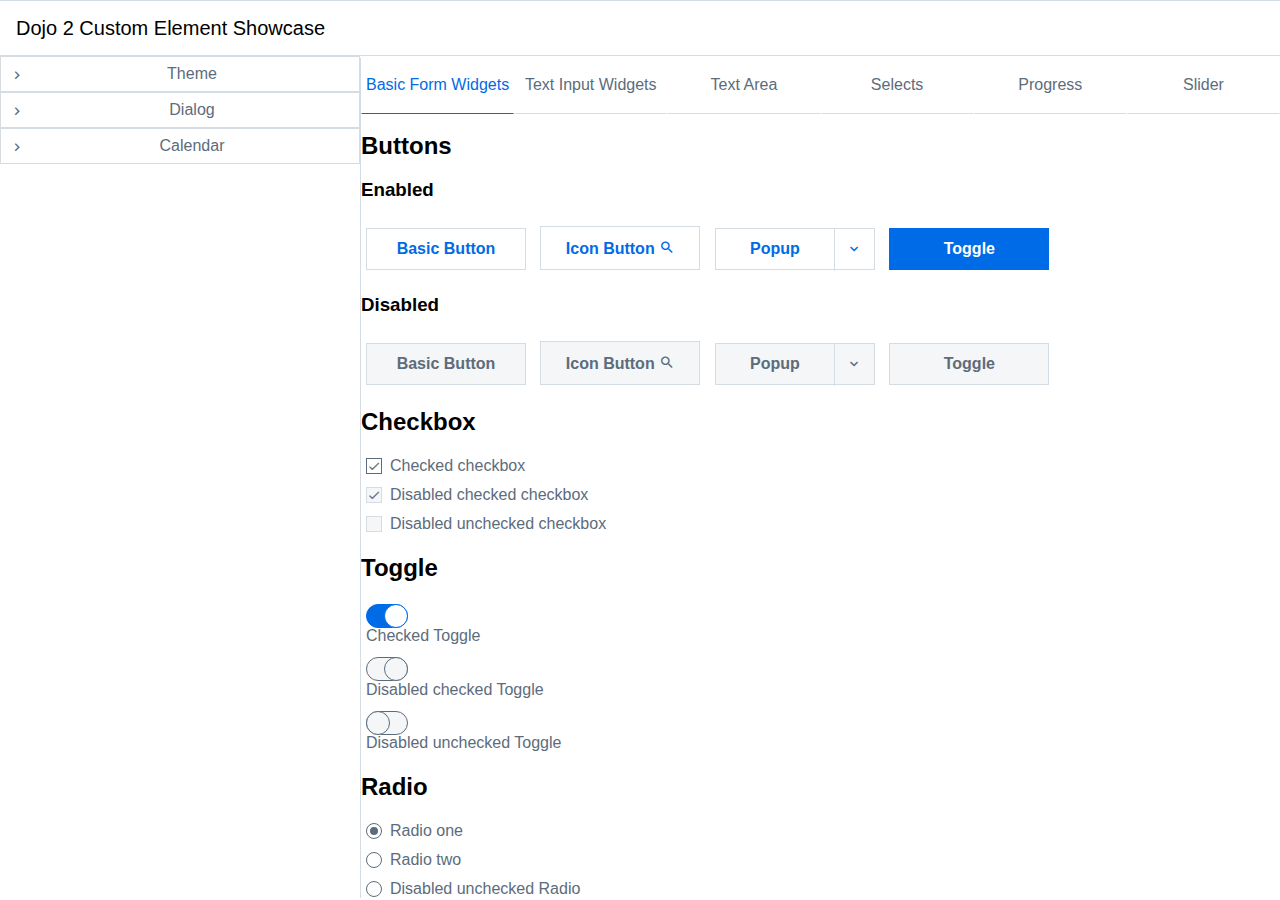
<file: custom-element-showcase/index.html>
<!DOCTYPE html>
<html lang="en">
	<head>
		<title>Dojo 2 Custom Element Showcase</title>
		<meta name="theme-color" content="#222127">
		<meta name="viewport" content="width=device-width, initial-scale=1">
		<script src="custom-elements/custom-elements.min.js"></script>
		<link rel="stylesheet" href="widgets/split-pane/split-pane-0.7.0.css"/>
		<link rel="stylesheet" href="widgets/tab-controller/tab-controller-0.7.0.css"/>
		<link rel="stylesheet" href="widgets/tab/tab-0.7.0.css"/>
		<link rel="stylesheet" href="widgets/button/button-0.7.0.css"/>
		<link rel="stylesheet" href="widgets/icon/icon-0.7.0.css"/>
		<link rel="stylesheet" href="widgets/text-input/text-input-0.7.0.css"/>
		<link rel="stylesheet" href="widgets/accordion-pane/accordion-pane-0.7.0.css"/>
		<link rel="stylesheet" href="widgets/toolbar/toolbar-0.7.0.css"/>
		<link rel="stylesheet" href="widgets/dialog/dialog-0.7.0.css"/>
		<link rel="stylesheet" href="widgets/calendar/calendar-0.7.0.css"/>
		<link rel="stylesheet" href="widgets/title-pane/title-pane-0.7.0.css"/>
		<link rel="stylesheet" href="widgets/text-area/text-area-0.7.0.css"/>
		<link rel="stylesheet" href="widgets/slider/slider-0.7.0.css"/>
		<link rel="stylesheet" href="widgets/label/label-0.7.0.css"/>
		<link rel="stylesheet" href="widgets/checkbox/checkbox-0.7.0.css"/>
		<link rel="stylesheet" href="widgets/select/select-0.7.0.css"/>
		<link rel="stylesheet" href="widgets/progress/progress-0.7.0.css"/>
		<link rel="stylesheet" href="widgets/radio/radio-0.7.0.css"/>
		<link rel="stylesheet" href="widgets/time-picker/time-picker-0.7.0.css"/>
		<link rel="stylesheet" href="widgets/enhanced-text-input/enhanced-text-input-0.7.0.css"/>
		<link rel="stylesheet" href="themes/dojo/dojo-0.7.0.css">
		<style>
			html,
			body {
				margin: 0;
				padding: 0;
				width: 100%;
				height: 100%;
				font-family: arial;
			}

			body {
				display: flex;
				flex-direction: column;
			}

			.split-pane-holder {
				flex: 1;
				overflow: hidden;
			}

			.ce-layout {
				margin: 5px;
				display: inline-block;
			}

			.ce-block {
				display: block;
			}

			.vertical-slider {
				margin-left: 20px;
				display: inline-block;
			}
		</style>
	</head>
	<body>
		<script src="themes/dojo/dojo-0.7.0.js"></script>
		<dojo-toolbar id="dojoToolbar"></dojo-toolbar>
		<div class="split-pane-holder">
			<dojo-split-pane id="dojoSplitPane">
				<dojo-accordion-pane id="dojoAccordianPane">
					<dojo-title-pane id="themePane" key="theme-pane" title="Theme"></dojo-title-pane>
					<dojo-title-pane key="dialog-pane" title="Dialog">
						<dojo-button id="dojoDialogButton">Open Dialog</dojo-button>
						<dojo-dialog id="dojoDialog" title="Dialog"></dojo-dialog>
					</dojo-title-pane>
					<dojo-title-pane key="calendar-pane" title="Calendar">
							<dojo-calendar id="dojoCalendar"></dojo-calendar>
							<dojo-dom id="dojoCalendarLabel" tag="div"></dojo-dom>
					</dojo-title-pane>
				</dojo-accordion-pane>
				<dojo-tab-controller id="dojoTabController">
					<dojo-tab id="dojoTabBasic">
						<div>
							<h2>Buttons</h2>
							<h3>Enabled</h3>
							<dojo-button class="ce-layout">Basic Button</dojo-button>
							<dojo-button class="ce-layout">Icon Button <dojo-icon type="searchIcon"></dojo-icon></dojo-button>
							<dojo-button class="ce-layout" id="dojoEnabledPopupButton">Popup</dojo-button>
							<dojo-button class="ce-layout" id="dojoEnabledToggleButton">Toggle</dojo-button>
							<h3>Disabled</h3>
							<dojo-button class="ce-layout" id="dojoDisabledBasicButton">Basic Button</dojo-button>
							<dojo-button class="ce-layout" id="dojoDisabledIconButton">Icon Button <dojo-icon type="searchIcon"></dojo-icon></dojo-button>
							<dojo-button class="ce-layout" id="dojoDisabledPopupButton">Popup</dojo-button>
							<dojo-button class="ce-layout" id="dojoDisabledToggleButton">Toggle</dojo-button>
							<h2>Checkbox</h2>
							<dojo-checkbox class="ce-layout ce-block" id="dojoCheckedCheckbox" label="Checked checkbox"></dojo-checkbox>
							<dojo-checkbox class="ce-layout ce-block" id="dojoDisabledCheckedCheckbox" label="Disabled checked checkbox"></dojo-checkbox>
							<dojo-checkbox class="ce-layout ce-block" id="dojoDisabledUnCheckedCheckbox" label="Disabled unchecked checkbox"></dojo-checkbox>
							<h2>Toggle</h2>
							<dojo-checkbox class="ce-layout ce-block" id="dojoCheckedToggle" mode="toggle" label="Checked Toggle"></dojo-checkbox>
							<dojo-checkbox class="ce-layout ce-block" id="dojoDisabledCheckedToggle" mode="toggle" label="Disabled checked Toggle"></dojo-checkbox>
							<dojo-checkbox class="ce-layout ce-block" id="dojoDisabledUnCheckedToggle" mode="toggle" label="Disabled unchecked Toggle"></dojo-checkbox>
							<h2>Radio</h2>
							<dojo-radio class="ce-layout ce-block" id="dojoRadioOne" value="radioGroupOne" label="Radio one"></dojo-radio>
							<dojo-radio class="ce-layout ce-block" id="dojoRadioTwo" value="radioGroupOne" label="Radio two"></dojo-radio>
							<dojo-radio class="ce-layout ce-block" id="dojoDisabledUnCheckedRadio" label="Disabled unchecked Radio"></dojo-radio>
						</div>
					</dojo-tab>
					<dojo-tab id="dojoTabInputs">
						<div>
							<h2>Text Input</h2>
							<dojo-text-input class="ce-layout ce-block" id="dojoTextInput" label="Plain Text Input"></dojo-text-input>
							<dojo-text-input class="ce-layout ce-block" id="dojoRequiredTextInput" placeholder="World" label="Required Text Input"></dojo-text-input>
							<dojo-text-input class="ce-layout ce-block" id="dojoEmailTextInput" label="Email Text Input" type="email" type="email" placeholder="Email Address"></dojo-text-input>
							<dojo-text-input class="ce-layout ce-block" id="dojoDisabledTextInput" label="Disabled Text Input"></dojo-text-input>
							<h2>Enhanced Text Input</h2>
							<dojo-enhanced-text-input class="ce-layout ce-block" id="dojoTwitterEnhancedInput" label="Twitter Username" placeholder="username"></dojo-enhanced-text-input>
							<dojo-enhanced-text-input class="ce-layout ce-block" id="dojoPriceEnhancedInput" label="Price, rounded to the nearest dollar" type="number"></dojo-enhanced-text-input>
							<h2>Time Picker</h2>
							<div>Basic Time Picker</div>
							<dojo-time-picker class="ce-layout" id="dojoBasicTimePicker" label="Basic Time Picker"></dojo-time-picker>
						</div>
					</dojo-tab>
					<dojo-tab id="dojoTabTextArea">
						<div>
							<h2>Text Area</h2>
							<div>Example Text Area</div>
							<dojo-text-area id="dojoTextarea"></dojo-text-area>
							<div>Disabled Text Area</div>
							<dojo-text-area id="dojoDisabledTextarea"></dojo-text-area>
						</div>
					</dojo-tab>
					<dojo-tab id="dojoTabSelects">
						<div>
							<h2>Selects</h2>
							<dojo-select id="dojoSimpleSelect" label="Simple string array"></dojo-select>
							<dojo-select id="dojoSimpleDisabledSelect" label="Simple string array (disabled)"></dojo-select>
							<dojo-select id="dojoNativeSelect" label="Simple string array (native)"></dojo-select>
							<dojo-select id="dojoDisabledNativeSelect" label="Simple string array (native, disabled)"></dojo-select>
							<dojo-select id="dojoComplexSelect" label="Complex options array"></dojo-select>
							<dojo-select id="dojoComplexNativeSelect" label="Complex options array (native)"></dojo-select>
						</div>
					</dojo-tab>
					<dojo-tab id="dojoTabProgress">
						<div>
							<h2>Progress Bars</h2>
							<div>value: 50%</div>
							<dojo-progress id="dojoProgress"></dojo-progress>
							<div>value: 0.3, max: 1</div>
							<dojo-progress id="dojoProgressMaxOne"></dojo-progress>
							<div>value: 250, custom output function</div>
							<dojo-progress id="dojoProgressCustomOutput"></dojo-progress>
							<div>value: 10, showOutput: false</div>
							<dojo-progress id="dojoProgressNoOutput"></dojo-progress>
						</div>
					</dojo-tab>
					<dojo-tab id="dojoTabSlider">
						<div>
							<h2>Sliders</h2>
							<div>Horizontal slider, value: 50</div>
							<dojo-slider id="dojoSlider" label="'How much do you like tribbles?'"></dojo-slider>
							<div>Disabled slider, value: 30</div>
							<dojo-slider id="dojoDisabledSlider" label="Disabled Slider"></dojo-slider>
							<div>Vertical slider with validation</div>
							<dojo-slider id="dojoVerticalSlider"></dojo-slider>
						</div>
					</dojo-tab>
				</dojo-tab-controller>
			</dojo-split-pane>
		</div>

		<script async src="widgets/calendar/calendar-0.7.0.js"></script>
		<script async src="widgets/button/button-0.7.0.js"></script>
		<script async src="widgets/icon/icon-0.7.0.js"></script>
		<script async src="widgets/text-input/text-input-0.7.0.js"></script>
		<script async src="widgets/tab/tab-0.7.0.js"></script>
		<script async src="widgets/tab-controller/tab-controller-0.7.0.js"></script>
		<script async src="widgets/text-area/text-area-0.7.0.js"></script>
		<script async src="widgets/slider/slider-0.7.0.js"></script>
		<script async src="widgets/select/select-0.7.0.js"></script>
		<script async src="widgets/title-pane/title-pane-0.7.0.js"></script>
		<script async src="widgets/dialog/dialog-0.7.0.js"></script>
		<script async src="widgets/accordion-pane/accordion-pane-0.7.0.js"></script>
		<script async src="widgets/split-pane/split-pane-0.7.0.js"></script>
		<script async src="widgets/toolbar/toolbar-0.7.0.js"></script>
		<script async src="widgets/label/label-0.7.0.js"></script>
		<script async src="widgets/progress/progress-0.7.0.js"></script>
		<script async src="widgets/radio/radio-0.7.0.js"></script>
		<script async src="widgets/checkbox/checkbox-0.7.0.js"></script>
		<script async src="widgets/enhanced-text-input/enhanced-text-input-0.7.0.js"></script>
		<script async src="widgets/time-picker/time-picker-0.7.0.js"></script>
		<script>
			// Main Tool Bar
			var menu = document.getElementById('dojoToolbar');
			menu.collapseWidth = 700;
			menu.fixed = true;
			menu.heading = 'Dojo 2 Custom Element Showcase';

			// Split Pane
			var splitpane = document.getElementById('dojoSplitPane');
			splitpane.size = 360;
			splitpane.addEventListener('resize', function (event) {
				splitpane.size = event.detail[0];
			});

			// Accordian
			var panes = document.getElementById('dojoAccordianPane');
			var openPaneKeys = [];
			panes.addEventListener('requestopen', function (event) {
				var openKey = event.detail[0];
				var keyIndex = openPaneKeys.indexOf(openKey);
				if (keyIndex === -1) {
					openPaneKeys.push(openKey);
				}
				panes.openKeys = openPaneKeys;
			});
			panes.addEventListener('requestclose', function (event) {
				var openKey = event.detail[0];
				var keyIndex = openPaneKeys.indexOf(openKey);
				if (keyIndex !== -1) {
					openPaneKeys.splice(keyIndex, 1);
				}
				panes.openKeys = openPaneKeys;
			});

			// Theme
			var themePane = document.getElementById('themePane');
			var themes = Object.keys(window.dojoce.themes);
			var currentTheme = window.dojoce.theme;
			var selectedRadio;

			themes.forEach(function (theme) {
				var radio = document.createElement('dojo-radio');
				radio.checked = theme === currentTheme;
				if (radio.checked) {
					selectedRadio = radio;
				}
				radio.addEventListener('change', function (event) {
					if (event.detail) {
						window.dojoce.theme = event.detail[0];
						selectedRadio.checked = false;
						radio.checked = true;
						selectedRadio = radio;
					}
				});
				radio.setAttribute('label', theme);
				radio.setAttribute('value', theme);
				themePane.appendChild(radio);
			});

			// Calendar
			var calendar = document.getElementById('dojoCalendar');
			var selectedDate = document.getElementById('dojoCalendarLabel');

			calendar.selectedDate = new Date();
			selectedDate.setAttribute('label', calendar.selectedDate.toDateString());
			calendar.addEventListener('monthchange', function (event) {
				calendar.month = event.detail[0];
			});
			calendar.addEventListener('yearchange', function (event) {
				calendar.year = event.detail[0];
			});
			calendar.addEventListener('dateselect', function (event) {
				calendar.selectedDate = event.detail[0];
				selectedDate.setAttribute('label', calendar.selectedDate.toDateString());
			});

			// Dialog
			var dialog = document.getElementById('dojoDialog');
			var openDialogButton = document.getElementById('dojoDialogButton');
			dialog.modal = true;
			dialog.underlay = true;
			dialog.closeable = true;
			dialog.open = false;
			openDialogButton.addEventListener('click', function () {
				dialog.open = true;
			});
			dialog.addEventListener('requestclose', function () {
				dialog.open = false;
			});

			// Tab Controller
			var tabController = document.getElementById('dojoTabController');
			var basicTab = document.getElementById('dojoTabBasic');
			var inputsTab = document.getElementById('dojoTabInputs');
			var textareaTab = document.getElementById('dojoTabTextArea');
			var selectsTab = document.getElementById('dojoTabSelects');
			var progressTab = document.getElementById('dojoTabProgress');
			var sliderTab = document.getElementById('dojoTabSlider');

			tabController.activeIndex = 0;
			tabController.addEventListener('requesttabchange', function (event) {
				tabController.activeIndex = event.detail[0];
			});

			// Basic Form Widgets
			basicTab.label = "Basic Form Widgets";

			// Buttons

			var popupButton = document.getElementById('dojoEnabledPopupButton');
			var toggleButton = document.getElementById('dojoEnabledToggleButton');
			var disabledBasicButton = document.getElementById('dojoDisabledBasicButton');
			var disabledIconButton = document.getElementById('dojoDisabledIconButton');
			var disabledPopupButton = document.getElementById('dojoDisabledPopupButton');
			var disabledToggleButton = document.getElementById('dojoDisabledToggleButton');

			toggleButton.pressed = true;

			toggleButton.addEventListener('click', function () {
				toggleButton.pressed = !toggleButton.pressed;
			});
			popupButton.popup = {
				expanded: false,
				id: 'dojoPopupButton'
			};

			disabledBasicButton.disabled = true;
			disabledIconButton.disabled = true;
			disabledPopupButton.popup = {
				expanded: false,
				id: 'dojoPopupButton'
			};
			disabledPopupButton.disabled = true;
			disabledToggleButton.disabled = true;
			disabledToggleButton.addEventListener('click', function () {
				disabledToggleButton.pressed = !disabledToggleButton.pressed;
			});

			// Checkbox
			var checkbox = document.getElementById('dojoCheckedCheckbox');
			var disabledCheckedCheckbox = document.getElementById('dojoDisabledCheckedCheckbox');
			var disabledCheckbox = document.getElementById('dojoDisabledUnCheckedCheckbox');

			checkbox.checked = true;
			checkbox.addEventListener('change', function () {
				checkbox.checked = !checkbox.checked;
			});

			disabledCheckedCheckbox.checked = true;
			disabledCheckedCheckbox.disabled = true;
			disabledCheckbox.disabled = true;

			// Toggle
			var toggle = document.getElementById('dojoCheckedToggle');
			var disabledCheckedToggle = document.getElementById('dojoDisabledCheckedToggle');
			var disabledUnCheckedToggle = document.getElementById('dojoDisabledUnCheckedToggle');

			toggle.checked = true;
			toggle.addEventListener('change', function () {
				toggle.checked = !toggle.checked;
			});

			disabledCheckedToggle.disabled = true;
			disabledCheckedToggle.checked = true;
			disabledUnCheckedToggle.disabled = true;
			disabledUnCheckedToggle.checked = false;

			// Radio
			var radioOne = document.getElementById('dojoRadioOne');
			var radioTwo = document.getElementById('dojoRadioTwo');
			var disabledRadio = document.getElementById('dojoDisabledUnCheckedRadio');

			radioOne.checked = true;

			// Text Input Widgets
			inputsTab.label = "Text Input Widgets";

			var textInput = document.getElementById('dojoTextInput');
			var requiredInput = document.getElementById('dojoRequiredTextInput');
			var emailInput = document.getElementById('dojoEmailTextInput');
			var disabledInput = document.getElementById('dojoDisabledTextInput');
			var twitterInput = document.getElementById('dojoTwitterEnhancedInput');
			var priceInput = document.getElementById('dojoPriceEnhancedInput');

			textInput.addEventListener('input', function () {
				if (event.detail) {
					textInput.setAttribute('value', event.detail[0]);
				}
			});

			requiredInput.addEventListener('input', function () {
				if (event.detail) {
					requiredInput.setAttribute('value', event.detail[0]);
				}
			});

			emailInput.addEventListener('input', function () {
				if (event.detail) {
					emailInput.setAttribute('value', event.detail[0]);
				}
			});

			requiredInput.required = true;
			disabledInput.value = "Initial Value";
			disabledInput.disabled = true;
			disabledInput.readOnly = true;

			twitterInput.addonBefore = [ '@' ];
			priceInput.addonBefore = [ '$' ];
			priceInput.addonAfter = [ '.00' ];

			twitterInput.addEventListener('input', function () {
				if (event.detail) {
					twitterInput.setAttribute('value', event.detail[0]);
				}
			});

			priceInput.addEventListener('input', function () {
				if (event.detail) {
					priceInput.setAttribute('value', event.detail[0]);
				}
			});


			var timePicker = document.getElementById('dojoBasicTimePicker');

			timePicker.clearable = true;
			timePicker.end = '23:59';
			timePicker.label = 'Basic Time Picker';
			timePicker.start = '00:00';
			timePicker.step = 1800;
			timePicker.value = '10:30';
			timePicker.options = undefined;
			timePicker.addEventListener('change', function (event) {
				if (event.detail) {
					timePicker.value = event.detail[0];
				}
			});

			textareaTab.label = "Text Area";

			var textarea = document.getElementById('dojoTextarea');
			var disabledTextarea = document.getElementById('dojoDisabledTextarea');

			textarea.columns = 40;
			textarea.rows = 8;
			textarea.placeholder = 'Hello, World';

			disabledTextarea.columns = 40;
			disabledTextarea.rows = 8;
			disabledTextarea.placeholder = 'Hello, World';
			disabledTextarea.disabled = true;

			// Selects
			selectsTab.label = "Selects";

			var select = document.getElementById('dojoSimpleSelect');
			var disabledSelect = document.getElementById('dojoSimpleDisabledSelect');
			var nativeSelect = document.getElementById('dojoNativeSelect');
			var disabledNativeSelect = document.getElementById('dojoDisabledNativeSelect');
			var complexSelect = document.getElementById('dojoComplexSelect');
			var complexNativeSelect = document.getElementById('dojoComplexNativeSelect');

			select.options = [ 'foo', 'bar', 'baz', 'qux' ];
			select.addEventListener('change', function(event) {
				select.setAttribute('value', event.detail[0]);
			});
			disabledSelect.disabled = true;
			disabledSelect.options = [ 'foo', 'bar', 'baz', 'qux' ];
			nativeSelect.options = [ 'foo', 'bar', 'baz', 'qux' ];
			nativeSelect.useNativeElement = true;
			disabledNativeSelect.options = [ 'foo', 'bar', 'baz', 'qux' ];
			disabledNativeSelect.useNativeElement = true;
			disabledNativeSelect.disabled = true;

			var animalOptions = [
				{
					value: 'cat',
					label: 'Cat'
				},
				{
					value: 'dog',
					label: 'Dog'
				},
				{
					value: 'hamster',
					label: 'Hamster'
				},
				{
					value: 'goat',
					label: 'Goat',
					disabled: true
				}
			];

			var getOptionDisabled = function (option) {
				return option.disabled;
			}
			var getOptionLabel = function (option) {
				return option.label;
			}
			var getOptionValue = function (option) {
				return option.value;
			}

			complexSelect.options = animalOptions;
			complexSelect.getOptionDisabled = getOptionDisabled;
			complexSelect.getOptionLabel = getOptionLabel;
			complexSelect.getOptionValue = getOptionValue;
			complexSelect.addEventListener('change', function(event) {
				complexSelect.setAttribute('value', event.detail[0].value);
			});

			complexNativeSelect.useNativeElement = true;
			complexNativeSelect.options = animalOptions;
			complexNativeSelect.getOptionDisabled = getOptionDisabled;
			complexNativeSelect.getOptionLabel = getOptionLabel;
			complexNativeSelect.getOptionValue = getOptionValue;

			// Progress
			progressTab.label = "Progress";

			var progress = document.getElementById('dojoProgress');
			var progressMaxOne = document.getElementById('dojoProgressMaxOne');
			var progressCustomOutput = document.getElementById('dojoProgressCustomOutput');
			var progressNoOutput = document.getElementById('dojoProgressNoOutput');

			progress.value = 50;
			progressMaxOne.value = 0.3;
			progressMaxOne.max = 1;
			progressCustomOutput.value = 250;
			progressCustomOutput.max = 750;
			progressCustomOutput.output = function(value, percent) {
				return value + ' of 750 is ' + percent;
			}
			progressNoOutput.value = 10;
			progressNoOutput.showOutput = false;

			// Sliders
			sliderTab.label = "Slider";

			var slider = document.getElementById('dojoSlider');
			var disabledSlider = document.getElementById('dojoDisabledSlider');
			var verticalSlider = document.getElementById('dojoVerticalSlider');

			slider.min = 0;
			slider.max = 100;
			slider.step = 1;
			slider.output = function (value) {
				if (value < 20) { return 'I am a Klingon'; }
				if (value < 40) { return 'Tribbles only cause trouble'; }
				if (value < 60) { return 'They\`re kind of cute'; }
				if (value < 80) { return 'Most of my salary goes to tribble food'; }
				else { return 'I permanently altered the ecology of a planet for my tribbles'; }
			}
			slider.value = 50;
			slider.addEventListener('input', function (event) {
				slider.value = event.detail[0];
			});
			disabledSlider.min = 0;
			disabledSlider.max = 100;
			disabledSlider.step = 1;
			disabledSlider.value = 30;
			disabledSlider.disabled = true;
			verticalSlider.value = 0;
			verticalSlider.vertical = true;
			verticalSlider.invalid = false;
			verticalSlider.outputIsTooltip = true;
			verticalSlider.output = function (value) {
				return verticalSlider.invalid ? value + '!' : value + '';
			}
			verticalSlider.addEventListener('input', function (event) {
				var value = event.detail[0];
				verticalSlider.invalid = value > 50;
				verticalSlider.value = value;
			});
		</script>
	</body>
</html>
</file>
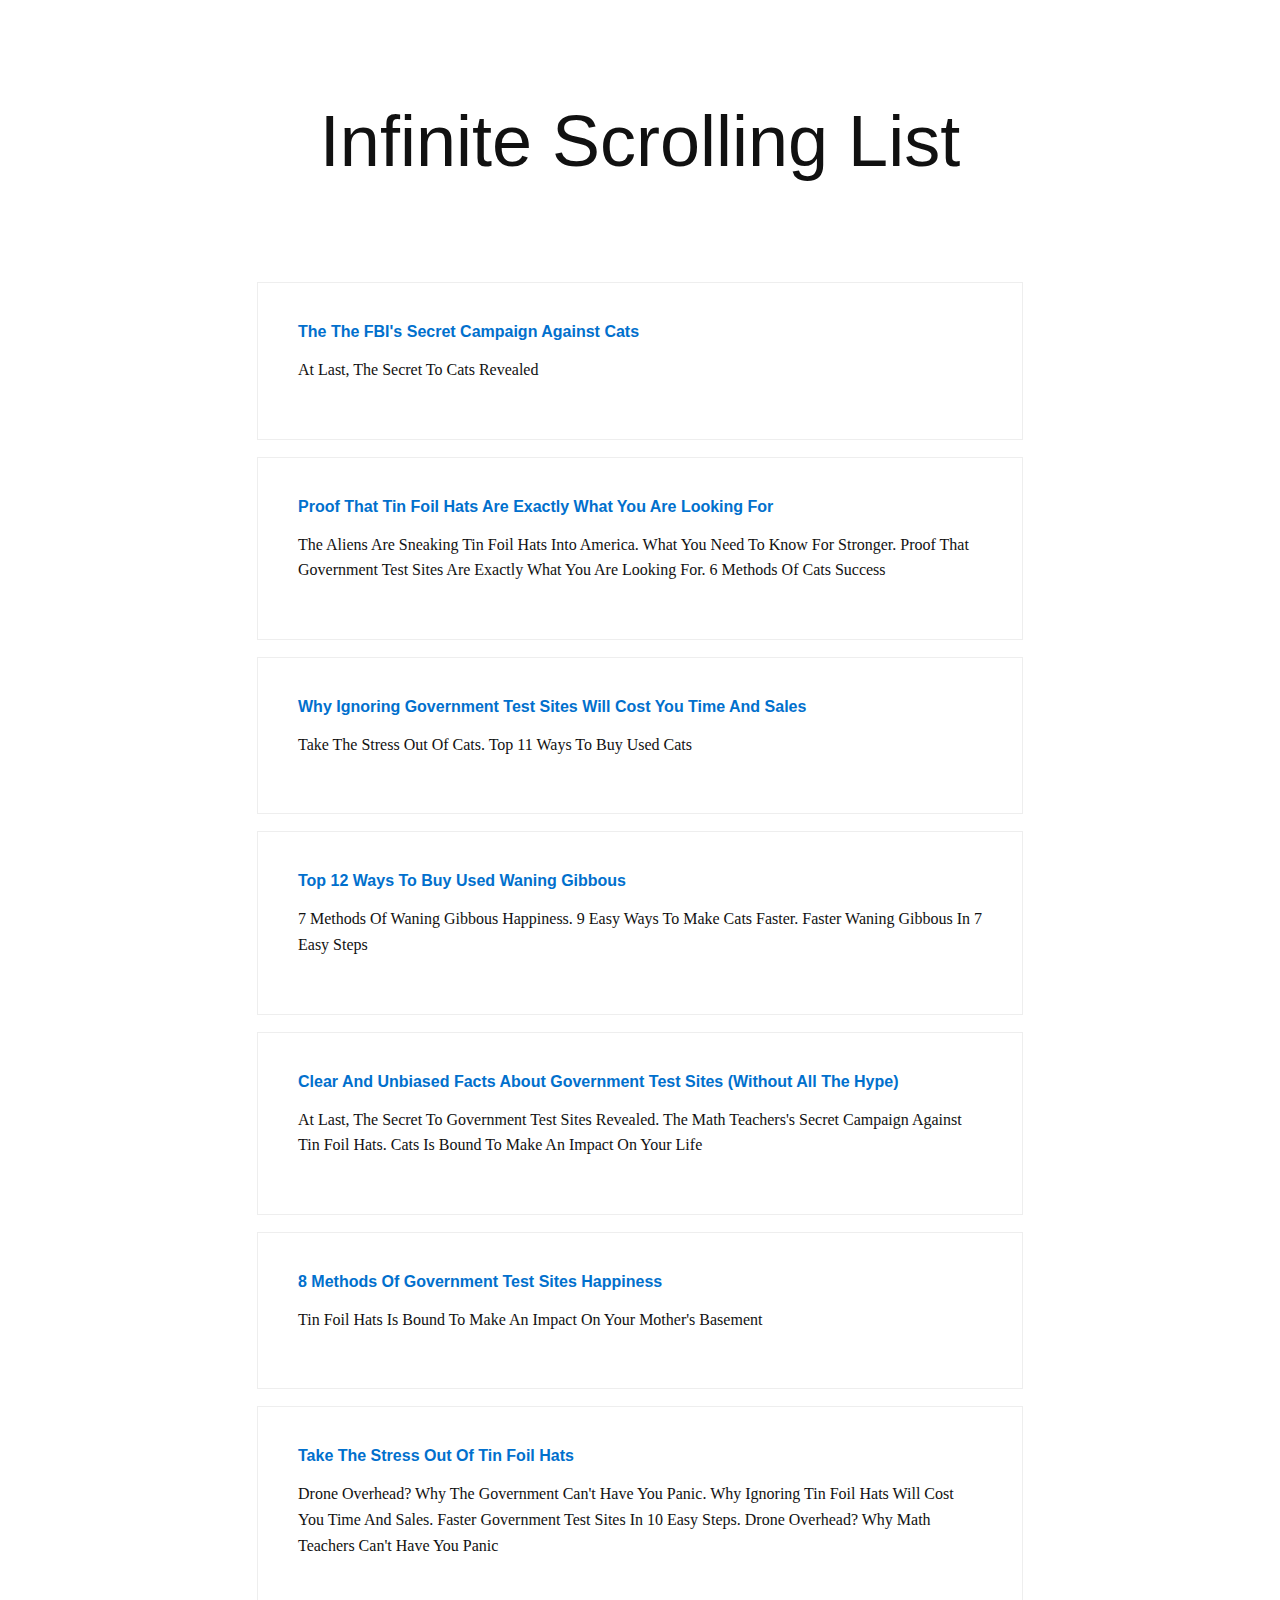
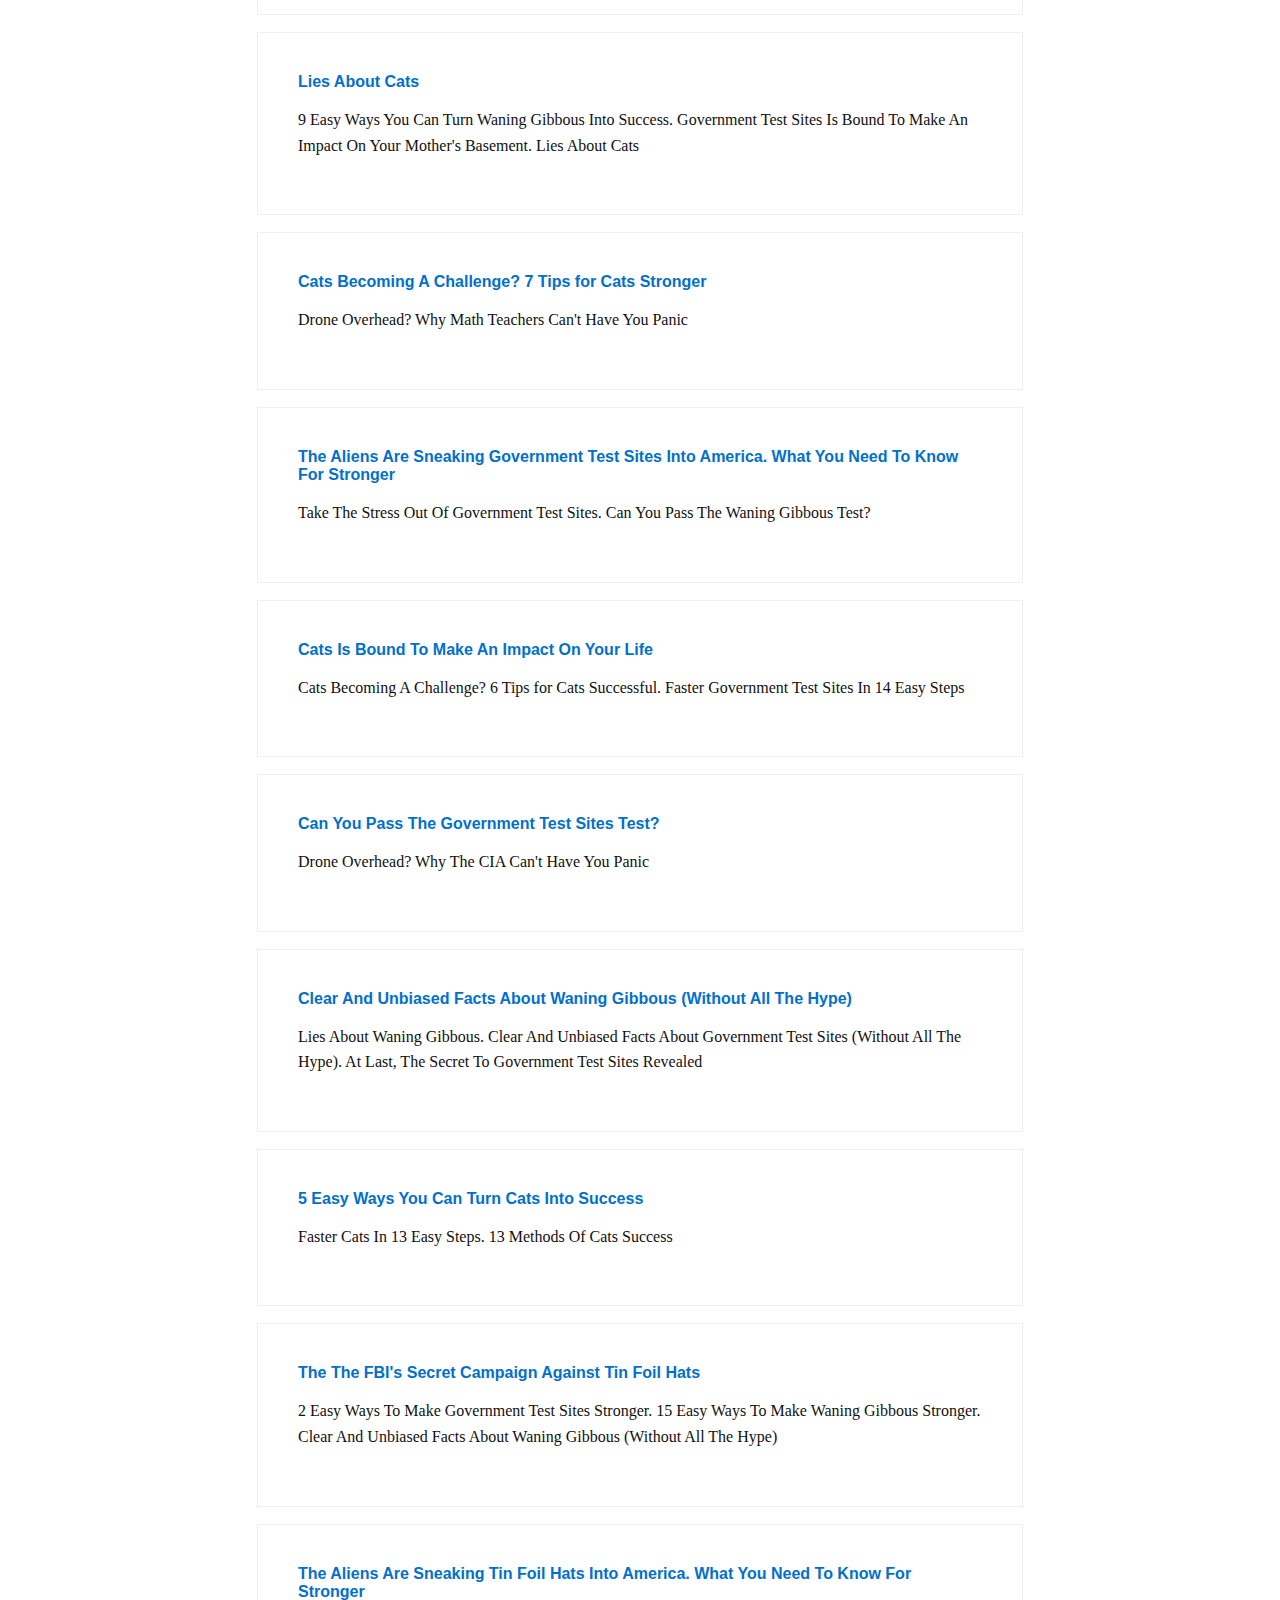
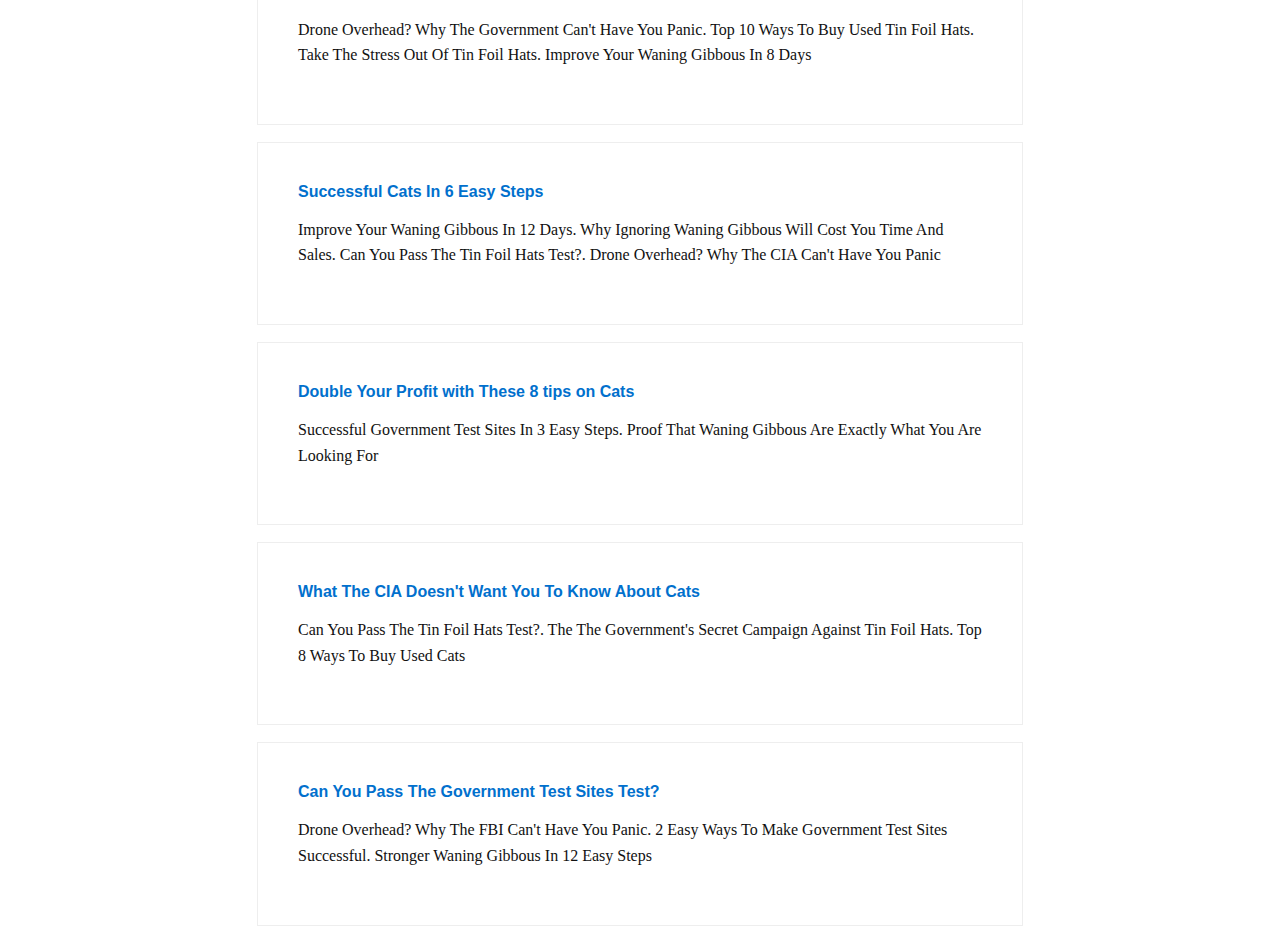
<file: intersection-observer/index.html>
<!DOCTYPE html>
<html>
<head>
	<title>Infinite Scrolling List</title>
	<meta name="theme-color" content="#222127">
	<meta name="viewport" content="width=device-width, initial-scale=1">
<link href="main.4c861ca1a1342a7dd115ded1a6341dad.bundle.css" rel="stylesheet"></head>
<body>
<script type="text/javascript" src="runtime.d41d8cd98f00b204e980.bundle.js"></script><script type="text/javascript" src="main.84a45410d4177602403f.bundle.js"></script></body>
</html>
</file>
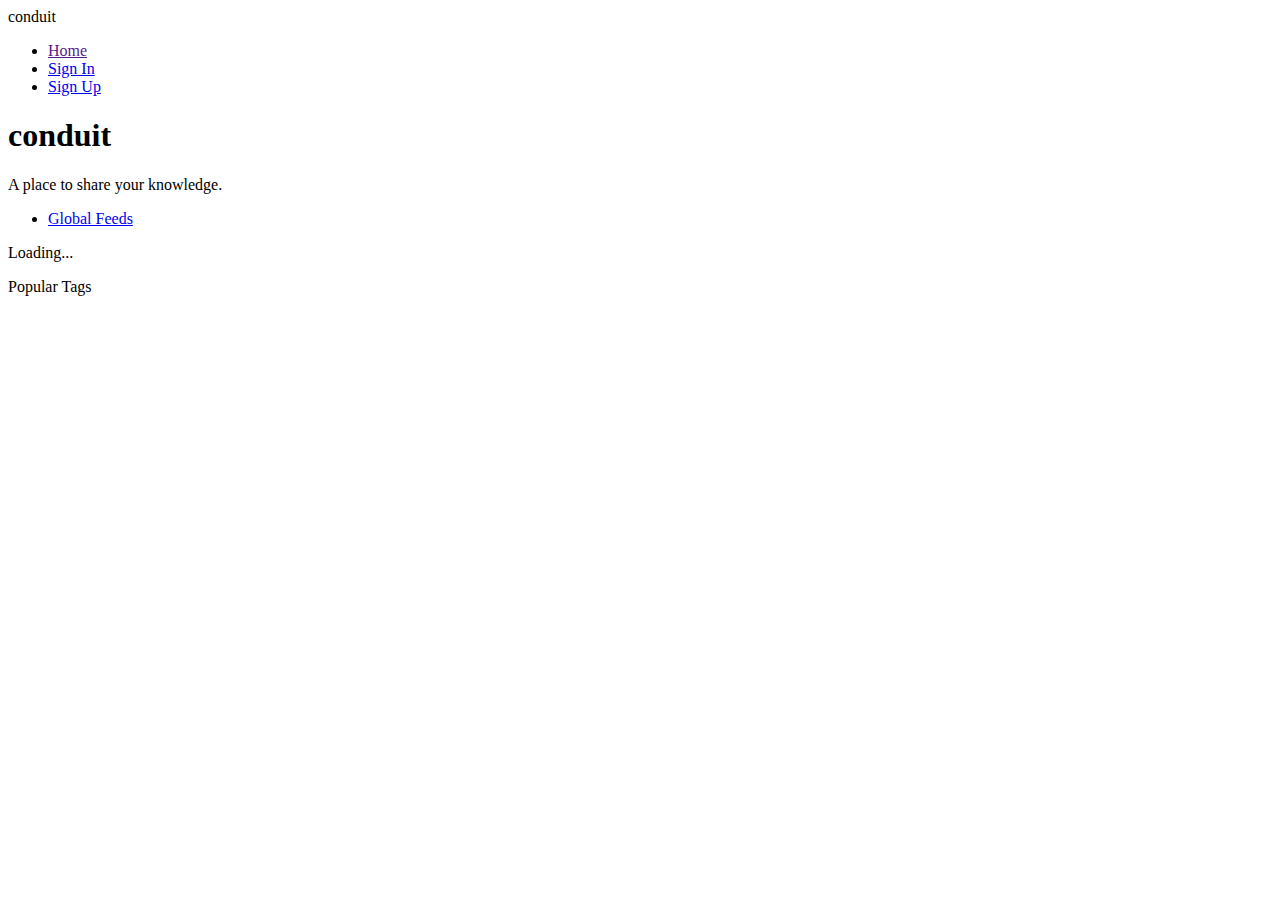
<file: realworld/index.html>
<!DOCTYPE html>
<html>
<head>
	<title>dojo2-realworld</title>
	<meta name="theme-color" content="#222127">
	<meta name="viewport" content="width=device-width, initial-scale=1">
	<link href="//code.ionicframework.com/ionicons/2.0.1/css/ionicons.min.css" rel="stylesheet" type="text/css">
	<link href="//fonts.googleapis.com/css?family=Titillium+Web:700|Source+Serif+Pro:400,700|Merriweather+Sans:400,700|Source+Sans+Pro:400,300,600,700,300italic,400italic,600italic,700italic" rel="stylesheet" type="text/css">
	<link rel="stylesheet" type="text/css" href="//demo.productionready.io/main.css">
<style>
/*!
 * 
 * [Dojo](https://dojo.io/)
 * Copyright [JS Foundation](https://js.foundation/) & contributors
 * [New BSD license](https://github.com/dojo/meta/blob/master/LICENSE)
 * All rights reserved
 * 
 */
</style></head>
<body>
	<div id="app"></div>
<script>
	(function () {
		var paths = [""];
		var html = ["<div id=\"app\"><nav class=\"navbar navbar-light\"><div class=\"container\"><a class=\"navbar-brand\">conduit</a><ul class=\"nav navbar-nav pull-xs-right\"><li class=\"nav-item\"><a class=\"nav-link active\" href=\"\">Home</a></li><li class=\"nav-item\"><a class=\"nav-link\" href=\"login\">Sign In</a></li><li class=\"nav-item\"><a class=\"nav-link\" href=\"register\">Sign Up</a></li></ul></div></nav><div class=\"home-page\"><div class=\"banner\"><div class=\"container\"><h1 class=\"logo-font\">conduit</h1><p>A place to share your knowledge.</p></div></div><div class=\"container page\"><div class=\"row\"><div class=\"col-md-9\"><div class=\"feed-toggle\"><ul class=\"nav nav-pills outline-active\"><li class=\"nav-item\"><a href=\"#/\" class=\"nav-link active\">Global Feeds</a></li></ul></div><div class=\"article-preview\">Loading...</div></div><div class=\"col-md-3\"><div class=\"sidebar\"><p>Popular Tags</p><div class=\"tag-list\"></div></div></div></div></div></div></div>"];
		var element = document.getElementById('app');
		var target;
		paths.some(function (path, i) {
			var match = (typeof path === 'string' && path === window.location.hash) || path && (typeof path === 'object' && path.match && new RegExp(path.match.join('|')).test(window.location.hash));
			if (match) {
				target = html[i];
			}
			return match;
		});
		if (target && element) {
			var frag = document.createRange().createContextualFragment(target);
			element.parentNode.replaceChild(frag, element);
		}
	}())
</script><link rel="stylesheet" href="main.752063a49ff926e7e7f2ee01b3c20679.bundle.css" media="none" onload="if(media!='all')media='all'" /><script type="text/javascript" src="runtime.d41d8cd98f00b204e980.bundle.js"></script><script type="text/javascript" src="main.52ff5506d7d17764b7de.bundle.js"></script></body>
</html>
</file>
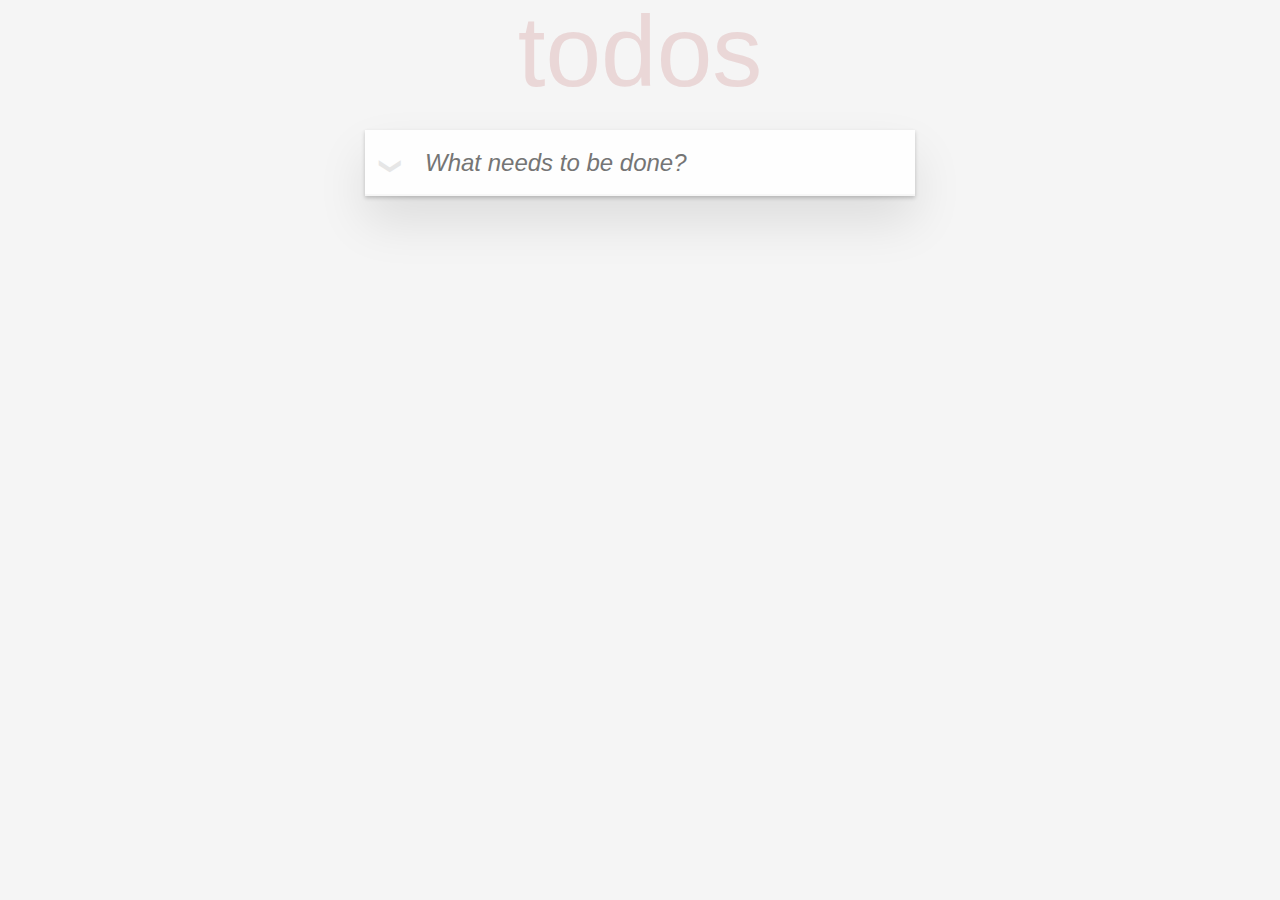
<file: todo-mvc-tsx/index.html>
<!DOCTYPE html>
<html lang="en">
<head>
	<title>todomvc</title>
<link href="main.427cfc0dd517220fea1081e4d2157811.bundle.css" rel="stylesheet"></head>
<body>
<script type="text/javascript" src="runtime.d41d8cd98f00b204e980.bundle.js"></script><script type="text/javascript" src="main.029c957854b44c8f1ad2.bundle.js"></script></body>
</html>
</file>
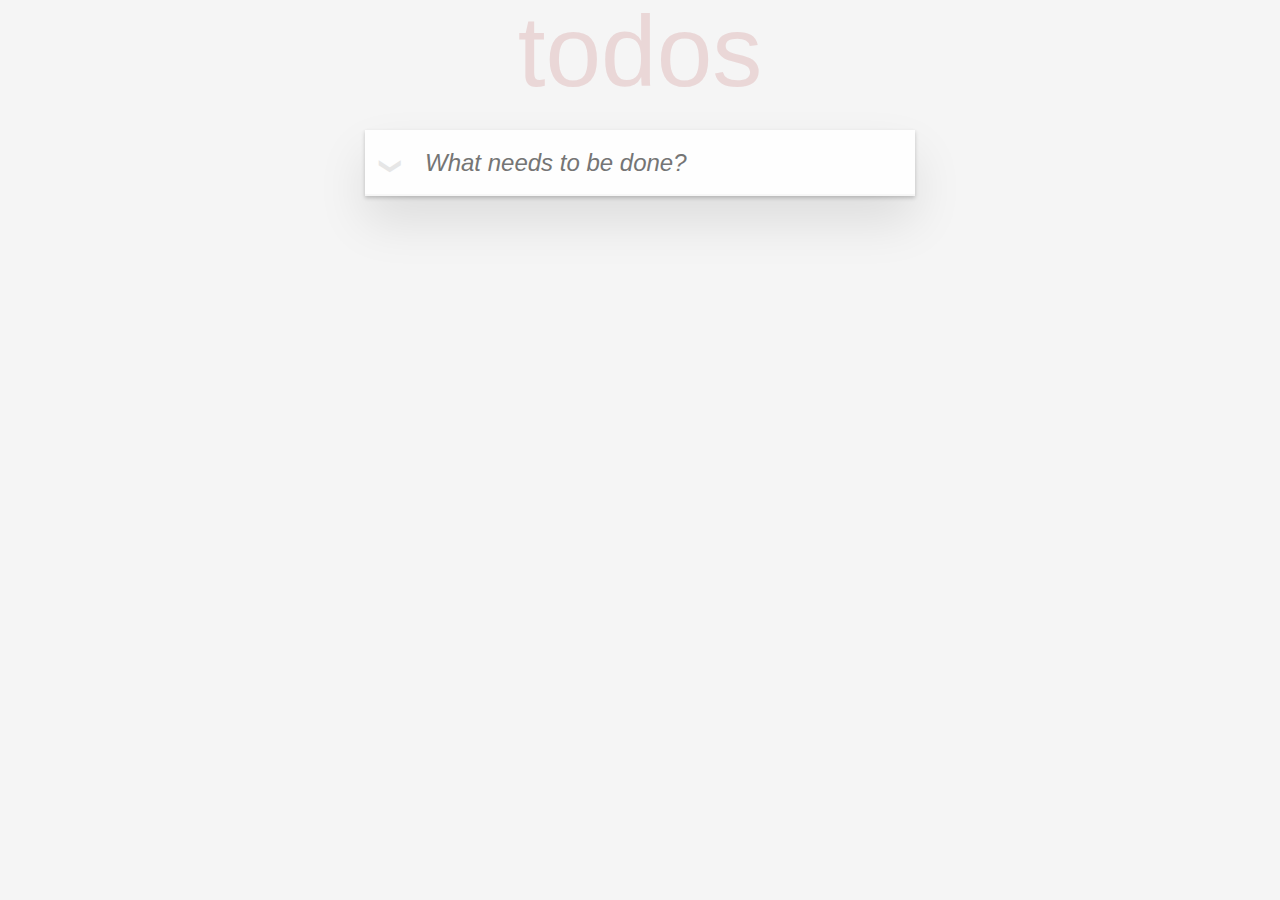
<file: todo-mvc/index.html>
<!DOCTYPE html>
<html lang="en">
<head>
	<title>todomvc</title>
<link href="main.36b99bd852265d7d27e74ffae05099bd.bundle.css" rel="stylesheet"></head>
<body>
<script type="text/javascript" src="runtime.d41d8cd98f00b204e980.bundle.js"></script><script type="text/javascript" src="main.a087b7b837a4ce500e8f.bundle.js"></script></body>
</html>
</file>
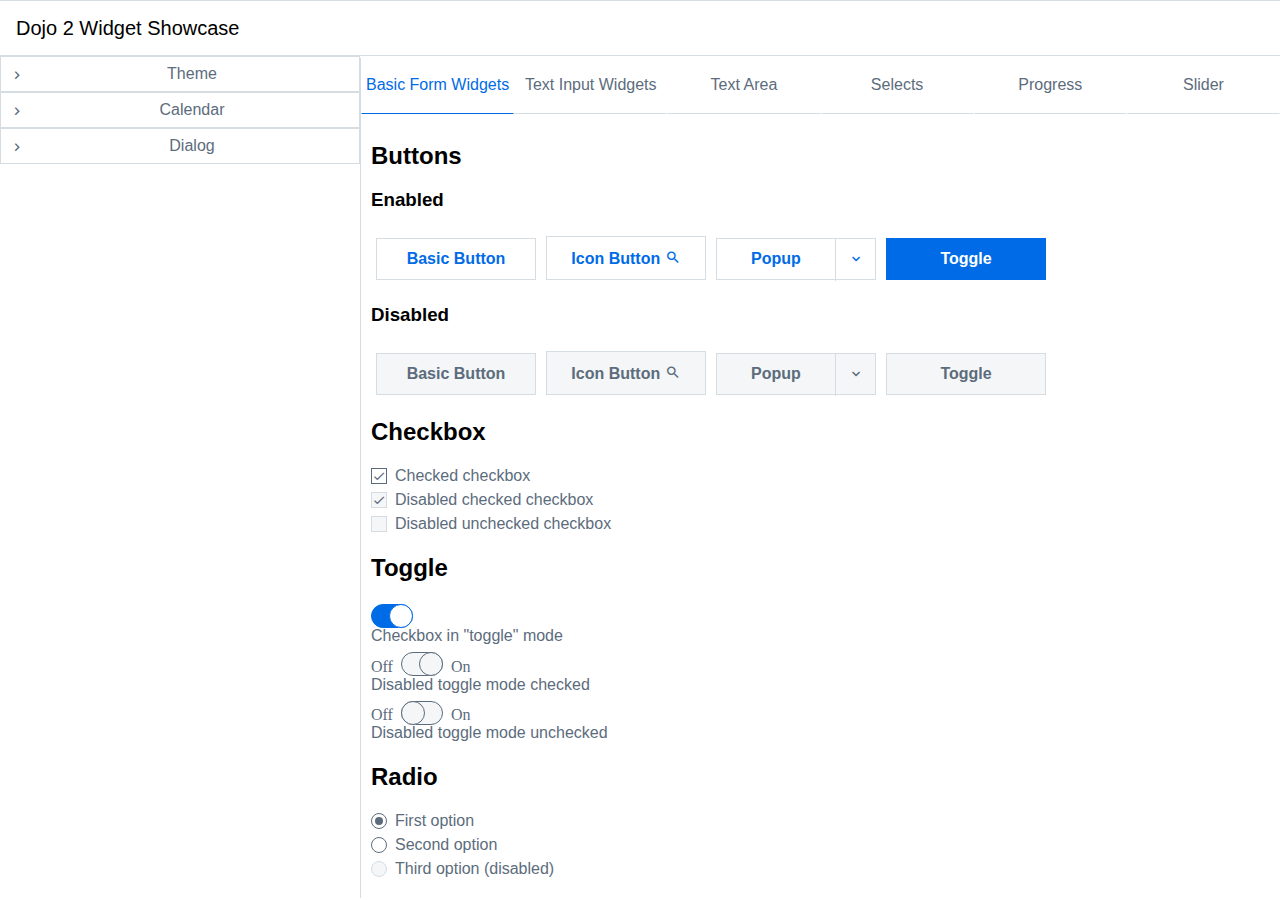
<file: widget-showcase/index.html>
<!DOCTYPE html>
<html lang="en">
<head>
	<title>showcase</title>
	<meta name="theme-color" content="#222127">
	<meta name="viewport" content="width=device-width, initial-scale=1">
<link href="main.d5270704b8949f5d6570f93a428f446f.bundle.css" rel="stylesheet"></head>
<body>
<script type="text/javascript" src="runtime.d41d8cd98f00b204e980.bundle.js"></script><script type="text/javascript" src="main.1b207a72843aebb13d60.bundle.js"></script></body>
</html>
</file>
<file: custom-element-showcase/themes/dojo/dojo-0.7.0.css>
.accordion-pane-m__root__3ppCW { }
:root {
	/* Spacing */

	/* Fonts */

	/* Color hex values */

	/* Color usage names */

	/* Border and shadow */

	/* Transitions */

	/* Z-index levels */
}

.button-m__root__1MVuO, .button-m__root__1MVuO *, .button-m__root__1MVuO:before, .button-m__root__1MVuO:after { -webkit-box-sizing: border-box; box-sizing: border-box; }

.button-m__root__1MVuO {
	background-color: #ffffff;
	border: 1px solid #d6dde2;
	color: #006be6;
	cursor: pointer;
	display: inline-block;
	font-size: 16px;
	font-weight: bold;
	line-height: 24px;
	min-width: 160px;
	padding: 8px;
	-webkit-transition: all 0.25s ease;
	transition: all 0.25s ease;
	margin: 0;
}

.button-m__root__1MVuO:hover,
.button-m__root__1MVuO:focus {
	border-color: #006be6;
	-webkit-box-shadow: 0 2px 2px 0 rgba(0, 107, 230, 0.2);
	        box-shadow: 0 2px 2px 0 rgba(0, 107, 230, 0.2);
	outline: none;
}

.button-m__root__1MVuO:hover .button-m__addon__d0lqb,
.button-m__root__1MVuO:focus .button-m__addon__d0lqb {
	border-left-color: #006be6;
}

.button-m__pressed__sEK8Q {
	background-color: #006be6;
	border-color: #006be6;
	color: #ffffff;
}

.button-m__pressed__sEK8Q .button-m__addon__d0lqb {
	border-left-color: rgb(41, 141, 255);
}

.button-m__popup__itwag {
	padding-right: 48px;
	position: relative;
}

.button-m__addon__d0lqb {
	border-left: 1px solid #d6dde2;
	line-height: 24px;
	padding: 8px;
	position: absolute;
	right: 0;
	text-align: center;
	top: 0;
	width: 40px; /* square icon addons */
	-webkit-transition: border 0.25s ease;
	transition: border 0.25s ease;
}

.button-m__disabled__GWYZh,
.button-m__disabled__GWYZh:hover {
	background-color: #f4f6f7;
	border-color: #d6dde2;
	-webkit-box-shadow: none;
	        box-shadow: none;
	color: #5c6c7c;
	cursor: default;
}
:root {
	/* Spacing */

	/* Fonts */

	/* Color hex values */

	/* Color usage names */

	/* Border and shadow */

	/* Transitions */

	/* Z-index levels */
}

.calendar-m__root__2EiY8,
.calendar-m__root__2EiY8 *,
.calendar-m__root__2EiY8 *::before,
.calendar-m__root__2EiY8 *::after {
	-webkit-box-sizing: border-box;
	        box-sizing: border-box;
}

.calendar-m__root__2EiY8 {
	border: 1px solid #d6dde2;
	display: inline-block;
	font-size: 16px;
	line-height: 24px;
	margin: 0 18px;
	position: relative;
	width: 284px;
}

.calendar-m__dateGrid__1QYFL {
	width: 100%;
}

/* Date grid */

.calendar-m__weekday__ec1JA, .calendar-m__date__2B1PP {
	text-align: center;
	width: 14.28%;
}

.calendar-m__weekday__ec1JA {
	background-color: #f4f6f7;
	border-bottom: 1px solid #d6dde2;
	color: #5c6c7c;
	font-weight: normal;
	padding: 0 4px;
	text-align: center;
	font-size: 14px;
	text-transform: uppercase;
}

.calendar-m__weekday__ec1JA abbr {
	text-decoration: none;
}

.calendar-m__date__2B1PP {
	color: #5c6c7c;
	cursor: pointer;
	font-weight: bold;
	outline: 1px solid transparent;
	padding: 8px;
	-webkit-transition: all 0.25s ease;
	transition: all 0.25s ease;
}

.calendar-m__todayDate__3hfl8 {
	background-color: #f4f6f7;
}

.calendar-m__date__2B1PP:focus,
.calendar-m__date__2B1PP:hover {
	color: #006be6;
	outline: 1px solid #d6dde2;
}

.calendar-m__inactiveDate__2mvSn {
	color: #d6dde2;
}

.calendar-m__selectedDate__2C9wP {
	background-color: #006be6;
	color: #ffffff;
}

.calendar-m__selectedDate__2C9wP:focus,
.calendar-m__selectedDate__2C9wP:hover {
	background-color: #ffffff;
	color: #006be6;
	outline: 1px solid #006be6;
}

/* Date picker  */

.calendar-m__topMatter__1M9iQ {
	display: -webkit-box;
	display: -ms-flexbox;
	display: flex;
	background: #f4f6f7;
	border-bottom: 1px solid #d6dde2;
}

.calendar-m__monthTrigger__bogJ1,
.calendar-m__yearTrigger__3IHT8,
.calendar-m__previous__2FNGk,
.calendar-m__next__2bXlc {
	background: 0;
	border: 1px solid transparent;
	color: inherit;
	cursor: pointer;
	font-family: inherit;
	line-height: inherit;
	outline: none;
	-webkit-transition: border-color 0.25s ease;
	transition: border-color 0.25s ease;
}

.calendar-m__monthTrigger__bogJ1:focus,
.calendar-m__monthTrigger__bogJ1:hover,
.calendar-m__yearTrigger__3IHT8:focus,
.calendar-m__yearTrigger__3IHT8:hover,
.calendar-m__previous__2FNGk:focus,
.calendar-m__previous__2FNGk:hover,
.calendar-m__next__2bXlc:focus,
.calendar-m__next__2bXlc:hover {
	border-color: #006be6;
}

.calendar-m__monthTrigger__bogJ1,
.calendar-m__yearTrigger__3IHT8 {
	color: #000000;
	-webkit-box-flex: 0;
	    -ms-flex: 0;
	        flex: 0;
	font-size: 14px;
	padding: 8px;
	text-transform: uppercase;
}

.calendar-m__monthTriggerActive__33Pfs,
.calendar-m__yearTriggerActive__1Eg8e {
	border-color: transparent;
	border-bottom-color: #006be6;
	color: #006be6;
}

.calendar-m__previous__2FNGk,
.calendar-m__next__2bXlc {
	background-color: #f4f6f7;
	border: 1px solid #d6dde2;
	color: #000000;
	display: block;
	font-size: 24px;
	line-height: 1;
	padding: 12px 0;
	position: absolute;
	top: 50%;
	width: 18px;
}

.calendar-m__previous__2FNGk i,
.calendar-m__next__2bXlc i {
	position: relative;
	left: -4px;
}

.calendar-m__previous__2FNGk {
	left: 0;
	-webkit-transform: translate(-100%, -50%);
	        transform: translate(-100%, -50%);
}

.calendar-m__next__2bXlc {
	right: 0;
	-webkit-transform: translate(100%, -50%);
	        transform: translate(100%, -50%);
}

.calendar-m__monthGrid__-1hB1,
.calendar-m__yearGrid__3YnyC {
	position: relative;
	background-color: #ffffff;
}

.calendar-m__monthFields__pBbwV,
.calendar-m__yearFields__GMX-8 {
	border: 0;
	margin: 0;
	padding: 0;
}

.calendar-m__monthRadio__3Z2Fm,
.calendar-m__yearRadio__1XT6o {
	display: block;
	float: left;
	position: relative;
	text-align: center;
	text-transform: capitalize;
}

.calendar-m__monthRadio__3Z2Fm {
	width: 33.33%;
}

.calendar-m__yearRadio__1XT6o {
	width: 20%;
}

.calendar-m__monthRadioLabel__3K2Rw,
.calendar-m__yearRadioLabel__2Xjap {
	border: 1px solid transparent;
	cursor: pointer;
	display: block;
	text-decoration: none;
	padding: 8px;
	-webkit-transition: all 0.25s ease;
	transition: all 0.25s ease;
}

.calendar-m__monthRadioChecked__2uTbR .calendar-m__monthRadioLabel__3K2Rw,
.calendar-m__yearRadioChecked__24knw .calendar-m__yearRadioLabel__2Xjap {
	background-color: #006be6;
	color: #ffffff;
}

.calendar-m__monthRadioInput__YiMtl,
.calendar-m__yearRadioInput__KKsoy {
	-webkit-appearance: none;
	   -moz-appearance: none;
	        appearance: none;
	height: 100%;
	left: 0;
	margin: 0;
	outline: none;
	position: absolute;
	top: 0;
	width: 100%;
	background: transparent;
	border: none;
	border-radius: 0;
}

.calendar-m__monthRadio__3Z2Fm:hover .calendar-m__monthRadioLabel__3K2Rw,
.calendar-m__yearRadio__1XT6o:hover .calendar-m__yearRadioLabel__2Xjap {
	color: #006be6;
	border: 1px solid #d6dde2;
}

.calendar-m__monthRadioChecked__2uTbR:hover .calendar-m__monthRadioLabel__3K2Rw,
.calendar-m__yearRadioChecked__24knw:hover .calendar-m__yearRadioLabel__2Xjap,
.calendar-m__monthRadioInput__YiMtl:focus ~ .calendar-m__monthRadioLabel__3K2Rw,
.calendar-m__yearRadioInput__KKsoy:focus ~ .calendar-m__yearRadioLabel__2Xjap {
	background-color: #ffffff;
	color: #006be6;
	border: 1px solid #006be6;
}
:root {
	/* Spacing */

	/* Fonts */

	/* Color hex values */

	/* Color usage names */

	/* Border and shadow */

	/* Transitions */

	/* Z-index levels */
}

@font-face {
  font-family:
    'dojo2BaseTheme';
  src:
    url(3VSAx8ft.ttf) format('truetype'),
    url(2JSGjfMp.woff) format('woff'),
    url(2mZX6CjQ.svg#dojo2) format('svg');
  font-weight: normal;
  font-style: normal;
}

.icon-m__icon__26UsN {
  /* use !important to prevent issues with browser extensions that change fonts */
  font-family:
    'dojo2BaseTheme' !important;
  speak: none;
  font-size: inherit;
  font-style: normal;
  font-weight: normal;
  -webkit-font-feature-settings:
    normal;
          font-feature-settings:
    normal;
  font-variant: normal;
  text-transform: none;
  line-height: inherit;

  /* Better Font Rendering =========== */
  -webkit-font-smoothing: antialiased;
  -moz-osx-font-smoothing: grayscale;
}

.icon-m__plusIcon__2wul7:before {
  content: "\E145";
}

.icon-m__minusIcon__241VU:before {
  content: "\E15B";
}

.icon-m__checkIcon__2okHr:before {
  content: "\E5CA";
}

.icon-m__closeIcon__2QBL2:before {
  content: "\E5CD";
}

.icon-m__leftIcon__Z8kYy:before {
  content: "\E314";
}

.icon-m__rightIcon__3nnua:before {
  content: "\E315";
}

.icon-m__upIcon__Vsi9Z:before {
  content: "\E316";
}

.icon-m__downIcon__36OvL:before {
  content: "\E313";
}

.icon-m__upAltIcon__1xGTm:before {
  content: "\E5C7";
}

.icon-m__downAltIcon__CSBMv:before {
  content: "\E5C5";
}

.icon-m__searchIcon__7sc46:before {
  content: "\E8B6";
}

.icon-m__barsIcon__36Ike:before {
  content: "\E5D2";
}

.icon-m__settingsIcon__1uFzr:before {
  content: "\E8B8";
}

.icon-m__alertIcon__123PB:before {
  content: "\E002";
}

.icon-m__helpIcon__3gOZv:before {
  content: "\E887";
}

.icon-m__infoIcon__27cc7:before {
  content: "\E88E";
}

.icon-m__phoneIcon__3mVep:before {
  content: "\E0CD";
}

.icon-m__editIcon__2BoEN:before {
  content: "\E254";
}

.icon-m__dateIcon__3M-Pw:before {
  content: "\E916";
}

.icon-m__linkIcon__3cy5K:before {
  content: "\E157";
}

.icon-m__locationIcon__1Nc3Z:before {
  content: "\E8B4";
}

.icon-m__secureIcon__2C8AF:before {
  content: "\E899";
}

.icon-m__mailIcon__jsfXR:before {
  content: "\E0E1";
}
:root {
	/* Spacing */

	/* Fonts */

	/* Color hex values */

	/* Color usage names */

	/* Border and shadow */

	/* Transitions */

	/* Z-index levels */
}

.checkbox-m__root__1nHit,
.checkbox-m__root__1nHit *,
.checkbox-m__root__1nHit *::before,
.checkbox-m__root__1nHit *::after {
	-webkit-box-sizing: border-box;
	        box-sizing: border-box;
}

.checkbox-m__root__1nHit {
	display: block;
	font-size: 16px;
	line-height: 24px;
	min-height: 24px;
	padding: 0 0 0 24px;
	position: relative;
}

.checkbox-m__input__2atd0 {
	-webkit-appearance: none;
	   -moz-appearance: none;
	        appearance: none;
	height: 100%;
	left: 0;
	margin: 0;
	outline: none;
	position: absolute;
	top: 0;
	width: 100%;
	background: transparent;
	border: none;
	border-radius: 0;
}

.checkbox-m__inputWrapper__1sJil {
	left: 0;
	position: absolute;
	top: 4px;
}

.checkbox-m__inputWrapper__1sJil::before,
.checkbox-m__inputWrapper__1sJil::after {
	display: block;
	height: 16px;
	width: 16px;
}

.checkbox-m__inputWrapper__1sJil::after {
	background-color: #ffffff;
	border: 1px solid #5c6c7c;
	content: '';
}

.checkbox-m__inputWrapper__1sJil::before {
	color: #5c6c7c;
	font-size: 14px;
	left: 0;
	line-height: 16px;
	position: absolute;
	text-align: center;
	top: 0;
	-webkit-transform: scale(0);
	        transform: scale(0);
	-webkit-transition: all 0.25s ease;
	transition: all 0.25s ease;
	width: 100%;
}

/* checked style */

.checkbox-m__checked__2pIKR .checkbox-m__inputWrapper__1sJil::before {
	-webkit-transform: scale(1);
	        transform: scale(1);
}

/* Toggle mode */

.checkbox-m__toggle__3dchN {
	padding-left: 0;
}

.checkbox-m__toggle__3dchN span {
 color: #000000;
}

.checkbox-m__toggle__3dchN .checkbox-m__inputWrapper__1sJil {
	width: auto;
	position: relative;
}

.checkbox-m__toggle__3dchN .checkbox-m__inputWrapper__1sJil::before,
.checkbox-m__toggle__3dchN .checkbox-m__inputWrapper__1sJil::after {
	display: none;
}

.checkbox-m__toggleSwitch__1vHmY {
	background-color: #d6dde2;
	border: 1px solid #5c6c7c;
	border-radius: 12px;
	display: inline-block;
	height: 24px;
	position: relative;
	-webkit-transition: background 0.25s ease, border 0.25s ease;
	transition: background 0.25s ease, border 0.25s ease;
	vertical-align: middle;
	width: 42px;
}

.checkbox-m__toggleSwitch__1vHmY::before,
.checkbox-m__toggleSwitch__1vHmY::after {
	border-radius: 12px;
	content: "";
	height: 24px;
	left: -1px;
	position: absolute;
	top: -1px;
	-webkit-transition: all 0.25s ease;
	transition: all 0.25s ease;
	width: 24px;
}

.checkbox-m__toggleSwitch__1vHmY::before {
	background-color: #ffffff;
	border: 1px solid #5c6c7c;
}

.checkbox-m__toggleSwitch__1vHmY::after {
	background-color: #006be6;
	-webkit-transform: translate(0, 0) scale(0);
	        transform: translate(0, 0) scale(0);
}

.checkbox-m__onLabel__1SHTI,
.checkbox-m__offLabel__23A6g {
	color: #5c6c7c;
	display: inline-block;
}

.checkbox-m__onLabel__1SHTI {
	padding-left: 8px;
}

.checkbox-m__offLabel__23A6g {
	padding-right: 8px;
}

.checkbox-m__checked__2pIKR .checkbox-m__toggleSwitch__1vHmY {
	background-color: #006be6;
	border-color: #006be6;
}

.checkbox-m__checked__2pIKR .checkbox-m__toggleSwitch__1vHmY::before {
	border-color: #006be6;
	-webkit-transform: translate(75%, 0);
	        transform: translate(75%, 0);
}

.checkbox-m__checked__2pIKR .checkbox-m__toggleSwitch__1vHmY::after {
	border-color: #006be6;
	-webkit-transform: translate(75%, 0) scale(0);
	        transform: translate(75%, 0) scale(0);
}

/* Focused styles */

.checkbox-m__focused__2XX1u span {
	color: #006be6;
}

.checkbox-m__focused__2XX1u.checkbox-m__toggle__3dchN span {
	color: #000000;
}

.checkbox-m__focused__2XX1u .checkbox-m__inputWrapper__1sJil::before {
	color: #006be6;
}

.checkbox-m__focused__2XX1u .checkbox-m__inputWrapper__1sJil::after {
	border: 2px solid #006be6;
	-webkit-box-shadow: 0 2px 2px 0 rgba(0, 107, 230, 0.2);
	        box-shadow: 0 2px 2px 0 rgba(0, 107, 230, 0.2);
}

.checkbox-m__focused__2XX1u .checkbox-m__toggleSwitch__1vHmY::before {
	border-color: #006be6;
	-webkit-box-shadow: 0 2px 2px 0 rgba(0, 107, 230, 0.2);
	        box-shadow: 0 2px 2px 0 rgba(0, 107, 230, 0.2);
}

.checkbox-m__focused__2XX1u .checkbox-m__toggleSwitch__1vHmY::after {
	-webkit-transform: translate(0, 0) scale(0.5);
	        transform: translate(0, 0) scale(0.5);
}

.checkbox-m__focused__2XX1u.checkbox-m__checked__2pIKR .checkbox-m__toggleSwitch__1vHmY {
	-webkit-box-shadow: 0 2px 2px 0 rgba(0, 107, 230, 0.2);
	        box-shadow: 0 2px 2px 0 rgba(0, 107, 230, 0.2);
}

.checkbox-m__focused__2XX1u.checkbox-m__checked__2pIKR .checkbox-m__toggleSwitch__1vHmY::after {
	-webkit-transform: translate(75%, 0) scale(0.5);
	        transform: translate(75%, 0) scale(0.5);
}

.checkbox-m__focused__2XX1u .checkbox-m__onLabel__1SHTI,
.checkbox-m__focused__2XX1u .checkbox-m__offLabel__23A6g {
	color: #006be6;
}

/* disabled and readonly styles */

.checkbox-m__disabled__5VW5X .checkbox-m__inputWrapper__1sJil::after,
.checkbox-m__readonly__3APS0 .checkbox-m__inputWrapper__1sJil::after {
	background-color: #f4f6f7;
	border-color: #d6dde2;
}

.checkbox-m__disabled__5VW5X .checkbox-m__toggleSwitch__1vHmY,
.checkbox-m__readonly__3APS0 .checkbox-m__toggleSwitch__1vHmY {
	background-color: #f4f6f7;
	border-color: #5c6c7c;
}

.checkbox-m__disabled__5VW5X .checkbox-m__toggleSwitch__1vHmY::before,
.checkbox-m__readonly__3APS0 .checkbox-m__toggleSwitch__1vHmY::before {
	background-color: #f4f6f7;
	border-color: #5c6c7c;
}

/* invalid style */

.checkbox-m__invalid__3_sMq .checkbox-m__inputWrapper__1sJil::after {
	border-color: #eb1313;
}

.checkbox-m__invalid__3_sMq .checkbox-m__inputWrapper__1sJil::before {
	color: #eb1313;
}

/* valid style */

.checkbox-m__valid__3SiEb .checkbox-m__inputWrapper__1sJil::after {
	border-color: #188701;
}

.checkbox-m__valid__3SiEb .checkbox-m__inputWrapper__1sJil::before {
	color: #188701;
}
:root {
	/* Spacing */

	/* Fonts */

	/* Color hex values */

	/* Color usage names */

	/* Border and shadow */

	/* Transitions */

	/* Z-index levels */
}

.combobox-m__root__1p5FL {
	-webkit-box-sizing: border-box;
	        box-sizing: border-box;
	color: #000000;
	display: inline-block;
	font-size: 16px;
	line-height: 24px;
	position: relative;
	width: 100%;
}

.combobox-m__root__1p5FL * {
	-webkit-box-sizing: border-box;
	        box-sizing: border-box;
}

.combobox-m__root__1p5FL input {
	min-width: 200px;
	padding: 8px 48px 8px 8px;
	width: 100%;
}

.combobox-m__clearable__13m2i input {
	padding-right: 64px;
}

.combobox-m__trigger__3RU42 {
	-webkit-appearance: none;
	   -moz-appearance: none;
	        appearance: none;
	background-color: transparent;
	border-radius: 0;
	border: 1px solid transparent;
	border-left: 1px solid #d6dde2;
	bottom: 1px;
	color: #5c6c7c;
	cursor: pointer;
	display: block;
	font-size: 0;
	line-height: 24px;
	outline: 0;
	padding: 8px;
	position: absolute;
	right: 0;
	top: 1px;
	-webkit-transition: border-color 0.25s ease;
	transition: border-color 0.25s ease;
}

.combobox-m__trigger__3RU42 i {
	font-size: 24px;
	line-height: 24px;
}

.combobox-m__trigger__3RU42:focus {
	border-color: #006be6;
}

.combobox-m__dropdown__3S1Dz {
	background-color: #ffffff;
	border: 1px solid #d6dde2;
	-webkit-box-shadow: 0 2px 2px 0 rgba(0, 0, 0, 0.2);
	        box-shadow: 0 2px 2px 0 rgba(0, 0, 0, 0.2);
	opacity: 0;
	position: absolute;
	-webkit-transition: all 0.25s ease;
	transition: all 0.25s ease;
	width: 100%;
}

.combobox-m__open__1_qJ1 .combobox-m__dropdown__3S1Dz {
	opacity: 1;
	z-index: 200;
}

.combobox-m__option__2TFjT {
	background-color: #ffffff;
	border: 1px solid transparent;
	cursor: pointer;
	line-height: 24px;
	padding: 8px;
	-webkit-transition: background 0.25s ease, border 0.25s ease;
	transition: background 0.25s ease, border 0.25s ease;
}

.combobox-m__selected__2Xij1 {
	background-color: #f4f6f7;
}

.combobox-m__invalid__2_MAf .combobox-m__trigger__3RU42 {
	border-left-color: rgb(247, 197, 197);
	color: #eb1313;
}

.combobox-m__valid__3hYjp .combobox-m__trigger__3RU42 {
	border-left-color: rgb(189, 240, 178);
	color: #188701;
}

.combobox-m__clear__2_xtS {
	background: none;
	border: 1px solid transparent;
	color: #d6dde2;
	cursor: pointer;
	font-size: 0;
	outline: none;
	padding: 0;
	position: absolute;
	right: 48px;
	top: 50%;
	-webkit-transform: translateY(-50%);
	        transform: translateY(-50%);
}

.combobox-m__clear__2_xtS:focus {
	border-color: #006be6;
}

.combobox-m__clear__2_xtS i {
	font-size: 16px;
}
:root {
	/* Spacing */

	/* Fonts */

	/* Color hex values */

	/* Color usage names */

	/* Border and shadow */

	/* Transitions */

	/* Z-index levels */
}

.text-input-m__root__2CiCT, .text-input-m__root__2CiCT * { -webkit-box-sizing: border-box; box-sizing: border-box; }

.text-input-m__root__2CiCT {
	display: block;
	font-size: 16px;
	line-height: 24px;
}

.text-input-m__input__3uQih {
	border: 1px solid #d6dde2;
	border-bottom-color: #5c6c7c;
	font-size: inherit;
	line-height: 24px;
	padding: 8px 24px 8px 8px;
	-webkit-transition: all 0.25s ease;
	transition: all 0.25s ease;
	width: 100%;
	border-radius: 0;
	margin: 0;
}

.text-input-m__input__3uQih:focus {
	border-color: #006be6;
	border-bottom-color: #006be6;
	-webkit-box-shadow: 0 2px 2px 0 rgba(0, 107, 230, 0.2);
	        box-shadow: 0 2px 2px 0 rgba(0, 107, 230, 0.2);
	outline: none;
}

.text-input-m__input__3uQih:hover {
	-webkit-box-shadow: 0 2px 2px 0 rgba(0, 0, 0, 0.2);
	        box-shadow: 0 2px 2px 0 rgba(0, 0, 0, 0.2);
}

.text-input-m__input__3uQih::-webkit-input-placeholder { color: #5c6c7c; }

.text-input-m__input__3uQih:-ms-input-placeholder { color: #5c6c7c; }

.text-input-m__input__3uQih::-ms-input-placeholder { color: #5c6c7c; }

.text-input-m__input__3uQih::placeholder { color: #5c6c7c; }

/* disabled and readonly */

.text-input-m__disabled__3WR1U .text-input-m__input__3uQih,
.text-input-m__readonly__1snDI .text-input-m__input__3uQih {
	background-color: #f4f6f7;
}

.text-input-m__disabled__3WR1U .text-input-m__input__3uQih:hover,
.text-input-m__readonly__1snDI .text-input-m__input__3uQih:hover {
	-webkit-box-shadow: none;
	        box-shadow: none;
}

/* invalid */

.text-input-m__invalid__3x2Jc .text-input-m__input__3uQih {
	border-color: rgb(247, 197, 197);
	border-bottom-color: #eb1313;
}

.text-input-m__invalid__3x2Jc .text-input-m__input__3uQih:focus {
	-webkit-box-shadow: 0 2px 2px 0 rgba(235, 19, 19, 0.2);
	        box-shadow: 0 2px 2px 0 rgba(235, 19, 19, 0.2);
}

/* valid */

.text-input-m__valid__L-ktw .text-input-m__input__3uQih {
	border-color: rgb(189, 240, 178);
	border-bottom-color: #188701;
}

.text-input-m__valid__L-ktw .text-input-m__input__3uQih:focus {
	-webkit-box-shadow: 0 2px 2px 0 rgba(24, 135, 1, 0.2);
	        box-shadow: 0 2px 2px 0 rgba(24, 135, 1, 0.2);
}
:root {
	/* Spacing */

	/* Fonts */

	/* Color hex values */

	/* Color usage names */

	/* Border and shadow */

	/* Transitions */

	/* Z-index levels */
}

.enhanced-text-input-m__addon__3kE3Z {
	background-color: #f4f6f7;
	border: 1px solid #d6dde2;
	border-bottom-color: #5c6c7c;
	color: #5c6c7c;
	-webkit-box-flex: 0;
	    -ms-flex: 0 0 auto;
	        flex: 0 0 auto;
	font-size: inherit;
	line-height: 24px;
	padding: 8px;
}

.enhanced-text-input-m__addonAfter__3ye5V {
	border-left: none;
}

.enhanced-text-input-m__addonBefore__24wFJ {
	border-right: none;
}

.enhanced-text-input-m__input__2YJ8E {
	-webkit-box-flex: 1;
	    -ms-flex: 1 1 auto;
	        flex: 1 1 auto;
}

.enhanced-text-input-m__inputWrapper__2pyw9 {
	display: -webkit-box;
	display: -ms-flexbox;
	display: flex;
}
:root {
	/* Spacing */

	/* Fonts */

	/* Color hex values */

	/* Color usage names */

	/* Border and shadow */

	/* Transitions */

	/* Z-index levels */
}

.dialog-m__root__cMla0 {
	color: #000000;
	font-size: 16px;
	line-height: 24px;
}

.dialog-m__root__cMla0,
.dialog-m__root__cMla0 * {
	-webkit-box-sizing: border-box;
	        box-sizing: border-box;
}

.dialog-m__main__3KvMB {
	background: #FFF;
	border: 1px solid #d6dde2;
	-webkit-box-shadow: 0 9px 16px 0 rgba(0, 0, 0, 0.5);
	        box-shadow: 0 9px 16px 0 rgba(0, 0, 0, 0.5);
	display: -webkit-box;
	display: -ms-flexbox;
	display: flex;
	-webkit-box-orient: vertical;
	-webkit-box-direction: normal;
	    -ms-flex-direction: column;
	        flex-direction: column;
	height: 600px;
	left: 50%;
	max-height: 100%;
	max-width: 100%;
	position: fixed;
	top: 50%;
	-webkit-transform: translate(-50%, -50%);
	        transform: translate(-50%, -50%);
	width: 640px;
	z-index: 401;
}

.dialog-m__underlayVisible__1Ukhr {
	background-color: rgba(0, 0, 0, 0.5);
	z-index: 400;
}

.dialog-m__title__3ggRI {
	border-bottom: 1px solid #d6dde2;
	-webkit-box-sizing: border-box;
	        box-sizing: border-box;
	-webkit-box-flex: 0;
	    -ms-flex: 0 0 auto;
	        flex: 0 0 auto;
	font-size: 20px;
	height: 56px;
	padding: 16px;
	position: relative;
	text-align: left;
}

.dialog-m__content__2E80F {
	-webkit-box-flex: 1;
	    -ms-flex: 1 1 auto;
	        flex: 1 1 auto;
	overflow: auto;
	padding: 16px;
}

.dialog-m__close__36aOS {
	background: none;
	border: none;
	cursor: pointer;
	font-size: 0;
	padding: 8px;
	position: absolute;
	right: 16px;
	top: 50%;
	-webkit-transform: translateY(-50%);
	        transform: translateY(-50%);
}

.dialog-m__close__36aOS i {
	font-size: 20px;
}
:root {
	/* Spacing */

	/* Fonts */

	/* Color hex values */

	/* Color usage names */

	/* Border and shadow */

	/* Transitions */

	/* Z-index levels */
}

@font-face {
  font-family:
    'dojo2BaseTheme';
  src:
    url(3VSAx8ft.ttf) format('truetype'),
    url(2JSGjfMp.woff) format('woff'),
    url(2mZX6CjQ.svg#dojo2) format('svg');
  font-weight: normal;
  font-style: normal;
}

.icon-m__icon__26UsN {
  /* use !important to prevent issues with browser extensions that change fonts */
  font-family:
    'dojo2BaseTheme' !important;
  speak: none;
  font-size: inherit;
  font-style: normal;
  font-weight: normal;
  -webkit-font-feature-settings:
    normal;
          font-feature-settings:
    normal;
  font-variant: normal;
  text-transform: none;
  line-height: inherit;

  /* Better Font Rendering =========== */
  -webkit-font-smoothing: antialiased;
  -moz-osx-font-smoothing: grayscale;
}

.icon-m__plusIcon__2wul7:before {
  content: "\E145";
}

.icon-m__minusIcon__241VU:before {
  content: "\E15B";
}

.icon-m__checkIcon__2okHr:before {
  content: "\E5CA";
}

.icon-m__closeIcon__2QBL2:before {
  content: "\E5CD";
}

.icon-m__leftIcon__Z8kYy:before {
  content: "\E314";
}

.icon-m__rightIcon__3nnua:before {
  content: "\E315";
}

.icon-m__upIcon__Vsi9Z:before {
  content: "\E316";
}

.icon-m__downIcon__36OvL:before {
  content: "\E313";
}

.icon-m__upAltIcon__1xGTm:before {
  content: "\E5C7";
}

.icon-m__downAltIcon__CSBMv:before {
  content: "\E5C5";
}

.icon-m__searchIcon__7sc46:before {
  content: "\E8B6";
}

.icon-m__barsIcon__36Ike:before {
  content: "\E5D2";
}

.icon-m__settingsIcon__1uFzr:before {
  content: "\E8B8";
}

.icon-m__alertIcon__123PB:before {
  content: "\E002";
}

.icon-m__helpIcon__3gOZv:before {
  content: "\E887";
}

.icon-m__infoIcon__27cc7:before {
  content: "\E88E";
}

.icon-m__phoneIcon__3mVep:before {
  content: "\E0CD";
}

.icon-m__editIcon__2BoEN:before {
  content: "\E254";
}

.icon-m__dateIcon__3M-Pw:before {
  content: "\E916";
}

.icon-m__linkIcon__3cy5K:before {
  content: "\E157";
}

.icon-m__locationIcon__1Nc3Z:before {
  content: "\E8B4";
}

.icon-m__secureIcon__2C8AF:before {
  content: "\E899";
}

.icon-m__mailIcon__jsfXR:before {
  content: "\E0E1";
}
:root {
	/* Spacing */

	/* Fonts */

	/* Color hex values */

	/* Color usage names */

	/* Border and shadow */

	/* Transitions */

	/* Z-index levels */
}

.label-m__root__3U-EK {
	-webkit-transition: color 0.25s ease;
	transition: color 0.25s ease;
	font-size: 16px;
	line-height: 24px;
}

.label-m__secondary__1B3TI {
	color: #5c6c7c;
}

.label-m__required__1Ql4y::after {
	content: '*';
	color: #eb1313;
}



:root {
	/* Spacing */

	/* Fonts */

	/* Color hex values */

	/* Color usage names */

	/* Border and shadow */

	/* Transitions */

	/* Z-index levels */
}

.listbox-m__root__35ZYA {
	border: 1px solid #d6dde2;
	position: relative;
}

.listbox-m__root__35ZYA:focus {
	border-color: #006be6;
	-webkit-box-shadow: 0 2px 2px 0 rgba(0, 107, 230, 0.2);
	        box-shadow: 0 2px 2px 0 rgba(0, 107, 230, 0.2);
	outline: none;
}

.listbox-m__option__1IV13 {
	background-color: #ffffff;
	border: 1px solid transparent;
	cursor: pointer;
	line-height: 24px;
	padding: 8px;
	-webkit-transition: background 0.25s ease, border 0.25s ease;
	transition: background 0.25s ease, border 0.25s ease;
}

.listbox-m__option__1IV13:hover {
	background-color: #f4f6f7;
}

.listbox-m__focused__277HP .listbox-m__activeOption__110Hd,
.listbox-m__root__35ZYA:focus .listbox-m__activeOption__110Hd {
	border: 1px solid #006be6;
}

.listbox-m__disabledOption__1NTRE {
	background-color: #f4f6f7;
	color: #5c6c7c;
	cursor: default;
}

.listbox-m__selectedOption__1xFcI {
	background-color: #f4f6f7;
	padding-right: 32px;
	position: relative;
}

.listbox-m__selectedOption__1xFcI::before {
	font-family: 'dojo2BaseTheme';
	position: absolute;
	right: 8px;
	top: 50%;
	-webkit-transform: translateY(-50%);
	        transform: translateY(-50%);
}
:root {
	/* Spacing */

	/* Fonts */

	/* Color hex values */

	/* Color usage names */

	/* Border and shadow */

	/* Transitions */

	/* Z-index levels */
}

.progress-m__output__mxTmH {
	display: inline-block;
	padding: 8px;
}

.progress-m__bar__xZnwN {
	border: 1px solid #d6dde2;
	height: 24px;
	border-radius: 3px;
}

.progress-m__progress__36k_Y {
	height: 100%;
	background: #006be6;
}
:root {
	/* Spacing */

	/* Fonts */

	/* Color hex values */

	/* Color usage names */

	/* Border and shadow */

	/* Transitions */

	/* Z-index levels */
}

.radio-m__root__lsfpz, .radio-m__root__lsfpz * { -webkit-box-sizing: border-box; box-sizing: border-box; }

.radio-m__root__lsfpz {
	display: block;
	min-height: 24px;
	padding: 0 0 0 24px;
	position: relative;
}

.radio-m__input__2fUTa {
	-webkit-appearance: none;
	   -moz-appearance: none;
	        appearance: none;
	height: 100%;
	left: 0;
	margin: 0;
	position: absolute;
	top: 0;
	width: 100%;
	background: transparent;
	border: none;
	border-radius: 0;
}

.radio-m__input__2fUTa:focus {
	outline: none;
}

.radio-m__inputWrapper__3MQj6 {
	left: 0;
	position: absolute;
	top: 4px;
}

.radio-m__inputWrapper__3MQj6::before,
.radio-m__inputWrapper__3MQj6::after {
	border-radius: 50%;
	-webkit-box-sizing: border-box;
	        box-sizing: border-box;
	content: '';
	display: block;
	-webkit-transition: all 0.25s ease;
	transition: all 0.25s ease;
}

.radio-m__inputWrapper__3MQj6::before {
	background-color: #ffffff;
	border: 1px solid #5c6c7c;
	height: 16px;
	width: 16px;
}

.radio-m__inputWrapper__3MQj6::after {
	background-color: #5c6c7c;
	height: 8px;
	left: 4px;
	position: absolute;
	top: 4px;
	-webkit-transform: scale(0);
	        transform: scale(0);
	width: 8px;
}

/* focus styles */

.radio-m__focused__1obl4 .radio-m__inputWrapper__3MQj6:before {
	border: 2px solid #006be6;
	-webkit-box-shadow: 0 2px 2px 0 rgba(0, 107, 230, 0.2);
	        box-shadow: 0 2px 2px 0 rgba(0, 107, 230, 0.2);
}

.radio-m__focused__1obl4 .radio-m__inputWrapper__3MQj6:after {
	background-color: #006be6;
}

/* checked style */

.radio-m__checked__3bCQm .radio-m__inputWrapper__3MQj6::after {
	-webkit-transform: scale(1);
	        transform: scale(1);
}

/* disabled and readonly styles */

.radio-m__disabled__152Px .radio-m__inputWrapper__3MQj6::before,
.radio-m__readonly__3s-00 .radio-m__inputWrapper__3MQj6::before {
	border-color: #d6dde2;
	background-color: #f4f6f7;
}

/* required style, only applies to inputs with a label */

.radio-m__required__1eLln span::after {
	content: '*';
}

/* invalid style */

.radio-m__invalid__1DOXV .radio-m__inputWrapper__3MQj6::before {
	border-color: #eb1313;
}

.radio-m__invalid__1DOXV .radio-m__inputWrapper__3MQj6::after {
	background-color: #eb1313;
}

/* valid style */

.radio-m__valid__3He1t .radio-m__inputWrapper__3MQj6::before {
	border-color: #188701;
}

.radio-m__valid__3He1t .radio-m__inputWrapper__3MQj6::after {
	background-color: #188701;
}
:root {
	/* Spacing */

	/* Fonts */

	/* Color hex values */

	/* Color usage names */

	/* Border and shadow */

	/* Transitions */

	/* Z-index levels */
}

.select-m__root__1csaR, .select-m__root__1csaR * { -webkit-box-sizing: border-box; box-sizing: border-box; }

.select-m__root__1csaR {
	font-size: 16px;
}

.select-m__inputWrapper__1C3Ty {
	position: relative;
}

/* custom input styles */

.select-m__trigger__XASoe {
	background-color: #ffffff;
	border: 1px solid #d6dde2;
	border-bottom-color: #5c6c7c;
	cursor: pointer;
	font-size: inherit;
	line-height: 24px;
	min-height: calc(40px + 2);
	outline: none;
	padding: 8px 24px 8px 8px;
	position: relative;
	text-align: left;
	width: 100%;
	-webkit-appearance: none;
	   -moz-appearance: none;
	        appearance: none;
	border-radius: 0;
}

.select-m__trigger__XASoe:focus {
	border-color: #006be6;
	-webkit-box-shadow: 0 2px 2px 0 rgba(0, 107, 230, 0.2);
	        box-shadow: 0 2px 2px 0 rgba(0, 107, 230, 0.2);
}

.select-m__placeholder__1PmiY {
	color: #5c6c7c;
}

.select-m__arrow__1Oo3j {
	border-left: 1px solid #d6dde2;
	bottom: 1px;
	color: #5c6c7c;
	font-size: 24px;
	line-height: 24px;
	padding: 8px;
	pointer-events: none;
	position: absolute;
	right: 0;
	top: 0;
}

.select-m__dropdown__3lTnv {
	-webkit-box-shadow: 0 2px 2px 0 rgba(0, 0, 0, 0.2);
	        box-shadow: 0 2px 2px 0 rgba(0, 0, 0, 0.2);
	opacity: 0;
	pointer-events: none;
	position: absolute;
	-webkit-transition: opacity 0.25s ease;
	transition: opacity 0.25s ease;
	width: 100%;
}

.select-m__open__1LojE {
	z-index: 200;
}

.select-m__open__1LojE .select-m__dropdown__3lTnv {
	opacity: 1;
	pointer-events: all;
}

/* native input styles */

.select-m__input__3oMSX {
	-webkit-appearance: none;
	   -moz-appearance: none;
	        appearance: none;
	background-color: #ffffff;
	border: 1px solid #d6dde2;
	border-bottom-color: #5c6c7c;
	border-radius: 0;
	cursor: pointer;
	display: block;
	font-size: inherit;
	line-height: 24px;
	min-width: 200px;
	outline: 0;
	padding: 8px 24px 8px 8px;
	-webkit-transition: border 0.25s ease;
	transition: border 0.25s ease;
	width: 100%;
}

.select-m__input__3oMSX:focus {
	border-color: #006be6;
	-webkit-box-shadow: 0 2px 2px 0 rgba(0, 107, 230, 0.2);
	        box-shadow: 0 2px 2px 0 rgba(0, 107, 230, 0.2);
}

/* State classes */

.select-m__disabled__2StD4 .select-m__input__3oMSX,
.select-m__readonly__1w_BL .select-m__input__3oMSX,
.select-m__disabled__2StD4 .select-m__trigger__XASoe,
.select-m__readonly__1w_BL .select-m__trigger__XASoe {
	background-color: #f4f6f7;
}

.select-m__invalid__SXz8o .select-m__input__3oMSX,
.select-m__invalid__SXz8o .select-m__trigger__XASoe {
	border-color: rgb(247, 197, 197);
	border-bottom-color: #eb1313;
}

.select-m__invalid__SXz8o .select-m__input__3oMSX:focus,
.select-m__invalid__SXz8o .select-m__trigger__XASoe:focus {
	border-color: #eb1313;
	-webkit-box-shadow: 0 2px 2px 0 rgba(235, 19, 19, 0.2);
	        box-shadow: 0 2px 2px 0 rgba(235, 19, 19, 0.2);
}

.select-m__invalid__SXz8o .select-m__arrow__1Oo3j {
	border-left-color: rgb(247, 197, 197);
	color: #eb1313;
}

.select-m__valid__3-SNX .select-m__input__3oMSX,
.select-m__valid__3-SNX .select-m__trigger__XASoe {
	border-color: rgb(189, 240, 178);
	border-bottom-color: #188701;
}

.select-m__valid__3-SNX .select-m__input__3oMSX:focus,
.select-m__valid__3-SNX .select-m__trigger__XASoe:focus {
	border-color: #188701;
	-webkit-box-shadow: 0 2px 2px 0 rgba(24, 135, 1, 0.2);
	        box-shadow: 0 2px 2px 0 rgba(24, 135, 1, 0.2);
}

.select-m__valid__3-SNX .select-m__arrow__1Oo3j {
	border-left-color: rgb(189, 240, 178);
	color: #188701;
}
:root {
	/* Spacing */

	/* Fonts */

	/* Color hex values */

	/* Color usage names */

	/* Border and shadow */

	/* Transitions */

	/* Z-index levels */
}

.slide-pane-m__root__3bzte {
	-webkit-box-sizing: border-box;
	        box-sizing: border-box;
	color: #000000;
	font-size: 16px;
	line-height: 24px;
}

.slide-pane-m__root__3bzte * {
	-webkit-box-sizing: border-box;
	        box-sizing: border-box;
}

.slide-pane-m__underlayVisible__FvoeL {
	background: rgba(0, 0, 0, 0.5);
	z-index: 400;
}

.slide-pane-m__pane__1-VQ3 {
	background: #ffffff;
	border: 1px solid #d6dde2;
	-webkit-box-shadow: 0 9px 16px 0 rgba(0, 0, 0, 0.5);
	        box-shadow: 0 9px 16px 0 rgba(0, 0, 0, 0.5);
	z-index: 401;
}

.slide-pane-m__content__1NhWK {
	padding: 16px;
}

.slide-pane-m__title__3MrBR {
	border-bottom: 1px solid #d6dde2;
	-webkit-box-sizing: border-box;
	        box-sizing: border-box;
	-webkit-box-flex: 0;
	    -ms-flex: 0 0 auto;
	        flex: 0 0 auto;
	font-size: 20px;
	height: 56px;
	padding: 16px;
	position: relative;
	text-align: left;
}

.slide-pane-m__close__2703d {
	background: none;
	border: none;
	cursor: pointer;
	font-size: 0;
	padding: 8px;
	position: absolute;
	right: 8px;
	top: 50%;
	-webkit-transform: translateY(-50%);
	        transform: translateY(-50%);
}

.slide-pane-m__close__2703d i {
	font-size: 20px;
}

.slide-pane-m__left__1pQ7V {
	-webkit-transform: translateX(calc(-100% - 10px));
	        transform: translateX(calc(-100% - 10px));
}

.slide-pane-m__right__YBXBI {
	-webkit-transform: translateX(calc(100% + 10px));
	        transform: translateX(calc(100% + 10px));
}

.slide-pane-m__top__2b7n6 {
	-webkit-transform: translateY(calc(-100% - 20px));
	        transform: translateY(calc(-100% - 20px));
}

.slide-pane-m__bottom__32LMa {
	-webkit-transform: translateY(calc(100% + 10px));
	        transform: translateY(calc(100% + 10px));
}

.slide-pane-m__slideIn__15kN0,
.slide-pane-m__slideOut__2m1E9 {
	-webkit-transition: -webkit-transform ease-in-out 0.25s;
	transition: -webkit-transform ease-in-out 0.25s;
	transition: transform ease-in-out 0.25s;
	transition: transform ease-in-out 0.25s, -webkit-transform ease-in-out 0.25s;
}

.slide-pane-m__open__2vENP {
	-webkit-transform: translateX(0%);
	        transform: translateX(0%);
}
:root {
	/* Spacing */

	/* Fonts */

	/* Color hex values */

	/* Color usage names */

	/* Border and shadow */

	/* Transitions */

	/* Z-index levels */
}

.slider-m__root__1s4Lq, .slider-m__root__1s4Lq * { -webkit-box-sizing: border-box; box-sizing: border-box; }

.slider-m__root__1s4Lq {
	display: block;
	font: 16px;
	line-height: 24px;
}

.slider-m__inputWrapper__1V41W {
	margin: 8px 0;
  position: relative;
}

.slider-m__track__2yZWR {
	background-color: #5c6c7c;
	height: 1px;
	position: relative;
	-webkit-transition: background 0.25s ease;
	transition: background 0.25s ease;
	width: 100%;
}

.slider-m__fill__3cD3s {
	display: none;
}

.slider-m__thumb__2xSHr {
	background-color: #ffffff;
	border: 1px solid #5c6c7c;
	border-radius: 50%;
	height: 16px;
	left: 50%;
	margin-left: -8px;
	position: absolute;
	top: -8px;
	-webkit-transition: border 0.25s ease, background 0.25s ease;
	transition: border 0.25s ease, background 0.25s ease;
	width: 16px;
}

.slider-m__input__1hGFs {
	height: 15px;
	outline: none;
	top: -7px;
}

.slider-m__input__1hGFs::-ms-thumb {
	height: 48px;
	width: 48px;
}

.slider-m__input__1hGFs::-moz-range-thumb {
	height: 48px;
	width: 48px;
}

.slider-m__input__1hGFs::-webkit-slider-thumb {
	height: 48px;
	width: 48px;
}

/* focused styles */

.slider-m__input__1hGFs:focus ~ .slider-m__track__2yZWR {
	background-color: #006be6;
}

.slider-m__input__1hGFs:focus ~ .slider-m__track__2yZWR .slider-m__thumb__2xSHr {
	border: 2px solid #006be6;
	-webkit-box-shadow: 0 2px 2px 0 rgba(0, 107, 230, 0.2);
	        box-shadow: 0 2px 2px 0 rgba(0, 107, 230, 0.2);
}

.slider-m__input__1hGFs:focus ~ .slider-m__outputTooltip__2IEFf,
.slider-m__root__1s4Lq:hover .slider-m__outputTooltip__2IEFf {
	opacity: 1;
	pointer-events: auto;
	z-index: 100;
}

.slider-m__output__igL5T {
	background-color: #5c6c7c;
	color: #ffffff;
	display: inline-block;
	margin: 8px 0 0;
	padding: 8px;
}

.slider-m__outputTooltip__2IEFf {
	margin: 0;
	opacity: 0;
	pointer-events: none;
	position: absolute;
	top: 20px;
	-webkit-transform: translate(-50%, 0);
	        transform: translate(-50%, 0);
	-webkit-transition: opacity 0.25s ease;
	transition: opacity 0.25s ease;
}

.slider-m__outputTooltip__2IEFf::before {
	border-left: 8px solid transparent;
	border-right: 8px solid transparent;
	border-bottom: 8px solid #5c6c7c;
	content: "";
	left: 50%;
	margin-left: -8px;
	margin-top: -8px;
	position: absolute;
	top: 0;
}

.slider-m__vertical__2k5-2 .slider-m__outputTooltip__2IEFf {
	left: 20px;
	top: auto;
	-webkit-transform: translate(0, -50%);
	        transform: translate(0, -50%);
}

.slider-m__vertical__2k5-2 .slider-m__outputTooltip__2IEFf::before {
	border-bottom: 8px solid transparent;
	border-left: 0;
	border-right: 8px solid #5c6c7c;
	border-top: 8px solid transparent;
	left: 0;
	top: 50%;
}

/* vertical slider */

.slider-m__vertical__2k5-2 .slider-m__input__1hGFs,
.slider-m__vertical__2k5-2 .slider-m__track__2yZWR {
	-webkit-transform-origin: 0 0;
	        transform-origin: 0 0;
	-webkit-transform: rotate(-90deg) translate(-100%, 0);
	        transform: rotate(-90deg) translate(-100%, 0);
}

/* disabled and readonly styles */

.slider-m__disabled__1K1Xr .slider-m__track__2yZWR,
.slider-m__readonly__3kr0l .slider-m__track__2yZWR {
	background-color: #d6dde2;
}

.slider-m__disabled__1K1Xr .slider-m__thumb__2xSHr,
.slider-m__readonly__3kr0l .slider-m__thumb__2xSHr {
	background-color: #f4f6f7;
}

/* invalid style */

.slider-m__invalid__1tl5C .slider-m__track__2yZWR {
	background-color: #eb1313;
}

.slider-m__invalid__1tl5C .slider-m__thumb__2xSHr {
	border-color: #eb1313;
}

/* valid style */

.slider-m__valid__21bG6 .slider-m__track__2yZWR {
	background-color: #188701;
}

.slider-m__valid__21bG6 .slider-m__thumb__2xSHr {
	border-color: #188701;
}
:root {
	/* Spacing */

	/* Fonts */

	/* Color hex values */

	/* Color usage names */

	/* Border and shadow */

	/* Transitions */

	/* Z-index levels */
}

.split-pane-m__root__2107S {
	-webkit-box-sizing: border-box;
	        box-sizing: border-box;
	color: #000000;
	font-size: 16px;
	line-height: 24px;
}

.split-pane-m__root__2107S * {
	-webkit-box-sizing: border-box;
	        box-sizing: border-box;
}

.split-pane-m__divider__12rZl {
	background-color: #d6dde2;
	-webkit-box-sizing: content-box;
	        box-sizing: content-box;
	-webkit-transition: border 0.25s ease;
	transition: border 0.25s ease;
}

.split-pane-m__row__3lV1p > .split-pane-m__divider__12rZl {
	border-left: 2px solid transparent;
	border-right: 2px solid transparent;
}

.split-pane-m__column__QieWN > .split-pane-m__divider__12rZl {
	border-bottom: 2px solid transparent;
	border-top: 2px solid transparent;
}

.split-pane-m__row__3lV1p > .split-pane-m__divider__12rZl:hover {
	border-left-color: #5c6c7c;
	border-right-color: #5c6c7c;
}

.split-pane-m__column__QieWN > .split-pane-m__divider__12rZl:hover {
	border-bottom-color: #5c6c7c;
	border-top-color: #5c6c7c;
}
:root {
	/* Spacing */

	/* Fonts */

	/* Color hex values */

	/* Color usage names */

	/* Border and shadow */

	/* Transitions */

	/* Z-index levels */
}

.tab-controller-m__root__1qieF {
	-webkit-box-sizing: border-box;
	        box-sizing: border-box;
	color: #000000;
	font-size: 16px;
	line-height: 24px;
}

.tab-controller-m__root__1qieF * {
	-webkit-box-sizing: border-box;
	        box-sizing: border-box;
}

.tab-controller-m__tabButtons__1qG3m {
	display: -webkit-box;
	display: -ms-flexbox;
	display: flex;
}

.tab-controller-m__tabButton__3MeC3 {
	border-bottom: 1px solid #d6dde2;
	border-left: 1px solid transparent;
	border-right: 1px solid transparent;
	border-top: 1px solid transparent;
	color: #5c6c7c;
	cursor: pointer;
	display: inline-block;
	-webkit-box-flex: 1;
	    -ms-flex: 1;
	        flex: 1;
	outline: none;
	overflow: hidden;
	padding: 16px 4px;
	position: relative;
	text-align: center;
	text-overflow: ellipsis;
	vertical-align: top;
	white-space: nowrap;
	width: 128px;
	margin: 0;
}

.tab-controller-m__tabButton__3MeC3:hover:not(.tab-controller-m__disabledTabButton__lbBEm):not(.tab-controller-m__activeTabButton__1HTKp) {
	background-color: #f4f6f7;
	border-color: #f4f6f7;
	color: #000000;
}

.tab-controller-m__tabButton__3MeC3:focus:not(.tab-controller-m__disabledTabButton__lbBEm) {
	border-color: #006be6;
	-webkit-box-shadow: 0 2px 2px 0 rgba(0, 107, 230, 0.2);
	        box-shadow: 0 2px 2px 0 rgba(0, 107, 230, 0.2);
}

.tab-controller-m__activeTabButton__1HTKp {
	border-bottom-color: #006be6;
	color: #006be6;
}

.tab-controller-m__disabledTabButton__lbBEm {
	color: #d6dde2;
	cursor: default;
}

.tab-controller-m__close__3lwGk {
	background: none;
	border: none;
	cursor: pointer;
	font-size: 0;
	padding: 1px 3px;
	position: absolute;
	right: 5px;
	top: 50%;
	-webkit-transform: translateY(-50%);
	        transform: translateY(-50%);
}

.tab-controller-m__close__3lwGk:after {
	content: '\2715';
	display: block;
	font-size: 14px;
}

.tab-controller-m__closeable__2FIET {
	padding-right: 20px;
}

.tab-controller-m__tab__3C-05 {
	position: relative;
}

.tab-controller-m__alignLeft__2FDRK .tab-controller-m__tabs__1QBqg {
	display: inline-block;
	vertical-align: top;
	width: calc(100% - 128px);
}

.tab-controller-m__alignLeft__2FDRK .tab-controller-m__tabButtons__1qG3m {
	display: inline-block;
	vertical-align: top;
}

.tab-controller-m__alignLeft__2FDRK .tab-controller-m__tabButton__3MeC3 {
	border-bottom: 1px solid transparent;
	border-left: 1px solid transparent;
	border-right: 1px solid #d6dde2;
	border-top: 1px solid transparent;
	display: block;
}

.tab-controller-m__alignLeft__2FDRK .tab-controller-m__activeTabButton__1HTKp {
	border-right-color: #006be6;
	color: #006be6;
}

.tab-controller-m__alignRight__1nQPg .tab-controller-m__tabs__1QBqg {
	display: inline-block;
	vertical-align: top;
	width: calc(100% - 128px);
}

.tab-controller-m__alignRight__1nQPg .tab-controller-m__tabButtons__1qG3m {
	display: inline-block;
	vertical-align: top;
}

.tab-controller-m__alignRight__1nQPg .tab-controller-m__tabButton__3MeC3 {
	border-bottom: 1px solid transparent;
	border-left: 1px solid #d6dde2;
	border-right: 1px solid transparent;
	border-top: 1px solid transparent;
	display: block;
}

.tab-controller-m__alignRight__1nQPg .tab-controller-m__activeTabButton__1HTKp {
	border-left-color: #006be6;
	color: #006be6;
}

.tab-controller-m__alignBottom__oSwLT .tab-controller-m__tabButton__3MeC3 {
	border-bottom-color: transparent;
	border-top-color: #d6dde2;
}

.tab-controller-m__alignBottom__oSwLT .tab-controller-m__activeTabButton__1HTKp {
	border-bottom-color: transparent;
	border-top-color: #006be6;
}
:root {
	/* Spacing */

	/* Fonts */

	/* Color hex values */

	/* Color usage names */

	/* Border and shadow */

	/* Transitions */

	/* Z-index levels */
}

.text-area-m__root__1RyvK, .text-area-m__root__1RyvK * { -webkit-box-sizing: border-box; box-sizing: border-box; }

.text-area-m__root__1RyvK {
	display: block;
	font-size: 16px;
	line-height: 24px;
}

.text-area-m__input__SEenV {
	border: 1px solid #d6dde2;
	border-bottom-color: #5c6c7c;
	font-size: inherit;
	padding: 8px 24px 8px 8px;
	-webkit-transition: all 0.25s ease;
	transition: all 0.25s ease;
	width: 100%;
	border-radius: 0;
	margin: 0;
}

.text-area-m__input__SEenV:focus {
	border-color: #006be6;
	border-bottom-color: #006be6;
	-webkit-box-shadow: 0 2px 2px 0 rgba(0, 107, 230, 0.2);
	        box-shadow: 0 2px 2px 0 rgba(0, 107, 230, 0.2);
	outline: none;
}

.text-area-m__input__SEenV:hover {
	-webkit-box-shadow: 0 2px 2px 0 rgba(0, 0, 0, 0.2);
	        box-shadow: 0 2px 2px 0 rgba(0, 0, 0, 0.2);
}

/* disabled and readonly */

.text-area-m__disabled__3te6s .text-area-m__input__SEenV,
.text-area-m__readonly__YfAha .text-area-m__input__SEenV {
	background-color: #f4f6f7;
}

.text-area-m__disabled__3te6s .text-area-m__input__SEenV:hover,
.text-area-m__readonly__YfAha .text-area-m__input__SEenV:hover {
	-webkit-box-shadow: none;
	        box-shadow: none;
}

/* invalid */

.text-area-m__invalid__2K4Ey .text-area-m__input__SEenV {
	border-color: rgb(247, 197, 197);
	border-bottom-color: #eb1313;
}

.text-area-m__invalid__2K4Ey .text-area-m__input__SEenV:focus {
	-webkit-box-shadow: 0 2px 2px 0 rgba(235, 19, 19, 0.2);
	        box-shadow: 0 2px 2px 0 rgba(235, 19, 19, 0.2);
}

/* valid */

.text-area-m__valid__243za .text-area-m__input__SEenV {
	border-color: rgb(189, 240, 178);
	border-bottom-color: #188701;
}

.text-area-m__valid__243za .text-area-m__input__SEenV:focus {
	-webkit-box-shadow: 0 2px 2px 0 rgba(24, 135, 1, 0.2);
	        box-shadow: 0 2px 2px 0 rgba(24, 135, 1, 0.2);
}
:root {
	/* Spacing */

	/* Fonts */

	/* Color hex values */

	/* Color usage names */

	/* Border and shadow */

	/* Transitions */

	/* Z-index levels */
}

.text-input-m__root__2CiCT, .text-input-m__root__2CiCT * { -webkit-box-sizing: border-box; box-sizing: border-box; }

.text-input-m__root__2CiCT {
	display: block;
	font-size: 16px;
	line-height: 24px;
}

.text-input-m__input__3uQih {
	border: 1px solid #d6dde2;
	border-bottom-color: #5c6c7c;
	font-size: inherit;
	line-height: 24px;
	padding: 8px 24px 8px 8px;
	-webkit-transition: all 0.25s ease;
	transition: all 0.25s ease;
	width: 100%;
	border-radius: 0;
	margin: 0;
}

.text-input-m__input__3uQih:focus {
	border-color: #006be6;
	border-bottom-color: #006be6;
	-webkit-box-shadow: 0 2px 2px 0 rgba(0, 107, 230, 0.2);
	        box-shadow: 0 2px 2px 0 rgba(0, 107, 230, 0.2);
	outline: none;
}

.text-input-m__input__3uQih:hover {
	-webkit-box-shadow: 0 2px 2px 0 rgba(0, 0, 0, 0.2);
	        box-shadow: 0 2px 2px 0 rgba(0, 0, 0, 0.2);
}

.text-input-m__input__3uQih::-webkit-input-placeholder { color: #5c6c7c; }

.text-input-m__input__3uQih:-ms-input-placeholder { color: #5c6c7c; }

.text-input-m__input__3uQih::-ms-input-placeholder { color: #5c6c7c; }

.text-input-m__input__3uQih::placeholder { color: #5c6c7c; }

/* disabled and readonly */

.text-input-m__disabled__3WR1U .text-input-m__input__3uQih,
.text-input-m__readonly__1snDI .text-input-m__input__3uQih {
	background-color: #f4f6f7;
}

.text-input-m__disabled__3WR1U .text-input-m__input__3uQih:hover,
.text-input-m__readonly__1snDI .text-input-m__input__3uQih:hover {
	-webkit-box-shadow: none;
	        box-shadow: none;
}

/* invalid */

.text-input-m__invalid__3x2Jc .text-input-m__input__3uQih {
	border-color: rgb(247, 197, 197);
	border-bottom-color: #eb1313;
}

.text-input-m__invalid__3x2Jc .text-input-m__input__3uQih:focus {
	-webkit-box-shadow: 0 2px 2px 0 rgba(235, 19, 19, 0.2);
	        box-shadow: 0 2px 2px 0 rgba(235, 19, 19, 0.2);
}

/* valid */

.text-input-m__valid__L-ktw .text-input-m__input__3uQih {
	border-color: rgb(189, 240, 178);
	border-bottom-color: #188701;
}

.text-input-m__valid__L-ktw .text-input-m__input__3uQih:focus {
	-webkit-box-shadow: 0 2px 2px 0 rgba(24, 135, 1, 0.2);
	        box-shadow: 0 2px 2px 0 rgba(24, 135, 1, 0.2);
}
:root {
	/* Spacing */

	/* Fonts */

	/* Color hex values */

	/* Color usage names */

	/* Border and shadow */

	/* Transitions */

	/* Z-index levels */
}

.time-picker-m__root__3xa9L {
	display: block;
}

.time-picker-m__input__1A6Lz {
	border: 1px solid #d6dde2;
	border-bottom-color: #5c6c7c;
	-webkit-box-sizing: border-box;
	        box-sizing: border-box;
	font-size: inherit;
	line-height: 24px;
	padding: 8px 24px 8px 8px;
	-webkit-transition: all 0.25s ease;
	transition: all 0.25s ease;
	width: 100%;
	border-radius: 0;
	margin: 0;
}

.time-picker-m__input__1A6Lz:focus {
	border-color: #006be6;
	border-bottom-color: #006be6;
	-webkit-box-shadow: 0 2px 2px 0 rgba(0, 107, 230, 0.2);
	        box-shadow: 0 2px 2px 0 rgba(0, 107, 230, 0.2);
	outline: none;
}

.time-picker-m__input__1A6Lz:hover {
	-webkit-box-shadow: 0 2px 2px 0 rgba(0, 0, 0, 0.2);
	        box-shadow: 0 2px 2px 0 rgba(0, 0, 0, 0.2);
}

/* disabled and readonly */

.time-picker-m__disabled__21cqk .time-picker-m__input__1A6Lz,
.time-picker-m__readonly__3hGaf .time-picker-m__input__1A6Lz {
	background-color: #f4f6f7;
}

.time-picker-m__disabled__21cqk .time-picker-m__input__1A6Lz:hover,
.time-picker-m__readonly__3hGaf .time-picker-m__input__1A6Lz:hover {
	-webkit-box-shadow: none;
	        box-shadow: none;
}

/* invalid */

.time-picker-m__invalid__24GU_ .time-picker-m__input__1A6Lz {
	border-color: rgb(247, 197, 197);
	border-bottom-color: #eb1313;
}

.time-picker-m__invalid__24GU_ .time-picker-m__input__1A6Lz:focus {
	-webkit-box-shadow: 0 2px 2px 0 rgba(235, 19, 19, 0.2);
	        box-shadow: 0 2px 2px 0 rgba(235, 19, 19, 0.2);
}

/* valid */

.time-picker-m__valid__CIe9R .time-picker-m__input__1A6Lz {
	border-color: rgb(189, 240, 178);
	border-bottom-color: #188701;
}

.time-picker-m__valid__CIe9R .time-picker-m__input__1A6Lz:focus {
	-webkit-box-shadow: 0 2px 2px 0 rgba(24, 135, 1, 0.2);
	        box-shadow: 0 2px 2px 0 rgba(24, 135, 1, 0.2);
}
:root {
	/* Spacing */

	/* Fonts */

	/* Color hex values */

	/* Color usage names */

	/* Border and shadow */

	/* Transitions */

	/* Z-index levels */
}

.title-pane-m__root__2ZFNC {
	-webkit-box-sizing: border-box;
	        box-sizing: border-box;
	color: #000000;
	font-size: 16px;
	line-height: 24px;
	overflow: hidden;
	min-height: 36px;
}

.title-pane-m__root__2ZFNC * {
	-webkit-box-sizing: border-box;
	        box-sizing: border-box;
}

.title-pane-m__titleButton__2_brT {
	background-color: #ffffff;
	border: 1px solid #d6dde2;
	color: #5c6c7c;
	cursor: pointer;
	font-size: 16px;
	padding: 8px 8px 8px 32px;
	position: relative;
	width: 100%;
	margin: 0;
}

.title-pane-m__titleButton__2_brT:focus {
	border-color: #006be6;
	-webkit-box-shadow: 0 2px 2px 0 rgba(0, 107, 230, 0.2);
	        box-shadow: 0 2px 2px 0 rgba(0, 107, 230, 0.2);
	outline: none;
}

.title-pane-m__titleButton__2_brT:hover {
	background: #f4f6f7;
	color: #000000;
}

.title-pane-m__content__3ZnZ7 {
	border-bottom: 1px solid #d6dde2;
	border-left: 1px solid #d6dde2;
	border-right: 1px solid #d6dde2;
	padding: 8px;
}

.title-pane-m__contentTransition__2kjHe {
	-webkit-transition: margin-top ease-in-out 0.25s;
	transition: margin-top ease-in-out 0.25s;
}

.title-pane-m__open__l7DLu .title-pane-m__titleButton__2_brT {
	color: #006be6;
}

.title-pane-m__arrow__1DOqd {
	position: absolute;
	left: 8px;
	top: 10px;
}

.title-pane-m__open__l7DLu .title-pane-m__arrow__1DOqd {
	top: 10px;
}
:root {
	/* Spacing */

	/* Fonts */

	/* Color hex values */

	/* Color usage names */

	/* Border and shadow */

	/* Transitions */

	/* Z-index levels */
}

.toolbar-m__root__2W9AV {
	background: #ffffff;
	border-top: 1px solid #d6dde2;
	border-bottom: 1px solid #d6dde2;
	-webkit-box-sizing: border-box;
	        box-sizing: border-box;
	height: 56px;
	padding: 16px;
	text-align: left;
}

.toolbar-m__title__2rqmN {
	font-size: 20px;
	margin: 0;
	font-weight: normal;
}

.toolbar-m__menuButton__3yOG1 {
	background: none;
	border: none;
	cursor: pointer;
	font-size: 0;
	padding: 8px;
	margin: 0;
}

.toolbar-m__menuButton__3yOG1 i {
	font-size: 20px;
}
:root {
	/* Spacing */

	/* Fonts */

	/* Color hex values */

	/* Color usage names */

	/* Border and shadow */

	/* Transitions */

	/* Z-index levels */
}

.tooltip-m__root__2Tsf4 {
	color: #000000;
	font-size: 16px;
	line-height: 24px;
}

.tooltip-m__root__2Tsf4,
.tooltip-m__root__2Tsf4 * {
	-webkit-box-sizing: border-box;
	        box-sizing: border-box;
}

.tooltip-m__content__3JRNB {
	background-color: #5c6c7c;
	color: #ffffff;
	display: inline-block;
	padding: 8px;
}

.tooltip-m__bottom__3-b-l .tooltip-m__content__3JRNB {
	margin: 8px 0 0;
	-webkit-transform: translate(-50%, calc(100% + 8px));
	        transform: translate(-50%, calc(100% + 8px));
}

.tooltip-m__bottom__3-b-l .tooltip-m__content__3JRNB::before {
	border-left: 8px solid transparent;
	border-right: 8px solid transparent;
	border-bottom: 8px solid #5c6c7c;
	content: "";
	position: absolute;
	top: -8px;
	left: 50%;
	margin-left: -8px;
}

.tooltip-m__top__1sADL .tooltip-m__content__3JRNB {
	margin: 0 0 8px;
	-webkit-transform: translate(-50%, calc(-100% - 8px));
	        transform: translate(-50%, calc(-100% - 8px));
}

.tooltip-m__top__1sADL .tooltip-m__content__3JRNB::before {
	border-left: 8px solid transparent;
	border-right: 8px solid transparent;
	border-top: 8px solid #5c6c7c;
	content: "";
	position: absolute;
	bottom: -8px;
	left: 50%;
	margin-left: -8px;
}

.tooltip-m__left___Ld1s .tooltip-m__content__3JRNB {
	margin: 0 8px 0 0;
	-webkit-transform: translate(calc(-100% - 8px), -50%);
	        transform: translate(calc(-100% - 8px), -50%);
}

.tooltip-m__left___Ld1s .tooltip-m__content__3JRNB::before {
	border-top: 8px solid transparent;
	border-bottom: 8px solid transparent;
	border-left: 8px solid #5c6c7c;
	content: "";
	position: absolute;
	right: -8px;
	top: 50%;
	margin-top: -8px;
}

.tooltip-m__right__324h5 .tooltip-m__content__3JRNB {
	margin: 0 0 0 8px;
	-webkit-transform: translate(calc(100% + 8px), -50%);
	        transform: translate(calc(100% + 8px), -50%);
}

.tooltip-m__right__324h5 .tooltip-m__content__3JRNB::before {
	border-top: 8px solid transparent;
	border-bottom: 8px solid transparent;
	border-right: 8px solid #5c6c7c;
	content: "";
	position: absolute;
	left: -8px;
	top: 50%;
	margin-top: -8px;
}

/*# sourceMappingURL=dojo-0.7.0.css.map*/
</file>
<file: custom-element-showcase/widgets/split-pane/split-pane-0.7.0.css>
/*!
 * 
 * [Dojo](https://dojo.io/)
 * Copyright [JS Foundation](https://js.foundation/) & contributors
 * [New BSD license](https://github.com/dojo/meta/blob/master/LICENSE)
 * All rights reserved
 * 
 */
._2onPU-Eo {
	-ms-flex-line-pack: stretch;
	    align-content: stretch;
	-webkit-box-align: stretch;
	    -ms-flex-align: stretch;
	        align-items: stretch;
	display: -webkit-box;
	display: -ms-flexbox;
	display: flex;
	height: 100%;
	overflow: hidden;
	position: relative;
	width: 100%;
}

.sonKWvXO {
	-webkit-box-orient: vertical;
	-webkit-box-direction: normal;
	    -ms-flex-direction: column;
	        flex-direction: column;
}

._3mbm3g6E {
	background-clip: padding-box;
	cursor: pointer;
	-webkit-box-flex: 0;
	    -ms-flex: 0 0 auto;
	        flex: 0 0 auto;
}

.tME_BbYt {
	-webkit-box-flex: 0;
	    -ms-flex: 0 0 auto;
	        flex: 0 0 auto;
}

._2yqN5sLA > ._3mbm3g6E {
	width: 1px;
	cursor: ew-resize;
}

.sonKWvXO > ._3mbm3g6E {
	height: 1px;
	cursor: ns-resize;
}

.iAE90tax {
	-webkit-box-flex: 1;
	    -ms-flex: 1 1 0%;
	        flex: 1 1 0%;
}

.iAE90tax, .tME_BbYt {
	overflow: auto;
}

._2onPU-Eo._18x3s0wo {
	display: block;
	overflow: auto;
}
:root {

	/* Z-index levels */
}

._1i-YACyq { }

.tRn-kVfg { }

._1qU3xARx {
	background-color: #424242;
}

.motBnyKz { }

._2hxkzUuq { }

._2e-BLKOq { }

._3VOXe1QL {}

/*# sourceMappingURL=split-pane-0.7.0.css.map*/
</file>
<file: custom-element-showcase/widgets/tab-controller/tab-controller-0.7.0.css>
/*!
 * 
 * [Dojo](https://dojo.io/)
 * Copyright [JS Foundation](https://js.foundation/) & contributors
 * [New BSD license](https://github.com/dojo/meta/blob/master/LICENSE)
 * All rights reserved
 * 
 */
:root {

	/* Z-index levels */
}

._3AJwjMvz {
	position: relative;
	border: 1px solid black;
	background: #FFF;
}

._2E6AeraF {
	position: absolute;
	top: 50%;
	-webkit-transform: translateY(-50%);
	        transform: translateY(-50%);
	right: 5px;
	cursor: pointer;
	font-size: 0;
	border: none;
	background: none;
	padding: 1px 3px;
}

._3jBMtL9H {
	display: none;
}

._2E6AeraF:after {
	content: '\2715';
	display: block;
	font-size: 14px;
}

._3uzzYMXM {}

._1hJSs4A3 {
	background: #FFF;
	border-color: black;
	border-bottom-color: #FFF;
	z-index: 1;
}

._1a-Kx6OJ, ._1a-Kx6OJ * {
	-webkit-box-sizing: border-box;
	        box-sizing: border-box;
}

._2KE7RL9p {
	border: 1px solid transparent;
	border-top: 2px solid transparent;
	text-align: center;
	display: inline-block;
	vertical-align: top;
	width: auto;
	white-space: nowrap;
	overflow: hidden;
	text-overflow: ellipsis;
	cursor: pointer;
	position: relative;
	top: 1px;
}

._2KE7RL9p:focus:not(._1cV1GnG6) {
	font-weight: bold;
}

._1cV1GnG6 {
	font-style: italic;
	cursor: default;
	color: #bbb;
}

.AUhuZD7P ._3_MEPwvU {
	display: inline-block;
	vertical-align: top;
}

.AUhuZD7P ._1jqsws2G {
	display: inline-block;
	vertical-align: top;
}

.AUhuZD7P ._2KE7RL9p {
	border-top: 1px solid transparent;
	border-left: 2px solid transparent;
	border-bottom: 1px solid transparent;
	border-right: 1px solid transparent;
	display: block;
	top: 0;
	left: 1px;
}

.AUhuZD7P ._1hJSs4A3 {
	border-top-color: #34495e;
	border-left-color: #34495e;
	border-bottom-color: #34495e;
	border-right: 1px solid #FFF;
}

.fscF3J2M ._2KE7RL9p {
	border-top: none;
	border-bottom: 2px solid transparent;
	top: -1px;
}

.fscF3J2M ._1hJSs4A3 {
	border-bottom-color: #34495e;
}

._3oaiiv49 ._3_MEPwvU {
	display: inline-block;
	vertical-align: top;
}

._3oaiiv49 ._1jqsws2G {
	display: inline-block;
	vertical-align: top;
}

._3oaiiv49 ._2KE7RL9p {
	border-top: 1px solid transparent;
	border-right: 2px solid transparent;
	border-bottom: 1px solid transparent;
	border-left: none;
	display: block;
	top: 0;
	left: -1px;
}

._3oaiiv49 ._1hJSs4A3 {
	border-top-color: #34495e;
	border-right-color: #34495e;
	border-bottom-color: #34495e;
}

/*# sourceMappingURL=tab-controller-0.7.0.css.map*/
</file>
<file: custom-element-showcase/widgets/tab/tab-0.7.0.css>
/*!
 * 
 * [Dojo](https://dojo.io/)
 * Copyright [JS Foundation](https://js.foundation/) & contributors
 * [New BSD license](https://github.com/dojo/meta/blob/master/LICENSE)
 * All rights reserved
 * 
 */
:root {

	/* Z-index levels */
}

._3AJwjMvz {
	position: relative;
	border: 1px solid black;
	background: #FFF;
}

._2E6AeraF {
	position: absolute;
	top: 50%;
	-webkit-transform: translateY(-50%);
	        transform: translateY(-50%);
	right: 5px;
	cursor: pointer;
	font-size: 0;
	border: none;
	background: none;
	padding: 1px 3px;
}

._3jBMtL9H {
	display: none;
}

._2E6AeraF:after {
	content: '\2715';
	display: block;
	font-size: 14px;
}

._3uzzYMXM {}

._1hJSs4A3 {
	background: #FFF;
	border-color: black;
	border-bottom-color: #FFF;
	z-index: 1;
}

._1a-Kx6OJ, ._1a-Kx6OJ * {
	-webkit-box-sizing: border-box;
	        box-sizing: border-box;
}

._2KE7RL9p {
	border: 1px solid transparent;
	border-top: 2px solid transparent;
	text-align: center;
	display: inline-block;
	vertical-align: top;
	width: auto;
	white-space: nowrap;
	overflow: hidden;
	text-overflow: ellipsis;
	cursor: pointer;
	position: relative;
	top: 1px;
}

._2KE7RL9p:focus:not(._1cV1GnG6) {
	font-weight: bold;
}

._1cV1GnG6 {
	font-style: italic;
	cursor: default;
	color: #bbb;
}

.AUhuZD7P ._3_MEPwvU {
	display: inline-block;
	vertical-align: top;
}

.AUhuZD7P ._1jqsws2G {
	display: inline-block;
	vertical-align: top;
}

.AUhuZD7P ._2KE7RL9p {
	border-top: 1px solid transparent;
	border-left: 2px solid transparent;
	border-bottom: 1px solid transparent;
	border-right: 1px solid transparent;
	display: block;
	top: 0;
	left: 1px;
}

.AUhuZD7P ._1hJSs4A3 {
	border-top-color: #34495e;
	border-left-color: #34495e;
	border-bottom-color: #34495e;
	border-right: 1px solid #FFF;
}

.fscF3J2M ._2KE7RL9p {
	border-top: none;
	border-bottom: 2px solid transparent;
	top: -1px;
}

.fscF3J2M ._1hJSs4A3 {
	border-bottom-color: #34495e;
}

._3oaiiv49 ._3_MEPwvU {
	display: inline-block;
	vertical-align: top;
}

._3oaiiv49 ._1jqsws2G {
	display: inline-block;
	vertical-align: top;
}

._3oaiiv49 ._2KE7RL9p {
	border-top: 1px solid transparent;
	border-right: 2px solid transparent;
	border-bottom: 1px solid transparent;
	border-left: none;
	display: block;
	top: 0;
	left: -1px;
}

._3oaiiv49 ._1hJSs4A3 {
	border-top-color: #34495e;
	border-right-color: #34495e;
	border-bottom-color: #34495e;
}

/*# sourceMappingURL=tab-0.7.0.css.map*/
</file>
<file: custom-element-showcase/widgets/button/button-0.7.0.css>
/*!
 * 
 * [Dojo](https://dojo.io/)
 * Copyright [JS Foundation](https://js.foundation/) & contributors
 * [New BSD license](https://github.com/dojo/meta/blob/master/LICENSE)
 * All rights reserved
 * 
 */
:root {

	/* Z-index levels */
}

.K8T1JJ0x {
	cursor: pointer;
	display: inline-block;
}

._2LG7Cr_Y::before {
	border-bottom: 2px solid black;
	border-right: 2px solid black;
	-webkit-box-sizing: border-box;
	        box-sizing: border-box;
	content: '';
	display: inline-block;
	height: 1em;
	margin: -1em 0.5em 0 0;
	-webkit-transform: rotate(45deg);
	        transform: rotate(45deg);
	width: 0.5em;
}

._1e22tkFD { }

.NGE1mgEd { }

._3x8T4NsI,
._3x8T4NsI:hover {
	cursor: default;
}
@font-face {
	font-family: 'dojo2';
	src:
	url(1jRzby-N.ttf) format('truetype'),
	url(6KF-s-BX.woff) format('woff'),
	url(1LTNJcFj.svg#dojo2) format('svg');
	font-weight: normal;
	font-style: normal;
}

._2L6Ls-Zy {}

._3tF1vZM- {
	/* use !important to prevent issues with browser extensions that change fonts */
	font-family: 'dojo2' !important;
	speak: none;
	font-style: normal;
	font-weight: normal;
	-webkit-font-feature-settings: normal;
	        font-feature-settings: normal;
	font-variant: normal;
	text-transform: none;

	/* Better Font Rendering =========== */
	-webkit-font-smoothing: antialiased;
	-moz-osx-font-smoothing: grayscale;
}

._3GFyIk3G:before {
	content: "\F078";
}

._1db8DKc8:before {
	content: "\F053";
}

._2a143YET:before {
	content: "\F054";
}

.w1WZiet2:before {
	content: "\F00D";
}

._2V_909OC:before {
	content: "\F067";
}

._27KOe4gH:before {
	content: "\F068";
}

.mKil4MCX:before {
	content: "\F00C";
}

.Rw4TXrdb:before {
	content: "\F077";
}

.b2BPqdCO:before {
	content: "\F0D8";
}

._3QpkEw-I:before {
	content: "\F0D7";
}

._3MWqsC_b:before {
	content: "\F002";
}

._3uXWm-H6:before {
	content: "\F0C9";
}

._3V--OLwl:before {
	content: "\F013";
}

._3YjJOXWh:before {
	content: "\F06A";
}

._3mL91Z0s:before {
	content: "\F059";
}

.dZLeo6Sf:before {
	content: "\F05A";
}

._1vzkNuNB:before {
	content: "\F095";
}

._2y3IH3o2:before {
	content: "\F040";
}

._1_x6RqtA:before {
	content: "\F133";
}

.HkV2v3yK:before {
	content: "\F127";
}

._24-7y_Lz:before {
	content: "\F041";
}

._2cTDxmou:before {
	content: "\F023";
}

._12PMYHnq:before {
	content: "\F0E0";
}
._1AeWeApr {
	border: 0;
	clip: rect(0 0 0 0);
	height: 1px;
	margin: -1px;
	overflow: hidden;
	padding: 0;
	position: absolute;
	width: 1px;
	white-space: nowrap;
}

/* Allows visually hidden, focusable content to become visible when navigated to via keyboard */

._1AeWeApr._1_qANqXi:active,
._1AeWeApr._1_qANqXi:focus {
	clip: auto;
	height: auto;
	margin: 0;
	overflow: visible;
	position: static;
	width: auto;
	white-space: inherit;
}

/* If you're using .hidden, you probably mean it. */

._3QddUiBU {
	display: none !important;
}

/*# sourceMappingURL=button-0.7.0.css.map*/
</file>
<file: custom-element-showcase/widgets/icon/icon-0.7.0.css>
/*!
 * 
 * [Dojo](https://dojo.io/)
 * Copyright [JS Foundation](https://js.foundation/) & contributors
 * [New BSD license](https://github.com/dojo/meta/blob/master/LICENSE)
 * All rights reserved
 * 
 */
@font-face {
	font-family: 'dojo2';
	src:
	url(1jRzby-N.ttf) format('truetype'),
	url(6KF-s-BX.woff) format('woff'),
	url(1LTNJcFj.svg#dojo2) format('svg');
	font-weight: normal;
	font-style: normal;
}

._2L6Ls-Zy {}

._3tF1vZM- {
	/* use !important to prevent issues with browser extensions that change fonts */
	font-family: 'dojo2' !important;
	speak: none;
	font-style: normal;
	font-weight: normal;
	-webkit-font-feature-settings: normal;
	        font-feature-settings: normal;
	font-variant: normal;
	text-transform: none;

	/* Better Font Rendering =========== */
	-webkit-font-smoothing: antialiased;
	-moz-osx-font-smoothing: grayscale;
}

._3GFyIk3G:before {
	content: "\F078";
}

._1db8DKc8:before {
	content: "\F053";
}

._2a143YET:before {
	content: "\F054";
}

.w1WZiet2:before {
	content: "\F00D";
}

._2V_909OC:before {
	content: "\F067";
}

._27KOe4gH:before {
	content: "\F068";
}

.mKil4MCX:before {
	content: "\F00C";
}

.Rw4TXrdb:before {
	content: "\F077";
}

.b2BPqdCO:before {
	content: "\F0D8";
}

._3QpkEw-I:before {
	content: "\F0D7";
}

._3MWqsC_b:before {
	content: "\F002";
}

._3uXWm-H6:before {
	content: "\F0C9";
}

._3V--OLwl:before {
	content: "\F013";
}

._3YjJOXWh:before {
	content: "\F06A";
}

._3mL91Z0s:before {
	content: "\F059";
}

.dZLeo6Sf:before {
	content: "\F05A";
}

._1vzkNuNB:before {
	content: "\F095";
}

._2y3IH3o2:before {
	content: "\F040";
}

._1_x6RqtA:before {
	content: "\F133";
}

.HkV2v3yK:before {
	content: "\F127";
}

._24-7y_Lz:before {
	content: "\F041";
}

._2cTDxmou:before {
	content: "\F023";
}

._12PMYHnq:before {
	content: "\F0E0";
}
._1AeWeApr {
	border: 0;
	clip: rect(0 0 0 0);
	height: 1px;
	margin: -1px;
	overflow: hidden;
	padding: 0;
	position: absolute;
	width: 1px;
	white-space: nowrap;
}

/* Allows visually hidden, focusable content to become visible when navigated to via keyboard */

._1AeWeApr._1_qANqXi:active,
._1AeWeApr._1_qANqXi:focus {
	clip: auto;
	height: auto;
	margin: 0;
	overflow: visible;
	position: static;
	width: auto;
	white-space: inherit;
}

/* If you're using .hidden, you probably mean it. */

._3QddUiBU {
	display: none !important;
}

/*# sourceMappingURL=icon-0.7.0.css.map*/
</file>
<file: custom-element-showcase/widgets/text-input/text-input-0.7.0.css>
/*!
 * 
 * [Dojo](https://dojo.io/)
 * Copyright [JS Foundation](https://js.foundation/) & contributors
 * [New BSD license](https://github.com/dojo/meta/blob/master/LICENSE)
 * All rights reserved
 * 
 */
:root {

	/* Z-index levels */
}

._1Xn7GZjl {}

._79gMw0vX {}

._1HXQXand {}

._3TeO85nD {}

._2a_lwZi8 {}

._3gv9ptxH {}

._2Qy2nYta {}

._29UpR7Gd {}

._2a_lwZi8::after {
	content: '*';
	color: red;
}
._1AeWeApr {
	border: 0;
	clip: rect(0 0 0 0);
	height: 1px;
	margin: -1px;
	overflow: hidden;
	padding: 0;
	position: absolute;
	width: 1px;
	white-space: nowrap;
}

/* Allows visually hidden, focusable content to become visible when navigated to via keyboard */

._1AeWeApr._1_qANqXi:active,
._1AeWeApr._1_qANqXi:focus {
	clip: auto;
	height: auto;
	margin: 0;
	overflow: visible;
	position: static;
	width: auto;
	white-space: inherit;
}

/* If you're using .hidden, you probably mean it. */

._3QddUiBU {
	display: none !important;
}
:root {

	/* Z-index levels */
}

._11VimoPG {}

._1NgZUEE4 {}

.TxI_qeto {}

.xKv_GKpT {}

._1_cNY7E8 {}

._39faZFMX {}

._1sSaabHo {}

._3ty-BRNM ._11VimoPG {
	border-color: red;
}

._3A71sBn4 ._11VimoPG {
	border-color: green;
}

/*# sourceMappingURL=text-input-0.7.0.css.map*/
</file>
<file: custom-element-showcase/widgets/accordion-pane/accordion-pane-0.7.0.css>
/*!
 * 
 * [Dojo](https://dojo.io/)
 * Copyright [JS Foundation](https://js.foundation/) & contributors
 * [New BSD license](https://github.com/dojo/meta/blob/master/LICENSE)
 * All rights reserved
 * 
 */
._1sHNW3c_ { }

/*# sourceMappingURL=accordion-pane-0.7.0.css.map*/
</file>
<file: custom-element-showcase/widgets/toolbar/toolbar-0.7.0.css>
/*!
 * 
 * [Dojo](https://dojo.io/)
 * Copyright [JS Foundation](https://js.foundation/) & contributors
 * [New BSD license](https://github.com/dojo/meta/blob/master/LICENSE)
 * All rights reserved
 * 
 */
@font-face {
	font-family: 'dojo2';
	src:
	url(1jRzby-N.ttf) format('truetype'),
	url(6KF-s-BX.woff) format('woff'),
	url(1LTNJcFj.svg#dojo2) format('svg');
	font-weight: normal;
	font-style: normal;
}

._2L6Ls-Zy {}

._3tF1vZM- {
	/* use !important to prevent issues with browser extensions that change fonts */
	font-family: 'dojo2' !important;
	speak: none;
	font-style: normal;
	font-weight: normal;
	-webkit-font-feature-settings: normal;
	        font-feature-settings: normal;
	font-variant: normal;
	text-transform: none;

	/* Better Font Rendering =========== */
	-webkit-font-smoothing: antialiased;
	-moz-osx-font-smoothing: grayscale;
}

._3GFyIk3G:before {
	content: "\F078";
}

._1db8DKc8:before {
	content: "\F053";
}

._2a143YET:before {
	content: "\F054";
}

.w1WZiet2:before {
	content: "\F00D";
}

._2V_909OC:before {
	content: "\F067";
}

._27KOe4gH:before {
	content: "\F068";
}

.mKil4MCX:before {
	content: "\F00C";
}

.Rw4TXrdb:before {
	content: "\F077";
}

.b2BPqdCO:before {
	content: "\F0D8";
}

._3QpkEw-I:before {
	content: "\F0D7";
}

._3MWqsC_b:before {
	content: "\F002";
}

._3uXWm-H6:before {
	content: "\F0C9";
}

._3V--OLwl:before {
	content: "\F013";
}

._3YjJOXWh:before {
	content: "\F06A";
}

._3mL91Z0s:before {
	content: "\F059";
}

.dZLeo6Sf:before {
	content: "\F05A";
}

._1vzkNuNB:before {
	content: "\F095";
}

._2y3IH3o2:before {
	content: "\F040";
}

._1_x6RqtA:before {
	content: "\F133";
}

.HkV2v3yK:before {
	content: "\F127";
}

._24-7y_Lz:before {
	content: "\F041";
}

._2cTDxmou:before {
	content: "\F023";
}

._12PMYHnq:before {
	content: "\F0E0";
}
._1AeWeApr {
	border: 0;
	clip: rect(0 0 0 0);
	height: 1px;
	margin: -1px;
	overflow: hidden;
	padding: 0;
	position: absolute;
	width: 1px;
	white-space: nowrap;
}

/* Allows visually hidden, focusable content to become visible when navigated to via keyboard */

._1AeWeApr._1_qANqXi:active,
._1AeWeApr._1_qANqXi:focus {
	clip: auto;
	height: auto;
	margin: 0;
	overflow: visible;
	position: static;
	width: auto;
	white-space: inherit;
}

/* If you're using .hidden, you probably mean it. */

._3QddUiBU {
	display: none !important;
}
:root {

	/* Z-index levels */
}

@-webkit-keyframes _1GpxvABe {
	from {
		opacity: 0;
	}
	to {
		opacity: 1;
	}
}

@keyframes _1GpxvABe {
	from {
		opacity: 0;
	}
	to {
		opacity: 1;
	}
}

._1GpxvABe {
	-webkit-animation-duration: .2s;
	        animation-duration: .2s;
	-webkit-animation-fill-mode: both;
	        animation-fill-mode: both;
	-webkit-animation-name: _1GpxvABe;
	        animation-name: _1GpxvABe;
}

@-webkit-keyframes ClAlvWcr {
	from {
		opacity: 1;
	}
	to {
		opacity: 0;
	}
}

@keyframes ClAlvWcr {
	from {
		opacity: 1;
	}
	to {
		opacity: 0;
	}
}

.ClAlvWcr {
	-webkit-animation-duration: .2s;
	        animation-duration: .2s;
	-webkit-animation-fill-mode: both;
	        animation-fill-mode: both;
	-webkit-animation-name: ClAlvWcr;
	        animation-name: ClAlvWcr;
}
.ZJyi9mWa {
	position: fixed;
	top: 0;
	left: 0;
	width: 100%;
	height: 100%;
}

.geLsDLAm {
	position: fixed;
	-webkit-box-sizing: border-box;
	        box-sizing: border-box;
}

._2CBYuBsa,
.LHBt3Aou {
	height: 100%;
	top: 0;
}

._1o1D2-gL,
._2fS48yNu {
	width: 100%;
	left: 0;
}

._2CBYuBsa {
	left: 0;
	-webkit-transform: translateX(-100%);
	        transform: translateX(-100%)
}

.LHBt3Aou {
	right: 0;
	-webkit-transform: translateX(100%);
	        transform: translateX(100%);
}

._1o1D2-gL {
	top: 0;
	-webkit-transform: translateY(-100%);
	        transform: translateY(-100%)
}

._2fS48yNu {
	bottom: 0;
	-webkit-transform: translateY(100%);
	        transform: translateY(100%);
}

._2CBYuBsa._1Uk4GQZP {
	-webkit-transform: translateX(-100%) !important;
	        transform: translateX(-100%) !important;
}

.LHBt3Aou._1Uk4GQZP {
	-webkit-transform: translateX(100%) !important;
	        transform: translateX(100%) !important;
}

._1o1D2-gL._1Uk4GQZP {
	-webkit-transform: translateY(-100%) !important;
	        transform: translateY(-100%) !important;
}

._2fS48yNu._1Uk4GQZP {
	-webkit-transform: translateY(100%) !important;
	        transform: translateY(100%) !important;
}

._2CBYuBsa._3aYW-YFP {
	-webkit-transform: translateX(0%) !important;
	        transform: translateX(0%) !important;
}

.LHBt3Aou._3aYW-YFP {
	-webkit-transform: translateX(0%) !important;
	        transform: translateX(0%) !important;
}

._1o1D2-gL._3aYW-YFP {
	-webkit-transform: translateY(0%) !important;
	        transform: translateY(0%) !important;
}

._2fS48yNu._3aYW-YFP {
	-webkit-transform: translateY(0%) !important;
	        transform: translateY(0%) !important;
}

._1UDNk_HU {
	-webkit-transform: translateX(0%);
	        transform: translateX(0%);
}
:root {

	/* Z-index levels */
}

._27hIyl5Q {}

._1Y0qXx1t,
._3UjBe_qo {
	-webkit-transition: -webkit-transform ease-in-out .2s;
	transition: -webkit-transform ease-in-out .2s;
	transition: transform ease-in-out .2s;
	transition: transform ease-in-out .2s, -webkit-transform ease-in-out .2s;
}

._1wKNZcBn {
	background: rgba(66, 66, 66, 0.30000000000000004);
	z-index: 400;
}

._3V_bfHIT { }

._1nADkSkW { }

._3W7iyFHd {
	background-color: #fff;
	z-index: 401;
}

.WbrkIbTU {
	position: relative;
}

.onY8sM7Z {
	position: absolute;
	top: 50%;
	-webkit-transform: translateY(-50%);
	        transform: translateY(-50%);
	right: 35px;
	cursor: pointer;
	font-size: 0;
	border: none;
	background: none;
}

.onY8sM7Z i {
	font-size: 14px;
}

._YGKPjx4 { }

.Mh9mwWT3 { }

._33dC6Hy_ { }

._3gP6oSQg { }
.ZdCaptWX {
	display: -webkit-box;
	display: -ms-flexbox;
	display: flex;
	overflow: hidden;
	-webkit-box-pack: justify;
	    -ms-flex-pack: justify;
	        justify-content: space-between;
	width: 100%;
	-webkit-box-align: center;
	    -ms-flex-align: center;
	        align-items: center;
}
._5E9jF1Pb { }
._2NNctpHs { }
.xHc4SjsX { }
.KnywAHNo { }
._1jpx3AuG { }

/*# sourceMappingURL=toolbar-0.7.0.css.map*/
</file>
<file: custom-element-showcase/widgets/dialog/dialog-0.7.0.css>
/*!
 * 
 * [Dojo](https://dojo.io/)
 * Copyright [JS Foundation](https://js.foundation/) & contributors
 * [New BSD license](https://github.com/dojo/meta/blob/master/LICENSE)
 * All rights reserved
 * 
 */
@font-face {
	font-family: 'dojo2';
	src:
	url(1jRzby-N.ttf) format('truetype'),
	url(6KF-s-BX.woff) format('woff'),
	url(1LTNJcFj.svg#dojo2) format('svg');
	font-weight: normal;
	font-style: normal;
}

._2L6Ls-Zy {}

._3tF1vZM- {
	/* use !important to prevent issues with browser extensions that change fonts */
	font-family: 'dojo2' !important;
	speak: none;
	font-style: normal;
	font-weight: normal;
	-webkit-font-feature-settings: normal;
	        font-feature-settings: normal;
	font-variant: normal;
	text-transform: none;

	/* Better Font Rendering =========== */
	-webkit-font-smoothing: antialiased;
	-moz-osx-font-smoothing: grayscale;
}

._3GFyIk3G:before {
	content: "\F078";
}

._1db8DKc8:before {
	content: "\F053";
}

._2a143YET:before {
	content: "\F054";
}

.w1WZiet2:before {
	content: "\F00D";
}

._2V_909OC:before {
	content: "\F067";
}

._27KOe4gH:before {
	content: "\F068";
}

.mKil4MCX:before {
	content: "\F00C";
}

.Rw4TXrdb:before {
	content: "\F077";
}

.b2BPqdCO:before {
	content: "\F0D8";
}

._3QpkEw-I:before {
	content: "\F0D7";
}

._3MWqsC_b:before {
	content: "\F002";
}

._3uXWm-H6:before {
	content: "\F0C9";
}

._3V--OLwl:before {
	content: "\F013";
}

._3YjJOXWh:before {
	content: "\F06A";
}

._3mL91Z0s:before {
	content: "\F059";
}

.dZLeo6Sf:before {
	content: "\F05A";
}

._1vzkNuNB:before {
	content: "\F095";
}

._2y3IH3o2:before {
	content: "\F040";
}

._1_x6RqtA:before {
	content: "\F133";
}

.HkV2v3yK:before {
	content: "\F127";
}

._24-7y_Lz:before {
	content: "\F041";
}

._2cTDxmou:before {
	content: "\F023";
}

._12PMYHnq:before {
	content: "\F0E0";
}
._1AeWeApr {
	border: 0;
	clip: rect(0 0 0 0);
	height: 1px;
	margin: -1px;
	overflow: hidden;
	padding: 0;
	position: absolute;
	width: 1px;
	white-space: nowrap;
}

/* Allows visually hidden, focusable content to become visible when navigated to via keyboard */

._1AeWeApr._1_qANqXi:active,
._1AeWeApr._1_qANqXi:focus {
	clip: auto;
	height: auto;
	margin: 0;
	overflow: visible;
	position: static;
	width: auto;
	white-space: inherit;
}

/* If you're using .hidden, you probably mean it. */

._3QddUiBU {
	display: none !important;
}
._2-3494_M {
	width: 100%;
	position: fixed;
	top: 0;
	left: 0;
	height: 100%;
}
:root {

	/* Z-index levels */
}

._1UXCo2i6 {}

._2muHRkWl {
	position: fixed;
	top: 50%;
	left: 50%;
	-webkit-transform: translate(-50%, -50%);
	        transform: translate(-50%, -50%);
	background: #fff;
	width: 450px;
	overflow: hidden;
	outline: none;
	max-width: calc(100% - 30px);
	z-index: 401;
}

._3Y82ymjd {
	position: relative;
}

._2QP2fTOI {
	position: absolute;
	top: 50%;
	-webkit-transform: translateY(-50%);
	        transform: translateY(-50%);
	right: 35px;
	cursor: pointer;
	font-size: 0;
	border: none;
	background: none;
}

._2QP2fTOI i {
	font-size: 14px;
}

._2FeLdXJ9 {}

.nTqjzZgp {
	background: rgba(66, 66, 66, 0.30000000000000004);
	z-index: 400;
}
:root {

	/* Z-index levels */
}

@-webkit-keyframes _1GpxvABe {
	from {
		opacity: 0;
	}
	to {
		opacity: 1;
	}
}

@keyframes _1GpxvABe {
	from {
		opacity: 0;
	}
	to {
		opacity: 1;
	}
}

._1GpxvABe {
	-webkit-animation-duration: .2s;
	        animation-duration: .2s;
	-webkit-animation-fill-mode: both;
	        animation-fill-mode: both;
	-webkit-animation-name: _1GpxvABe;
	        animation-name: _1GpxvABe;
}

@-webkit-keyframes ClAlvWcr {
	from {
		opacity: 1;
	}
	to {
		opacity: 0;
	}
}

@keyframes ClAlvWcr {
	from {
		opacity: 1;
	}
	to {
		opacity: 0;
	}
}

.ClAlvWcr {
	-webkit-animation-duration: .2s;
	        animation-duration: .2s;
	-webkit-animation-fill-mode: both;
	        animation-fill-mode: both;
	-webkit-animation-name: ClAlvWcr;
	        animation-name: ClAlvWcr;
}

/*# sourceMappingURL=dialog-0.7.0.css.map*/
</file>
<file: custom-element-showcase/widgets/calendar/calendar-0.7.0.css>
/*!
 * 
 * [Dojo](https://dojo.io/)
 * Copyright [JS Foundation](https://js.foundation/) & contributors
 * [New BSD license](https://github.com/dojo/meta/blob/master/LICENSE)
 * All rights reserved
 * 
 */
:root {

	/* Z-index levels */
}

._164erekn {
	-webkit-box-sizing: border-box;
	        box-sizing: border-box;
	display: inline-block;
}

._164erekn *, ._164erekn *:before, ._164erekn *:after {
	-webkit-box-sizing: inherit;
	        box-sizing: inherit;
}

._2p566ssr {
	background-color: #bbb;
}

._qlq8CmI {
	background-color: #34495e;
	color: #fff;
}

._1_fb2J7J {}

._2B5Zl0DA {
	cursor: pointer;
	padding: 10px 20px;
	text-align: center;
}

._2B5Zl0DA:hover {
	background-color: #bbb; /* TODO: better hover color variable? */
}

/* Date grid */

._36NtUWZq {}

._2ihGUDLV {
	padding: 10px 20px;
	text-align: center;
}

._2ihGUDLV {
	color: #bbb;
	font-weight: normal;
	text-transform: uppercase;
}

/* Date picker  */

._2Btiolnf { }

._118Wlxwa { }

._1Dem6xLo { }

._13RXv02M { }

.VASTEvFe { }

._1Q15sBKH { }

._1BlOOaI1 { }

._3IAbYven { }

.tcBGTPmZ { }

._2vU7DQgM { }

._1BTWlJj1 { }

.MJVIPE4L { }

._2V8QwcEe { }

._60w7BVEr { }

.fw8s0Yge { }

.V3aI8e3z { }

._3meMiIHF { }

.JoYvsJnE { }

._1-CJ59rL { }

.rBw1aYnx { }

._3w6LrpWv { }
@font-face {
	font-family: 'dojo2';
	src:
	url(1jRzby-N.ttf) format('truetype'),
	url(6KF-s-BX.woff) format('woff'),
	url(1LTNJcFj.svg#dojo2) format('svg');
	font-weight: normal;
	font-style: normal;
}

._2L6Ls-Zy {}

._3tF1vZM- {
	/* use !important to prevent issues with browser extensions that change fonts */
	font-family: 'dojo2' !important;
	speak: none;
	font-style: normal;
	font-weight: normal;
	-webkit-font-feature-settings: normal;
	        font-feature-settings: normal;
	font-variant: normal;
	text-transform: none;

	/* Better Font Rendering =========== */
	-webkit-font-smoothing: antialiased;
	-moz-osx-font-smoothing: grayscale;
}

._3GFyIk3G:before {
	content: "\F078";
}

._1db8DKc8:before {
	content: "\F053";
}

._2a143YET:before {
	content: "\F054";
}

.w1WZiet2:before {
	content: "\F00D";
}

._2V_909OC:before {
	content: "\F067";
}

._27KOe4gH:before {
	content: "\F068";
}

.mKil4MCX:before {
	content: "\F00C";
}

.Rw4TXrdb:before {
	content: "\F077";
}

.b2BPqdCO:before {
	content: "\F0D8";
}

._3QpkEw-I:before {
	content: "\F0D7";
}

._3MWqsC_b:before {
	content: "\F002";
}

._3uXWm-H6:before {
	content: "\F0C9";
}

._3V--OLwl:before {
	content: "\F013";
}

._3YjJOXWh:before {
	content: "\F06A";
}

._3mL91Z0s:before {
	content: "\F059";
}

.dZLeo6Sf:before {
	content: "\F05A";
}

._1vzkNuNB:before {
	content: "\F095";
}

._2y3IH3o2:before {
	content: "\F040";
}

._1_x6RqtA:before {
	content: "\F133";
}

.HkV2v3yK:before {
	content: "\F127";
}

._24-7y_Lz:before {
	content: "\F041";
}

._2cTDxmou:before {
	content: "\F023";
}

._12PMYHnq:before {
	content: "\F0E0";
}
._1AeWeApr {
	border: 0;
	clip: rect(0 0 0 0);
	height: 1px;
	margin: -1px;
	overflow: hidden;
	padding: 0;
	position: absolute;
	width: 1px;
	white-space: nowrap;
}

/* Allows visually hidden, focusable content to become visible when navigated to via keyboard */

._1AeWeApr._1_qANqXi:active,
._1AeWeApr._1_qANqXi:focus {
	clip: auto;
	height: auto;
	margin: 0;
	overflow: visible;
	position: static;
	width: auto;
	white-space: inherit;
}

/* If you're using .hidden, you probably mean it. */

._3QddUiBU {
	display: none !important;
}

/*# sourceMappingURL=calendar-0.7.0.css.map*/
</file>
<file: custom-element-showcase/widgets/title-pane/title-pane-0.7.0.css>
/*!
 * 
 * [Dojo](https://dojo.io/)
 * Copyright [JS Foundation](https://js.foundation/) & contributors
 * [New BSD license](https://github.com/dojo/meta/blob/master/LICENSE)
 * All rights reserved
 * 
 */
@font-face {
	font-family: 'dojo2';
	src:
	url(1jRzby-N.ttf) format('truetype'),
	url(6KF-s-BX.woff) format('woff'),
	url(1LTNJcFj.svg#dojo2) format('svg');
	font-weight: normal;
	font-style: normal;
}

._2L6Ls-Zy {}

._3tF1vZM- {
	/* use !important to prevent issues with browser extensions that change fonts */
	font-family: 'dojo2' !important;
	speak: none;
	font-style: normal;
	font-weight: normal;
	-webkit-font-feature-settings: normal;
	        font-feature-settings: normal;
	font-variant: normal;
	text-transform: none;

	/* Better Font Rendering =========== */
	-webkit-font-smoothing: antialiased;
	-moz-osx-font-smoothing: grayscale;
}

._3GFyIk3G:before {
	content: "\F078";
}

._1db8DKc8:before {
	content: "\F053";
}

._2a143YET:before {
	content: "\F054";
}

.w1WZiet2:before {
	content: "\F00D";
}

._2V_909OC:before {
	content: "\F067";
}

._27KOe4gH:before {
	content: "\F068";
}

.mKil4MCX:before {
	content: "\F00C";
}

.Rw4TXrdb:before {
	content: "\F077";
}

.b2BPqdCO:before {
	content: "\F0D8";
}

._3QpkEw-I:before {
	content: "\F0D7";
}

._3MWqsC_b:before {
	content: "\F002";
}

._3uXWm-H6:before {
	content: "\F0C9";
}

._3V--OLwl:before {
	content: "\F013";
}

._3YjJOXWh:before {
	content: "\F06A";
}

._3mL91Z0s:before {
	content: "\F059";
}

.dZLeo6Sf:before {
	content: "\F05A";
}

._1vzkNuNB:before {
	content: "\F095";
}

._2y3IH3o2:before {
	content: "\F040";
}

._1_x6RqtA:before {
	content: "\F133";
}

.HkV2v3yK:before {
	content: "\F127";
}

._24-7y_Lz:before {
	content: "\F041";
}

._2cTDxmou:before {
	content: "\F023";
}

._12PMYHnq:before {
	content: "\F0E0";
}
._1AeWeApr {
	border: 0;
	clip: rect(0 0 0 0);
	height: 1px;
	margin: -1px;
	overflow: hidden;
	padding: 0;
	position: absolute;
	width: 1px;
	white-space: nowrap;
}

/* Allows visually hidden, focusable content to become visible when navigated to via keyboard */

._1AeWeApr._1_qANqXi:active,
._1AeWeApr._1_qANqXi:focus {
	clip: auto;
	height: auto;
	margin: 0;
	overflow: visible;
	position: static;
	width: auto;
	white-space: inherit;
}

/* If you're using .hidden, you probably mean it. */

._3QddUiBU {
	display: none !important;
}
.oPswNsVU {
	overflow: hidden;
	position: relative;
	-webkit-box-sizing: border-box;
	        box-sizing: border-box;
}

.oPswNsVU * {
	-webkit-box-sizing: border-box;
	        box-sizing: border-box;
}

._1-iVY6ih {
	position: relative;
}

._3JEqs4mq {
	position: relative;
	z-index: 1;
}

._3kE1qhAE {
	position: relative;
}

.x4J9PUPQ {
	cursor: pointer;
}
:root {

	/* Z-index levels */
}

._1gwpzvDR {
	background-color: #fff;
}

._2H5fznOm { }

._3mO_t3y- { }

._3J-5zRiD { }

._1bhv7rO1 { }

.bQNuoWTR { }

._1NKNSL8y { }

._2SrMdJzf {
	-webkit-transition: margin-top ease-in-out .2s;
	transition: margin-top ease-in-out .2s;
}

/*# sourceMappingURL=title-pane-0.7.0.css.map*/
</file>
<file: custom-element-showcase/widgets/text-area/text-area-0.7.0.css>
/*!
 * 
 * [Dojo](https://dojo.io/)
 * Copyright [JS Foundation](https://js.foundation/) & contributors
 * [New BSD license](https://github.com/dojo/meta/blob/master/LICENSE)
 * All rights reserved
 * 
 */
:root {

	/* Z-index levels */
}

._1Xn7GZjl {}

._79gMw0vX {}

._1HXQXand {}

._3TeO85nD {}

._2a_lwZi8 {}

._3gv9ptxH {}

._2Qy2nYta {}

._29UpR7Gd {}

._2a_lwZi8::after {
	content: '*';
	color: red;
}
._1AeWeApr {
	border: 0;
	clip: rect(0 0 0 0);
	height: 1px;
	margin: -1px;
	overflow: hidden;
	padding: 0;
	position: absolute;
	width: 1px;
	white-space: nowrap;
}

/* Allows visually hidden, focusable content to become visible when navigated to via keyboard */

._1AeWeApr._1_qANqXi:active,
._1AeWeApr._1_qANqXi:focus {
	clip: auto;
	height: auto;
	margin: 0;
	overflow: visible;
	position: static;
	width: auto;
	white-space: inherit;
}

/* If you're using .hidden, you probably mean it. */

._3QddUiBU {
	display: none !important;
}
:root {

	/* Z-index levels */
}

._254DZngc {}

.HvKNVQ4w {
	max-width: 100%;
}

._2EiX0fBR {}

._2Y7a9v2Z {}

._2WU0Uhos {}

._3TvfzRVo {}

._2NiEhWBZ {}

._1iLaP1y1 .HvKNVQ4w {
	border-color: red;
}

._3PXFDUr2 .HvKNVQ4w {
	border-color: green;
}

/*# sourceMappingURL=text-area-0.7.0.css.map*/
</file>
<file: custom-element-showcase/widgets/slider/slider-0.7.0.css>
/*!
 * 
 * [Dojo](https://dojo.io/)
 * Copyright [JS Foundation](https://js.foundation/) & contributors
 * [New BSD license](https://github.com/dojo/meta/blob/master/LICENSE)
 * All rights reserved
 * 
 */
:root {

	/* Z-index levels */
}

._1Xn7GZjl {}

._79gMw0vX {}

._1HXQXand {}

._3TeO85nD {}

._2a_lwZi8 {}

._3gv9ptxH {}

._2Qy2nYta {}

._29UpR7Gd {}

._2a_lwZi8::after {
	content: '*';
	color: red;
}
._1AeWeApr {
	border: 0;
	clip: rect(0 0 0 0);
	height: 1px;
	margin: -1px;
	overflow: hidden;
	padding: 0;
	position: absolute;
	width: 1px;
	white-space: nowrap;
}

/* Allows visually hidden, focusable content to become visible when navigated to via keyboard */

._1AeWeApr._1_qANqXi:active,
._1AeWeApr._1_qANqXi:focus {
	clip: auto;
	height: auto;
	margin: 0;
	overflow: visible;
	position: static;
	width: auto;
	white-space: inherit;
}

/* If you're using .hidden, you probably mean it. */

._3QddUiBU {
	display: none !important;
}
:root {

	/* Z-index levels */
}

._2Il2tPLe {
	display: block;
}

._1jutPfif {
	position: relative;
}

._1MyjV5_F {
	bottom: 0;
	content: "";
	left: 0;
	position: absolute;
	top: 0;
}

._3pPQuSpx {
	position: relative;
	width: 100%;
}

.k3G_rSOO {
	position: absolute;
}

.PgdDVB4h {
	left: 2.5em;
	position: absolute;
	top: 2.5em;
}

/* Make native input invisible */

._2s0Axahi {
	-webkit-appearance: none;
	   -moz-appearance: none;
	        appearance: none;
	background: transparent;
	border: 0 none;
	color: transparent;
	font-size: inherit;
	left: 0;
	margin: 0px;
	overflow: visible;
	padding: 0px;
	position: absolute;
	top: 0;
	width: 100%;
	z-index: 1;
}

/* invisible native track */

._2s0Axahi::-ms-track {
	appearance: none;
	background: transparent;
	border: 0 none;
	color: transparent;
	height: 100%;
	margin: 0px;
	overflow: visible;
	padding: 0px;
	width: 100%;
}

._2s0Axahi::-moz-range-track {
	-moz-appearance: none;
	     appearance: none;
	background: transparent;
	border: 0 none;
	color: transparent;
	height: 100%;
	margin: 0px;
	overflow: visible;
	padding: 0px;
	width: 100%;
}

._2s0Axahi:focus::-webkit-slider-runnable-track {
	background: transparent;
	border: transparent;
}

/* thumb needs to be invisible and same size as custom thumb */

._2s0Axahi::-ms-thumb {
	border-radius: 50%;
	border: 0 none;
	background: transparent;
	cursor: pointer;
}

._2s0Axahi::-moz-range-thumb {
	border-radius: 50%;
	border: 0 none;
	background: transparent;
	cursor: pointer;
}

._2s0Axahi::-webkit-slider-thumb {
	-webkit-appearance: none;
	        appearance: none;
	border-radius: 50%;
	border: 0 none;
	background: transparent;
	cursor: pointer;
}

/* microsoft IE10+ and Edge - eliminates default fills before and after thumb */

._2s0Axahi::-ms-fill-lower {
	background: transparent;
	border: 0 none;
}

._2s0Axahi::-ms-fill-upper {
	background: transparent;
	border: 0 none;
}

._2s0Axahi::-ms-tooltip {
	display: none;
}
:root {

	/* Z-index levels */
}

.N46gqrk0 { }

/* vertical slider */

._31JV4nx0 ._3b4yxB7A,
._31JV4nx0 ._1c4XRwH0 {
	-webkit-transform-origin: 0 0;
	        transform-origin: 0 0;
	-webkit-transform: rotate(-90deg) translate(-100%, 0);
	        transform: rotate(-90deg) translate(-100%, 0);
}

/* disabled and readonly styles */

._23uNmbH1 ._1c4XRwH0,
._3tZxVK0T ._1c4XRwH0 {
	background-color: #bbb;
}

/* required style, only applies to inputs with a label */

._18XXqTIh span::after {
	content: '*';
	color: red;
}

/* invalid style */

._2Dd1H-Q1 ._1c4XRwH0 {
	border-color: red;
}

._2Dd1H-Q1 ._3puiWsuE::before {
	background-color: red;
}

/* valid style */

._3jKYxXAd ._2XyZkg_I::before {
	border-color: green;
}

._3jKYxXAd ._2XyZkg_I::after {
	background-color: green;
}

._3mu14dHS { }

._2XyZkg_I {

}

._1c4XRwH0 {
	background-color: #fff;
	border: 1px solid #424242;
	height: 0.75em;
}

.juyYC47L {
	background-color: #34495e;
}

._3b4yxB7A {
	height: 0.75em;
}

._3b4yxB7A::-ms-thumb {
	height: 2em;
	width: 2em;
}

._3b4yxB7A::-moz-range-thumb {
	height: 2em;
	width: 2em;
}

._3b4yxB7A::-webkit-slider-thumb {
	height: 2em;
	width: 2em;
}

._3puiWsuE {
	background-color: #fff;
	border: 1px solid #424242;
	height: 2em;
	left: 50%;
	margin-left: -1em;
	top: -0.625em;
	width: 2em;
}

._2EoIZn7U { }

/*# sourceMappingURL=slider-0.7.0.css.map*/
</file>
<file: custom-element-showcase/widgets/label/label-0.7.0.css>
/*!
 * 
 * [Dojo](https://dojo.io/)
 * Copyright [JS Foundation](https://js.foundation/) & contributors
 * [New BSD license](https://github.com/dojo/meta/blob/master/LICENSE)
 * All rights reserved
 * 
 */
:root {

	/* Z-index levels */
}

._1Xn7GZjl {}

._79gMw0vX {}

._1HXQXand {}

._3TeO85nD {}

._2a_lwZi8 {}

._3gv9ptxH {}

._2Qy2nYta {}

._29UpR7Gd {}

._2a_lwZi8::after {
	content: '*';
	color: red;
}
._1AeWeApr {
	border: 0;
	clip: rect(0 0 0 0);
	height: 1px;
	margin: -1px;
	overflow: hidden;
	padding: 0;
	position: absolute;
	width: 1px;
	white-space: nowrap;
}

/* Allows visually hidden, focusable content to become visible when navigated to via keyboard */

._1AeWeApr._1_qANqXi:active,
._1AeWeApr._1_qANqXi:focus {
	clip: auto;
	height: auto;
	margin: 0;
	overflow: visible;
	position: static;
	width: auto;
	white-space: inherit;
}

/* If you're using .hidden, you probably mean it. */

._3QddUiBU {
	display: none !important;
}

/*# sourceMappingURL=label-0.7.0.css.map*/
</file>
<file: custom-element-showcase/widgets/checkbox/checkbox-0.7.0.css>
/*!
 * 
 * [Dojo](https://dojo.io/)
 * Copyright [JS Foundation](https://js.foundation/) & contributors
 * [New BSD license](https://github.com/dojo/meta/blob/master/LICENSE)
 * All rights reserved
 * 
 */
:root {

	/* Z-index levels */
}

._1Xn7GZjl {}

._79gMw0vX {}

._1HXQXand {}

._3TeO85nD {}

._2a_lwZi8 {}

._3gv9ptxH {}

._2Qy2nYta {}

._29UpR7Gd {}

._2a_lwZi8::after {
	content: '*';
	color: red;
}
._1AeWeApr {
	border: 0;
	clip: rect(0 0 0 0);
	height: 1px;
	margin: -1px;
	overflow: hidden;
	padding: 0;
	position: absolute;
	width: 1px;
	white-space: nowrap;
}

/* Allows visually hidden, focusable content to become visible when navigated to via keyboard */

._1AeWeApr._1_qANqXi:active,
._1AeWeApr._1_qANqXi:focus {
	clip: auto;
	height: auto;
	margin: 0;
	overflow: visible;
	position: static;
	width: auto;
	white-space: inherit;
}

/* If you're using .hidden, you probably mean it. */

._3QddUiBU {
	display: none !important;
}
:root {

	/* Z-index levels */
}

._306HjpLA {
	display: block;
	position: relative;
}

._2c32Xc6M {}

._18x6Qdum {}

._3Mh6htMI {}

.OQT1CwB0 {}

._35iMF_Dw {}

.jOqIsrHN {}

.g1cWt6PV {}

/* invalid style */

.FhP_j-rp ._18x6Qdum::before {
	border-color: red;
}

.FhP_j-rp ._18x6Qdum::after {
	background-color: red;
}

/* valid style */

._19doNW2V ._18x6Qdum::before {
	border-color: green;
}

._19doNW2V ._18x6Qdum::after {
	background-color: green;
}

._3gWDrMVc {}

._1ISHpnQR {}

._1gBqtr1- {}

.cSjeFs_x {}

/*# sourceMappingURL=checkbox-0.7.0.css.map*/
</file>
<file: custom-element-showcase/widgets/select/select-0.7.0.css>
/*!
 * 
 * [Dojo](https://dojo.io/)
 * Copyright [JS Foundation](https://js.foundation/) & contributors
 * [New BSD license](https://github.com/dojo/meta/blob/master/LICENSE)
 * All rights reserved
 * 
 */
@font-face {
	font-family: 'dojo2';
	src:
	url(1jRzby-N.ttf) format('truetype'),
	url(6KF-s-BX.woff) format('woff'),
	url(1LTNJcFj.svg#dojo2) format('svg');
	font-weight: normal;
	font-style: normal;
}

._2L6Ls-Zy {}

._3tF1vZM- {
	/* use !important to prevent issues with browser extensions that change fonts */
	font-family: 'dojo2' !important;
	speak: none;
	font-style: normal;
	font-weight: normal;
	-webkit-font-feature-settings: normal;
	        font-feature-settings: normal;
	font-variant: normal;
	text-transform: none;

	/* Better Font Rendering =========== */
	-webkit-font-smoothing: antialiased;
	-moz-osx-font-smoothing: grayscale;
}

._3GFyIk3G:before {
	content: "\F078";
}

._1db8DKc8:before {
	content: "\F053";
}

._2a143YET:before {
	content: "\F054";
}

.w1WZiet2:before {
	content: "\F00D";
}

._2V_909OC:before {
	content: "\F067";
}

._27KOe4gH:before {
	content: "\F068";
}

.mKil4MCX:before {
	content: "\F00C";
}

.Rw4TXrdb:before {
	content: "\F077";
}

.b2BPqdCO:before {
	content: "\F0D8";
}

._3QpkEw-I:before {
	content: "\F0D7";
}

._3MWqsC_b:before {
	content: "\F002";
}

._3uXWm-H6:before {
	content: "\F0C9";
}

._3V--OLwl:before {
	content: "\F013";
}

._3YjJOXWh:before {
	content: "\F06A";
}

._3mL91Z0s:before {
	content: "\F059";
}

.dZLeo6Sf:before {
	content: "\F05A";
}

._1vzkNuNB:before {
	content: "\F095";
}

._2y3IH3o2:before {
	content: "\F040";
}

._1_x6RqtA:before {
	content: "\F133";
}

.HkV2v3yK:before {
	content: "\F127";
}

._24-7y_Lz:before {
	content: "\F041";
}

._2cTDxmou:before {
	content: "\F023";
}

._12PMYHnq:before {
	content: "\F0E0";
}
._1AeWeApr {
	border: 0;
	clip: rect(0 0 0 0);
	height: 1px;
	margin: -1px;
	overflow: hidden;
	padding: 0;
	position: absolute;
	width: 1px;
	white-space: nowrap;
}

/* Allows visually hidden, focusable content to become visible when navigated to via keyboard */

._1AeWeApr._1_qANqXi:active,
._1AeWeApr._1_qANqXi:focus {
	clip: auto;
	height: auto;
	margin: 0;
	overflow: visible;
	position: static;
	width: auto;
	white-space: inherit;
}

/* If you're using .hidden, you probably mean it. */

._3QddUiBU {
	display: none !important;
}
:root {

	/* Z-index levels */
}

._1Xn7GZjl {}

._79gMw0vX {}

._1HXQXand {}

._3TeO85nD {}

._2a_lwZi8 {}

._3gv9ptxH {}

._2Qy2nYta {}

._29UpR7Gd {}

._2a_lwZi8::after {
	content: '*';
	color: red;
}
:root {

	/* Z-index levels */
}

._16vSBEPX {
	border: 1px solid #424242;
	background: #fff;
	max-height: 400px;
	overflow-y: auto;
	position: relative;
}

._3M-zaY9v {}

.MMFTfgmD {
	cursor: pointer;
}

._3M-zaY9v ._1FTY-B02,
._16vSBEPX:focus ._1FTY-B02 {
	background-color: #34495e;
	color: #fff;
}

._275oqePd {
	background-color: #bbb;
	cursor: default;
}

._13tNGSOF {
	background-color: #34495e;
	color: #fff;
}
:root {

	/* Z-index levels */
}

._1LR3Qq0p {}

._1XSeTCk3 {
	display: inline-block;
	position: relative;
}

/* custom input styles */

._247dfl6z {
	background: #fff;
	border: 1px solid #424242;
	font-size: inherit;
	min-height: 25px;
	min-width: 200px;
	padding-right: 25px;
	position: relative;
	text-align: left;
}

._247dfl6z i {
	position: absolute;
	right: 4px;
}

._247dfl6z:focus {
	color: #34495e;
}

._3QPbsYHn {}

._2doLU3oZ {}

._1PomDaSE {
	background: #fff;
	border: 1px solid #424242;
	display: none;
	max-height: 400px;
	overflow-y: auto;
	position: absolute;
	width: 100%;
}

._2aIUMkvX {}

._2aIUMkvX ._1PomDaSE {
	display: block;
	z-index: 200;
}

/* native input styles */

._1oGGnLOG {
	-webkit-appearance: none;
	   -moz-appearance: none;
	        appearance: none;
	background: #fff;
	border: 1px solid #424242;
	border-radius: 0;
	cursor: pointer;
	display: block;
	font-size: inherit;
	line-height: 1;
	max-width: 100%;
	padding: 2px 25px 2px 4px;
	-webkit-transition: border .2s ease;
	transition: border .2s ease;
	width: 200px;
}

._1oGGnLOG:focus {
	border-color: #34495e;
}

._3nXwwAIl {
	bottom: 0;
	pointer-events: none;
	position: absolute;
	right: 0;
	top: 0;
	width: 1.5em;
}

._3nXwwAIl i {
	position: absolute;
	right: 4px;
	padding: 2px 0;
}

._1oGGnLOG:focus ~ ._3nXwwAIl {
	color: #34495e;
}

/* State classes */

.TIg6nVog { }

._3AB08jmw ._1oGGnLOG,
._35xFLM6c ._1oGGnLOG {
	background-color: #bbb;
}

._22-e6sRp ._1oGGnLOG {
	border-color: red;
}

._22-e6sRp ._3nXwwAIl {
	background-color: red;
}

._2doLU3oZ { }

._2BYdZkRE ._1oGGnLOG {
	border-color: green;
}

._2BYdZkRE ._3nXwwAIl {
	background-color: green;
}

/*# sourceMappingURL=select-0.7.0.css.map*/
</file>
<file: custom-element-showcase/widgets/progress/progress-0.7.0.css>
/*!
 * 
 * [Dojo](https://dojo.io/)
 * Copyright [JS Foundation](https://js.foundation/) & contributors
 * [New BSD license](https://github.com/dojo/meta/blob/master/LICENSE)
 * All rights reserved
 * 
 */
:root {

	/* Z-index levels */
}

.lHlZR54W {

}

.pFWxPVhf {

}

.L7ojPEQJ {
	border: 1px solid black;
	height: 24px;
}

._1ZPZHzV7 {
	height: 100%;
	background: #34495e;
}

/*# sourceMappingURL=progress-0.7.0.css.map*/
</file>
<file: custom-element-showcase/widgets/radio/radio-0.7.0.css>
/*!
 * 
 * [Dojo](https://dojo.io/)
 * Copyright [JS Foundation](https://js.foundation/) & contributors
 * [New BSD license](https://github.com/dojo/meta/blob/master/LICENSE)
 * All rights reserved
 * 
 */
:root {

	/* Z-index levels */
}

._1Xn7GZjl {}

._79gMw0vX {}

._1HXQXand {}

._3TeO85nD {}

._2a_lwZi8 {}

._3gv9ptxH {}

._2Qy2nYta {}

._29UpR7Gd {}

._2a_lwZi8::after {
	content: '*';
	color: red;
}
._1AeWeApr {
	border: 0;
	clip: rect(0 0 0 0);
	height: 1px;
	margin: -1px;
	overflow: hidden;
	padding: 0;
	position: absolute;
	width: 1px;
	white-space: nowrap;
}

/* Allows visually hidden, focusable content to become visible when navigated to via keyboard */

._1AeWeApr._1_qANqXi:active,
._1AeWeApr._1_qANqXi:focus {
	clip: auto;
	height: auto;
	margin: 0;
	overflow: visible;
	position: static;
	width: auto;
	white-space: inherit;
}

/* If you're using .hidden, you probably mean it. */

._3QddUiBU {
	display: none !important;
}
:root {

	/* Z-index levels */
}

.AERhklox {
	display: block;
	position: relative;
}

.ON1Gl4uR {}

.ZjNP7L_Q {}

._6sA_AhmX {}

._3YEy-7xx {}

._275Edybo {}

._2pw2B677 {}

._32-xKW6_ {}

/* invalid style */

.jOHmFCxR .ZjNP7L_Q::before {
	border-color: red;
}

.jOHmFCxR .ZjNP7L_Q::after {
	background-color: red;
}

/* valid style */

._3NnYL96z .ZjNP7L_Q::before {
	border-color: green;
}

._3NnYL96z .ZjNP7L_Q::after {
	background-color: green;
}

/*# sourceMappingURL=radio-0.7.0.css.map*/
</file>
<file: custom-element-showcase/widgets/time-picker/time-picker-0.7.0.css>
/*!
 * 
 * [Dojo](https://dojo.io/)
 * Copyright [JS Foundation](https://js.foundation/) & contributors
 * [New BSD license](https://github.com/dojo/meta/blob/master/LICENSE)
 * All rights reserved
 * 
 */
@font-face {
	font-family: 'dojo2';
	src:
	url(1jRzby-N.ttf) format('truetype'),
	url(6KF-s-BX.woff) format('woff'),
	url(1LTNJcFj.svg#dojo2) format('svg');
	font-weight: normal;
	font-style: normal;
}

._2L6Ls-Zy {}

._3tF1vZM- {
	/* use !important to prevent issues with browser extensions that change fonts */
	font-family: 'dojo2' !important;
	speak: none;
	font-style: normal;
	font-weight: normal;
	-webkit-font-feature-settings: normal;
	        font-feature-settings: normal;
	font-variant: normal;
	text-transform: none;

	/* Better Font Rendering =========== */
	-webkit-font-smoothing: antialiased;
	-moz-osx-font-smoothing: grayscale;
}

._3GFyIk3G:before {
	content: "\F078";
}

._1db8DKc8:before {
	content: "\F053";
}

._2a143YET:before {
	content: "\F054";
}

.w1WZiet2:before {
	content: "\F00D";
}

._2V_909OC:before {
	content: "\F067";
}

._27KOe4gH:before {
	content: "\F068";
}

.mKil4MCX:before {
	content: "\F00C";
}

.Rw4TXrdb:before {
	content: "\F077";
}

.b2BPqdCO:before {
	content: "\F0D8";
}

._3QpkEw-I:before {
	content: "\F0D7";
}

._3MWqsC_b:before {
	content: "\F002";
}

._3uXWm-H6:before {
	content: "\F0C9";
}

._3V--OLwl:before {
	content: "\F013";
}

._3YjJOXWh:before {
	content: "\F06A";
}

._3mL91Z0s:before {
	content: "\F059";
}

.dZLeo6Sf:before {
	content: "\F05A";
}

._1vzkNuNB:before {
	content: "\F095";
}

._2y3IH3o2:before {
	content: "\F040";
}

._1_x6RqtA:before {
	content: "\F133";
}

.HkV2v3yK:before {
	content: "\F127";
}

._24-7y_Lz:before {
	content: "\F041";
}

._2cTDxmou:before {
	content: "\F023";
}

._12PMYHnq:before {
	content: "\F0E0";
}
._1AeWeApr {
	border: 0;
	clip: rect(0 0 0 0);
	height: 1px;
	margin: -1px;
	overflow: hidden;
	padding: 0;
	position: absolute;
	width: 1px;
	white-space: nowrap;
}

/* Allows visually hidden, focusable content to become visible when navigated to via keyboard */

._1AeWeApr._1_qANqXi:active,
._1AeWeApr._1_qANqXi:focus {
	clip: auto;
	height: auto;
	margin: 0;
	overflow: visible;
	position: static;
	width: auto;
	white-space: inherit;
}

/* If you're using .hidden, you probably mean it. */

._3QddUiBU {
	display: none !important;
}
:root {

	/* Z-index levels */
}

._1Xn7GZjl {}

._79gMw0vX {}

._1HXQXand {}

._3TeO85nD {}

._2a_lwZi8 {}

._3gv9ptxH {}

._2Qy2nYta {}

._29UpR7Gd {}

._2a_lwZi8::after {
	content: '*';
	color: red;
}
:root {

	/* Z-index levels */
}

._16vSBEPX {
	border: 1px solid #424242;
	background: #fff;
	max-height: 400px;
	overflow-y: auto;
	position: relative;
}

._3M-zaY9v {}

.MMFTfgmD {
	cursor: pointer;
}

._3M-zaY9v ._1FTY-B02,
._16vSBEPX:focus ._1FTY-B02 {
	background-color: #34495e;
	color: #fff;
}

._275oqePd {
	background-color: #bbb;
	cursor: default;
}

._13tNGSOF {
	background-color: #34495e;
	color: #fff;
}
:root {

	/* Z-index levels */
}

._11VimoPG {}

._1NgZUEE4 {}

.TxI_qeto {}

.xKv_GKpT {}

._1_cNY7E8 {}

._39faZFMX {}

._1sSaabHo {}

._3ty-BRNM ._11VimoPG {
	border-color: red;
}

._3A71sBn4 ._11VimoPG {
	border-color: green;
}
:root {

	/* Z-index levels */
}

._1HDXcZAS {
	position: relative;
	display: inline-block;
	-webkit-box-sizing: border-box;
	        box-sizing: border-box;
	width: 200px;
}

._1HDXcZAS * {
	-webkit-box-sizing: border-box;
	        box-sizing: border-box;
}

.IfbaFuCd {
	padding-right: 4em;
}

._2Rlyq7py {
	position: relative;
}

._2F3soB6G {
	border: 1px solid #424242;
	background: #fff;
	position: absolute;
	width: 100%;
	z-index: 200;
}

.g9KZXpvM,
._3J-YnihX {
	position: absolute;
	cursor: pointer;
	font-size: 0;
	border: none;
	background: none;
	top: 50%;
	-webkit-transform: translateY(-50%);
	        transform: translateY(-50%);
	padding: 0;
}

.g9KZXpvM i, ._3J-YnihX i {
	font-size: medium;
	font-size: initial;
}

._3J-YnihX {
	right: 7px;
}

.g9KZXpvM {
	right: 27px;
}

._1FwJSwsB { }

._1CNYrqTZ { }

.GXpcallr { }

._2FjPphme { }
:root {

	/* Z-index levels */
}

._2jhLMbEe,
._2jhLMbEe * {
	-webkit-box-sizing: border-box;
	        box-sizing: border-box;
}

._2jhLMbEe {
	display: inline-block;
}

._1nH0MQWg:focus {
	outline: none;
}

/* State classes */

._1NFAcLR0 {}

._1mY2krQY {}

._1yEeNPAs {}

._1LZxQKFD {}

._3LvpWbya {}

/*# sourceMappingURL=time-picker-0.7.0.css.map*/
</file>
<file: custom-element-showcase/widgets/enhanced-text-input/enhanced-text-input-0.7.0.css>
/*!
 * 
 * [Dojo](https://dojo.io/)
 * Copyright [JS Foundation](https://js.foundation/) & contributors
 * [New BSD license](https://github.com/dojo/meta/blob/master/LICENSE)
 * All rights reserved
 * 
 */
:root {

	/* Z-index levels */
}

._1Xn7GZjl {}

._79gMw0vX {}

._1HXQXand {}

._3TeO85nD {}

._2a_lwZi8 {}

._3gv9ptxH {}

._2Qy2nYta {}

._29UpR7Gd {}

._2a_lwZi8::after {
	content: '*';
	color: red;
}
._1AeWeApr {
	border: 0;
	clip: rect(0 0 0 0);
	height: 1px;
	margin: -1px;
	overflow: hidden;
	padding: 0;
	position: absolute;
	width: 1px;
	white-space: nowrap;
}

/* Allows visually hidden, focusable content to become visible when navigated to via keyboard */

._1AeWeApr._1_qANqXi:active,
._1AeWeApr._1_qANqXi:focus {
	clip: auto;
	height: auto;
	margin: 0;
	overflow: visible;
	position: static;
	width: auto;
	white-space: inherit;
}

/* If you're using .hidden, you probably mean it. */

._3QddUiBU {
	display: none !important;
}
:root {

	/* Z-index levels */
}

._11VimoPG {}

._1NgZUEE4 {}

.TxI_qeto {}

.xKv_GKpT {}

._1_cNY7E8 {}

._39faZFMX {}

._1sSaabHo {}

._3ty-BRNM ._11VimoPG {
	border-color: red;
}

._3A71sBn4 ._11VimoPG {
	border-color: green;
}
:root {

	/* Z-index levels */
}

._11VimoPG {}

._1NgZUEE4 {}

.TxI_qeto {}

.xKv_GKpT {}

._1_cNY7E8 {}

._39faZFMX {}

._1sSaabHo {}

._3ty-BRNM ._11VimoPG {
	border-color: red;
}

._3A71sBn4 ._11VimoPG {
	border-color: green;
}
:root {

	/* Z-index levels */
}

._16JxLgQE {
	-webkit-box-flex: 0;
	    -ms-flex: 0 0 auto;
	        flex: 0 0 auto;
}

.QxdTEWCX { }

._1S4agTV9 { }

.jiZlEIcd {
	-webkit-box-flex: 1;
	    -ms-flex: 1 1 auto;
	        flex: 1 1 auto;
}

._28IJxh5r {
	display: -webkit-box;
	display: -ms-flexbox;
	display: flex;
}

/*# sourceMappingURL=enhanced-text-input-0.7.0.css.map*/
</file>
<file: intersection-observer/main.4c861ca1a1342a7dd115ded1a6341dad.bundle.css>
/*!
 * 
 * [Dojo](https://dojo.io/)
 * Copyright [JS Foundation](https://js.foundation/) & contributors
 * [New BSD license](https://github.com/dojo/meta/blob/master/LICENSE)
 * All rights reserved
 * 
 */
/* Put your styles and imports here */
body {
	color: #111;
	background: white;
	font-family: sans-serif;
}
._3a6TFzZN {
  height: 1px;
  visibility: hidden;
}
._2lj42nnf {
  max-width: 800px;
  margin: 100px auto 0;
}

._1xQidiHf {
  font-weight: 300;
  font-size: 72px;
  text-align: center;
  margin: 0 0 100px 0;
}

._1d4IFvBC {
  background-color: white;
  padding: 40px;
  border: 1px solid #eee;
  margin: 17px;
}

.txbJptnK {
  font-size: 16px;
  font-weight: bold;
  margin: 0;
  color: #0170cd;
}

._16TyJB9P {
  font-family: serif;
  font-size: 16px;
  line-height: 1.6em;
}

/*# sourceMappingURL=main.4c861ca1a1342a7dd115ded1a6341dad.bundle.css.map*/
</file>
<file: realworld/main.752063a49ff926e7e7f2ee01b3c20679.bundle.css>
/*!
 * 
 * [Dojo](https://dojo.io/)
 * Copyright [JS Foundation](https://js.foundation/) & contributors
 * [New BSD license](https://github.com/dojo/meta/blob/master/LICENSE)
 * All rights reserved
 * 
 */
/* Put your styles and imports here */

/*# sourceMappingURL=main.752063a49ff926e7e7f2ee01b3c20679.bundle.css.map*/
</file>
<file: todo-mvc-tsx/main.427cfc0dd517220fea1081e4d2157811.bundle.css>
/*!
 * 
 * [Dojo](https://dojo.io/)
 * Copyright [JS Foundation](https://js.foundation/) & contributors
 * [New BSD license](https://github.com/dojo/meta/blob/master/LICENSE)
 * All rights reserved
 * 
 */
html,
body {
	margin: 0;
	padding: 0;
}

button {
	margin: 0;
	padding: 0;
	border: 0;
	background: none;
	font-size: 100%;
	vertical-align: baseline;
	font-family: inherit;
	font-weight: inherit;
	color: inherit;
	-webkit-appearance: none;
	-moz-appearance: none;
	     appearance: none;
	-webkit-font-smoothing: antialiased;
	-moz-osx-font-smoothing: grayscale;
}

body {
	font: 14px 'Helvetica Neue', Helvetica, Arial, sans-serif;
	line-height: 1.4em;
	background: #f5f5f5;
	color: #4d4d4d;
	min-width: 230px;
	max-width: 550px;
	margin: 0 auto;
	-webkit-font-smoothing: antialiased;
	-moz-osx-font-smoothing: grayscale;
	font-weight: 300;
}

:focus {
	outline: 0;
}
._3tjiTPi1 {
	position: absolute;
	top: -155px;
	width: 100%;
	font-size: 100px;
	font-weight: 100;
	text-align: center;
	color: rgba(175, 47, 47, .15);
	text-rendering: optimizeLegibility;
}

._3Rwh3SAS {
	padding: 16px 16px 16px 60px;
	border: none;
	background: rgba(0, 0, 0, .003);
	-webkit-box-shadow: inset 0 -2px 1px rgba(0, 0, 0, .03);
	        box-shadow: inset 0 -2px 1px rgba(0, 0, 0, .03);
	font-style: italic;
	font-weight: 300;
	color: #e6e6e6;
	position: relative;
	margin: 0;
	width: 100%;
	font-size: 24px;
	font-family: inherit;
	font-weight: inherit;
	line-height: 1.4em;
	color: inherit;
	-webkit-box-sizing: border-box;
	        box-sizing: border-box;
	-webkit-font-smoothing: antialiased;
	-moz-osx-font-smoothing: grayscale;
}

._15rbkEUn {
	position: absolute;
	top: 10px;
	left: -12px;
	width: 60px;
	height: 34px;
	text-align: center;
	border: none;
}

._15rbkEUn:before {
	content: '\276F';
	font-size: 22px;
	color: #e6e6e6;
	padding: 10px 27px 10px 27px;
}

._15rbkEUn:checked:before {
	color: #737373;
}

@media screen and (-webkit-min-device-pixel-ratio:0) {
	._15rbkEUn {
		-webkit-transform: rotate(90deg);
		transform: rotate(90deg);
		-webkit-appearance: none;
		-moz-appearance: none;
		     appearance: none;
		background: none;
	}
}

._3mcsN4Xs {
	position: relative;
	font-size: 24px;
	border-bottom: 1px solid #ededed;
}

._3mcsN4Xs:last-child {
	border-bottom: none;
}

._21XY3fHW {
	position: relative;
	margin: 0;
	width: 100%;
	font-size: 24px;
	font-family: inherit;
	font-weight: inherit;
	line-height: 1.4em;
	border: 0;
	color: inherit;
	padding: 6px;
	border: 1px solid #999;
	-webkit-box-shadow: inset 0 -1px 5px 0 rgba(0, 0, 0, .2);
	        box-shadow: inset 0 -1px 5px 0 rgba(0, 0, 0, .2);
	-webkit-box-sizing: border-box;
	        box-sizing: border-box;
	-webkit-font-smoothing: antialiased;
	-moz-osx-font-smoothing: grayscale;
}

._2dKbqESg {
	border-bottom: none;
	padding: 0;
}

._2dKbqESg ._21XY3fHW {
	display: block;
	width: 506px;
	padding: 12px 16px;
	margin: 0 0 0 43px;
}

._2dKbqESg .gnT-S5qY {
	display: none;
}

._3m9j40cW {
	text-align: center;
	width: 40px;
	height: auto;
	position: absolute;
	top: 0;
	bottom: 0;
	margin: auto 0;
	border: none;
	-webkit-appearance: none;
	   -moz-appearance: none;
	        appearance: none;
}

._3m9j40cW:after {
	content: url('data:image/svg+xml;utf8,<svg xmlns="http://www.w3.org/2000/svg" width="40" height="40" viewBox="-10 -18 100 135"><circle cx="50" cy="50" r="50" fill="none" stroke="#ededed" stroke-width="3"/></svg>');
}

._3m9j40cW:checked:after {
	content: url('data:image/svg+xml;utf8,<svg xmlns="http://www.w3.org/2000/svg" width="40" height="40" viewBox="-10 -18 100 135"><circle cx="50" cy="50" r="50" fill="none" stroke="#bddad5" stroke-width="3"/><path fill="#5dc2af" d="M72 25L42 71 27 56l-4 4 20 20 34-52z"/></svg>');
}

@media screen and (-webkit-min-device-pixel-ratio:0) {
	._3m9j40cW {
		height: 40px;
		background: none;
	}
}

._1dmyzxxz {
	word-break: break-all;
	padding: 15px 60px 15px 15px;
	margin-left: 45px;
	display: block;
	line-height: 1.2;
	-webkit-transition: color 0.4s;
	transition: color 0.4s;
}

._23_7MFuK {
	color: #d9d9d9;
	text-decoration: line-through;
}

._2_vRSFAr {
	display: none;
	position: absolute;
	top: 0;
	right: 10px;
	bottom: 0;
	width: 40px;
	height: 40px;
	margin: auto 0;
	font-size: 30px;
	color: #cc9a9a;
	margin-bottom: 11px;
	-webkit-transition: color 0.2s ease-out;
	transition: color 0.2s ease-out;
}

._2_vRSFAr:hover {
	color: #af5b5e;
}

._2_vRSFAr:after {
	content: '\D7';
}

._3mcsN4Xs:hover ._2_vRSFAr {
	display: block;
}

._21XY3fHW {
	display: none;
}

._2dKbqESg:last-child {
	margin-bottom: -1px;
}
._yRMtLyb {
	margin: 0;
	padding: 0;
	list-style: none;
	display: block;
}

._yRMtLyb li {
	position: relative;
	font-size: 24px;
	border-bottom: 1px solid #ededed;
}
.VIB1hrbW {
	margin: 0;
	padding: 0;
	list-style: none;
	position: absolute;
	right: 0;
	left: 0;
}

.VIB1hrbW li {
	display: inline;
}

.VIB1hrbW li a {
	color: inherit;
	margin: 3px;
	padding: 3px 7px;
	text-decoration: none;
	border: 1px solid transparent;
	border-radius: 3px;
}

.VIB1hrbW li a:hover {
	border-color: rgba(175, 47, 47, .1);
}

.VIB1hrbW li a.wtlXPl8u {
	border-color: rgba(175, 47, 47, .2);
}
._1ENEEoly {
	color: #777;
	padding: 10px 15px;
	height: 20px;
	text-align: center;
	border-top: 1px solid #e6e6e6;
}

._1ENEEoly:before {
	content: '';
	position: absolute;
	right: 0;
	bottom: 0;
	left: 0;
	height: 50px;
	overflow: hidden;
	-webkit-box-shadow: 0 1px 1px rgba(0, 0, 0, .2),
	            0 8px 0 -3px #f6f6f6,
	            0 9px 1px -3px rgba(0, 0, 0, .2),
	            0 16px 0 -6px #f6f6f6,
	            0 17px 2px -6px rgba(0, 0, 0, .2);
	        box-shadow: 0 1px 1px rgba(0, 0, 0, .2),
	            0 8px 0 -3px #f6f6f6,
	            0 9px 1px -3px rgba(0, 0, 0, .2),
	            0 16px 0 -6px #f6f6f6,
	            0 17px 2px -6px rgba(0, 0, 0, .2);
}

._3b7Tpp4c {
	float: left;
	text-align: left;
}

._3b7Tpp4c strong {
	font-weight: 300;
}

._15N1LZib {
	float: right;
	position: relative;
	line-height: 20px;
	text-decoration: none;
	cursor: pointer;
}

._15N1LZib:hover {
	text-decoration: underline;
}
._2CgWvcG8 {
	background: #fff;
	margin: 130px 0 40px 0;
	position: relative;
	-webkit-box-shadow: 0 2px 4px 0 rgba(0, 0, 0, .2),
	            0 25px 50px 0 rgba(0, 0, 0, .1);
	        box-shadow: 0 2px 4px 0 rgba(0, 0, 0, .2),
	            0 25px 50px 0 rgba(0, 0, 0, .1);
}

._1O82EPVx {
	position: relative;
	z-index: 2;
	border-top: 1px solid #e6e6e6;
}

/*# sourceMappingURL=main.427cfc0dd517220fea1081e4d2157811.bundle.css.map*/
</file>
<file: todo-mvc/main.36b99bd852265d7d27e74ffae05099bd.bundle.css>
/*!
 * 
 * [Dojo](https://dojo.io/)
 * Copyright [JS Foundation](https://js.foundation/) & contributors
 * [New BSD license](https://github.com/dojo/meta/blob/master/LICENSE)
 * All rights reserved
 * 
 */
html,
body {
	margin: 0;
	padding: 0;
}

button {
	margin: 0;
	padding: 0;
	border: 0;
	background: none;
	font-size: 100%;
	vertical-align: baseline;
	font-family: inherit;
	font-weight: inherit;
	color: inherit;
	-webkit-appearance: none;
	-moz-appearance: none;
	     appearance: none;
	-webkit-font-smoothing: antialiased;
	-moz-osx-font-smoothing: grayscale;
}

body {
	font: 14px 'Helvetica Neue', Helvetica, Arial, sans-serif;
	line-height: 1.4em;
	background: #f5f5f5;
	color: #4d4d4d;
	min-width: 230px;
	max-width: 550px;
	margin: 0 auto;
	-webkit-font-smoothing: antialiased;
	-moz-osx-font-smoothing: grayscale;
	font-weight: 300;
}

:focus {
	outline: 0;
}
.VIB1hrbW {
	margin: 0;
	padding: 0;
	list-style: none;
	position: absolute;
	right: 0;
	left: 0;
}

.VIB1hrbW li {
	display: inline;
}

.VIB1hrbW li a {
	color: inherit;
	margin: 3px;
	padding: 3px 7px;
	text-decoration: none;
	border: 1px solid transparent;
	border-radius: 3px;
}

.VIB1hrbW li a:hover {
	border-color: rgba(175, 47, 47, .1);
}

.VIB1hrbW li a.wtlXPl8u {
	border-color: rgba(175, 47, 47, .2);
}
._1ENEEoly {
	color: #777;
	padding: 10px 15px;
	height: 20px;
	text-align: center;
	border-top: 1px solid #e6e6e6;
}

._1ENEEoly:before {
	content: '';
	position: absolute;
	right: 0;
	bottom: 0;
	left: 0;
	height: 50px;
	overflow: hidden;
	-webkit-box-shadow: 0 1px 1px rgba(0, 0, 0, .2),
	            0 8px 0 -3px #f6f6f6,
	            0 9px 1px -3px rgba(0, 0, 0, .2),
	            0 16px 0 -6px #f6f6f6,
	            0 17px 2px -6px rgba(0, 0, 0, .2);
	        box-shadow: 0 1px 1px rgba(0, 0, 0, .2),
	            0 8px 0 -3px #f6f6f6,
	            0 9px 1px -3px rgba(0, 0, 0, .2),
	            0 16px 0 -6px #f6f6f6,
	            0 17px 2px -6px rgba(0, 0, 0, .2);
}

._3b7Tpp4c {
	float: left;
	text-align: left;
}

._3b7Tpp4c strong {
	font-weight: 300;
}

._15N1LZib {
	float: right;
	position: relative;
	line-height: 20px;
	text-decoration: none;
	cursor: pointer;
}

._15N1LZib:hover {
	text-decoration: underline;
}
._3tjiTPi1 {
	position: absolute;
	top: -155px;
	width: 100%;
	font-size: 100px;
	font-weight: 100;
	text-align: center;
	color: rgba(175, 47, 47, .15);
	text-rendering: optimizeLegibility;
}

._3Rwh3SAS {
	padding: 16px 16px 16px 60px;
	border: none;
	background: rgba(0, 0, 0, .003);
	-webkit-box-shadow: inset 0 -2px 1px rgba(0, 0, 0, .03);
	        box-shadow: inset 0 -2px 1px rgba(0, 0, 0, .03);
	font-style: italic;
	font-weight: 300;
	color: #e6e6e6;
	position: relative;
	margin: 0;
	width: 100%;
	font-size: 24px;
	font-family: inherit;
	font-weight: inherit;
	line-height: 1.4em;
	color: inherit;
	-webkit-box-sizing: border-box;
	        box-sizing: border-box;
	-webkit-font-smoothing: antialiased;
	-moz-osx-font-smoothing: grayscale;
}

._15rbkEUn {
	position: absolute;
	top: 10px;
	left: -12px;
	width: 60px;
	height: 34px;
	text-align: center;
	border: none;
}

._15rbkEUn:before {
	content: '\276F';
	font-size: 22px;
	color: #e6e6e6;
	padding: 10px 27px 10px 27px;
}

._15rbkEUn:checked:before {
	color: #737373;
}

@media screen and (-webkit-min-device-pixel-ratio:0) {
	._15rbkEUn {
		-webkit-transform: rotate(90deg);
		transform: rotate(90deg);
		-webkit-appearance: none;
		-moz-appearance: none;
		     appearance: none;
		background: none;
	}
}

._3mcsN4Xs {
	position: relative;
	font-size: 24px;
	border-bottom: 1px solid #ededed;
}

._3mcsN4Xs:last-child {
	border-bottom: none;
}

._21XY3fHW {
	position: relative;
	margin: 0;
	width: 100%;
	font-size: 24px;
	font-family: inherit;
	font-weight: inherit;
	line-height: 1.4em;
	border: 0;
	color: inherit;
	padding: 6px;
	border: 1px solid #999;
	-webkit-box-shadow: inset 0 -1px 5px 0 rgba(0, 0, 0, .2);
	        box-shadow: inset 0 -1px 5px 0 rgba(0, 0, 0, .2);
	-webkit-box-sizing: border-box;
	        box-sizing: border-box;
	-webkit-font-smoothing: antialiased;
	-moz-osx-font-smoothing: grayscale;
}

._2dKbqESg {
	border-bottom: none;
	padding: 0;
}

._2dKbqESg ._21XY3fHW {
	display: block;
	width: 506px;
	padding: 12px 16px;
	margin: 0 0 0 43px;
}

._2dKbqESg .gnT-S5qY {
	display: none;
}

._3m9j40cW {
	text-align: center;
	width: 40px;
	height: auto;
	position: absolute;
	top: 0;
	bottom: 0;
	margin: auto 0;
	border: none;
	-webkit-appearance: none;
	   -moz-appearance: none;
	        appearance: none;
}

._3m9j40cW:after {
	content: url('data:image/svg+xml;utf8,<svg xmlns="http://www.w3.org/2000/svg" width="40" height="40" viewBox="-10 -18 100 135"><circle cx="50" cy="50" r="50" fill="none" stroke="#ededed" stroke-width="3"/></svg>');
}

._3m9j40cW:checked:after {
	content: url('data:image/svg+xml;utf8,<svg xmlns="http://www.w3.org/2000/svg" width="40" height="40" viewBox="-10 -18 100 135"><circle cx="50" cy="50" r="50" fill="none" stroke="#bddad5" stroke-width="3"/><path fill="#5dc2af" d="M72 25L42 71 27 56l-4 4 20 20 34-52z"/></svg>');
}

@media screen and (-webkit-min-device-pixel-ratio:0) {
	._3m9j40cW {
		height: 40px;
		background: none;
	}
}

._1dmyzxxz {
	word-break: break-all;
	padding: 15px 60px 15px 15px;
	margin-left: 45px;
	display: block;
	line-height: 1.2;
	-webkit-transition: color 0.4s;
	transition: color 0.4s;
}

._23_7MFuK {
	color: #d9d9d9;
	text-decoration: line-through;
}

._2_vRSFAr {
	display: none;
	position: absolute;
	top: 0;
	right: 10px;
	bottom: 0;
	width: 40px;
	height: 40px;
	margin: auto 0;
	font-size: 30px;
	color: #cc9a9a;
	margin-bottom: 11px;
	-webkit-transition: color 0.2s ease-out;
	transition: color 0.2s ease-out;
}

._2_vRSFAr:hover {
	color: #af5b5e;
}

._2_vRSFAr:after {
	content: '\D7';
}

._3mcsN4Xs:hover ._2_vRSFAr {
	display: block;
}

._21XY3fHW {
	display: none;
}

._2dKbqESg:last-child {
	margin-bottom: -1px;
}
._yRMtLyb {
	margin: 0;
	padding: 0;
	list-style: none;
	display: block;
}

._yRMtLyb li {
	position: relative;
	font-size: 24px;
	border-bottom: 1px solid #ededed;
}
._2CgWvcG8 {
	background: #fff;
	margin: 130px 0 40px 0;
	position: relative;
	-webkit-box-shadow: 0 2px 4px 0 rgba(0, 0, 0, .2),
	            0 25px 50px 0 rgba(0, 0, 0, .1);
	        box-shadow: 0 2px 4px 0 rgba(0, 0, 0, .2),
	            0 25px 50px 0 rgba(0, 0, 0, .1);
}

._1O82EPVx {
	position: relative;
	z-index: 2;
	border-top: 1px solid #e6e6e6;
}

/*# sourceMappingURL=main.36b99bd852265d7d27e74ffae05099bd.bundle.css.map*/
</file>
